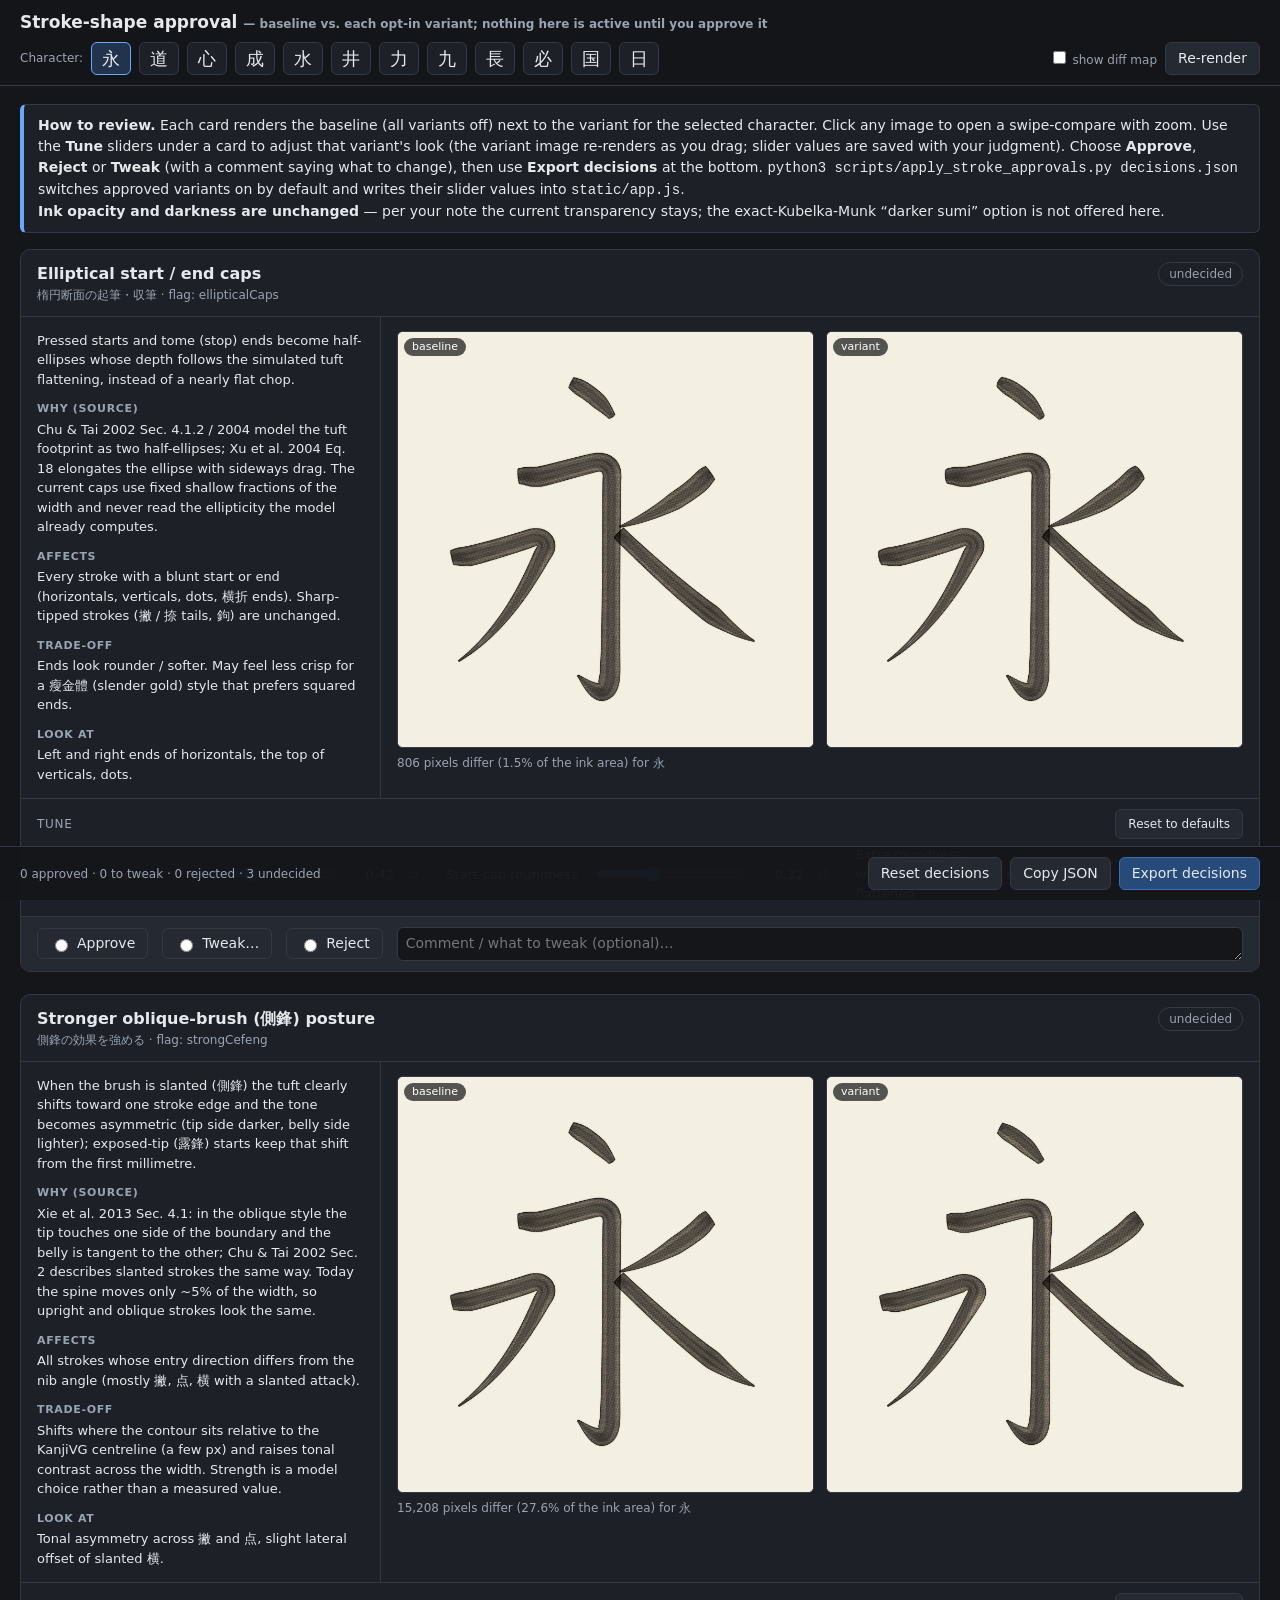
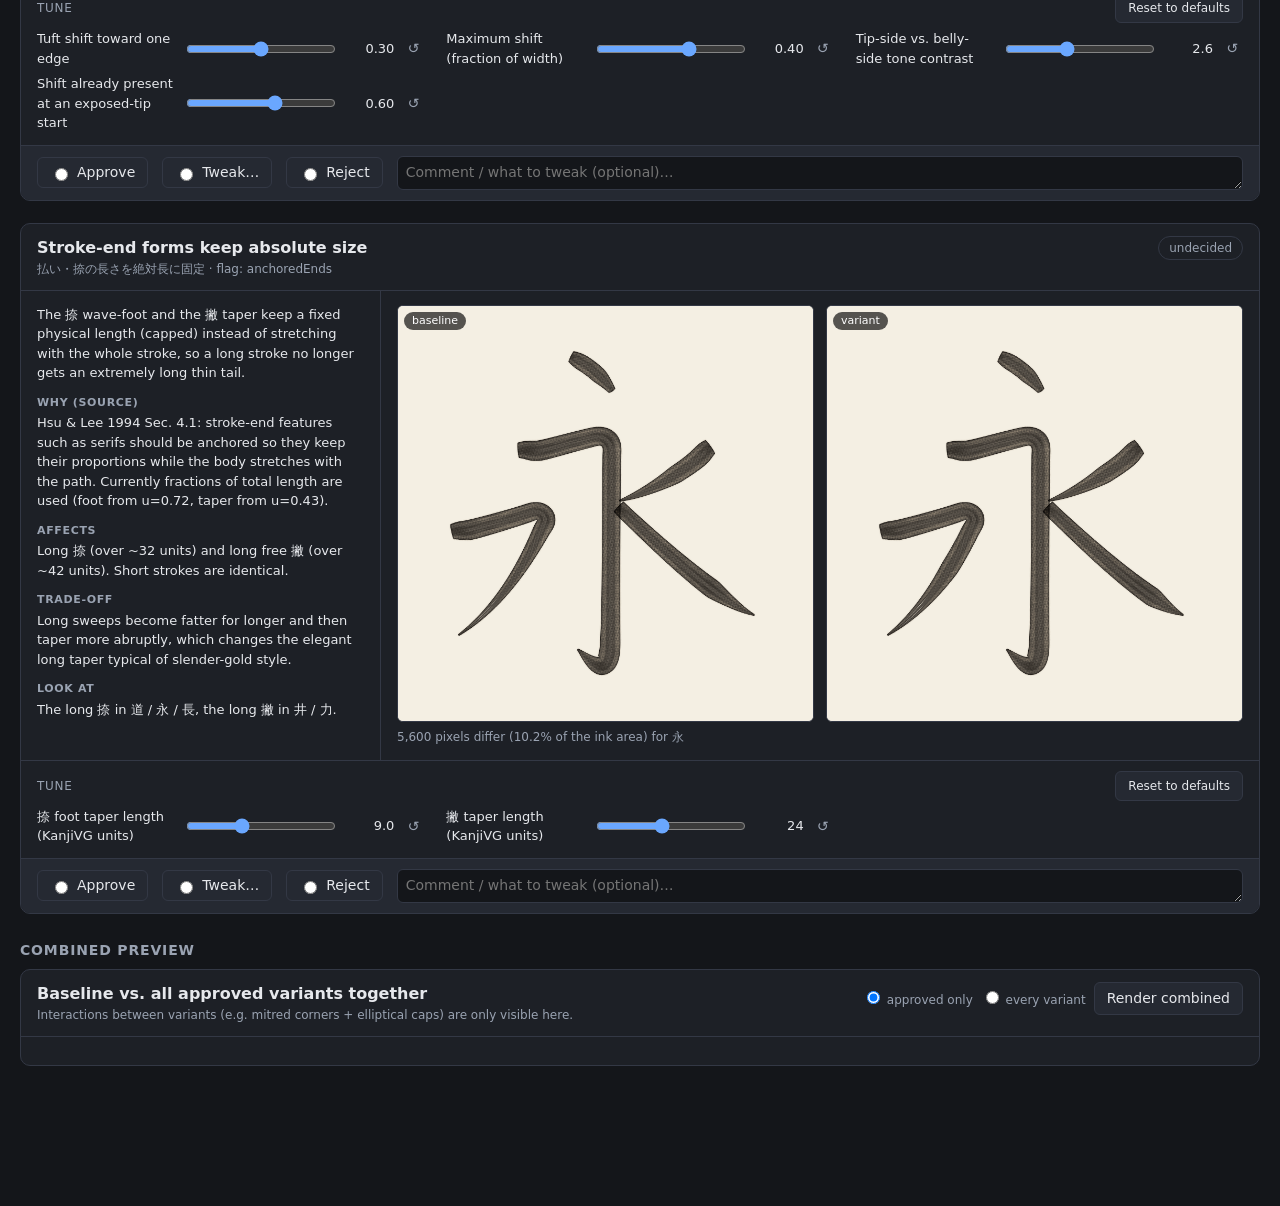
<file: stroke_approval.html>
<!DOCTYPE html>
<html lang="en">
<head>
<meta charset="utf-8">
<title>Stroke-shape approval</title>
<meta name="viewport" content="width=device-width, initial-scale=1">
<style>
  :root {
    --bg: #14161a; --panel: #1d2026; --panel2: #252932; --line: #333845; --text: #e6e8ec; --muted: #9aa3b2;
    --ok: #3fb97a; --no: #e0605e; --tweak: #e0a93f; --accent: #6aa7ff; --paper: #f4efe3;
  }
  * { box-sizing: border-box; }
  body { margin: 0; background: var(--bg); color: var(--text); font: 14px/1.5 system-ui, -apple-system, "Segoe UI", sans-serif; }
  header { position: sticky; top: 0; z-index: 20; background: rgba(20,22,26,.96); border-bottom: 1px solid var(--line); padding: 10px 20px; }
  header h1 { margin: 0 0 6px; font-size: 17px; font-weight: 600; }
  .row { display: flex; flex-wrap: wrap; gap: 8px; align-items: center; }
  .chip { border: 1px solid var(--line); background: var(--panel); color: var(--text); border-radius: 6px; padding: 3px 10px; cursor: pointer; font-size: 18px; line-height: 1.4; }
  .chip.active { border-color: var(--accent); background: #22344d; }
  .small { font-size: 12px; color: var(--muted); }
  button, select, input[type=text], textarea { font: inherit; }
  button.btn { background: var(--panel2); color: var(--text); border: 1px solid var(--line); border-radius: 6px; padding: 5px 12px; cursor: pointer; }
  button.btn:hover { border-color: var(--accent); }
  button.btn.primary { background: #264a7a; border-color: #3a6db3; }
  main { max-width: 1280px; margin: 0 auto; padding: 18px 20px 120px; }
  .note { background: var(--panel); border: 1px solid var(--line); border-left: 4px solid var(--accent); border-radius: 6px; padding: 10px 14px; margin-bottom: 16px; }
  .card { background: var(--panel); border: 1px solid var(--line); border-radius: 10px; margin-bottom: 22px; overflow: hidden; }
  .card.ok { border-color: var(--ok); } .card.no { border-color: var(--no); } .card.tweak { border-color: var(--tweak); }
  .card-head { padding: 12px 16px; border-bottom: 1px solid var(--line); display: flex; justify-content: space-between; gap: 12px; align-items: flex-start; flex-wrap: wrap; }
  .card-head h2 { margin: 0; font-size: 16px; }
  .card-head .jp { color: var(--muted); font-size: 12px; }
  .status { font-size: 12px; padding: 2px 10px; border-radius: 99px; border: 1px solid var(--line); color: var(--muted); }
  .status.ok { color: var(--ok); border-color: var(--ok); } .status.no { color: var(--no); border-color: var(--no); } .status.tweak { color: var(--tweak); border-color: var(--tweak); }
  .card-body { display: grid; grid-template-columns: 360px 1fr; gap: 0; }
  @media (max-width: 1000px) { .card-body { grid-template-columns: 1fr; } }
  .info { padding: 14px 16px; border-right: 1px solid var(--line); font-size: 13px; }
  .info h4 { margin: 12px 0 2px; font-size: 11px; text-transform: uppercase; letter-spacing: .06em; color: var(--muted); }
  .info p { margin: 0; }
  .views { padding: 14px 16px; }
  .pair { display: grid; grid-template-columns: 1fr 1fr; gap: 12px; }
  .pair.three { grid-template-columns: 1fr 1fr 1fr; }
  .view { position: relative; background: var(--paper); border-radius: 6px; overflow: hidden; border: 1px solid var(--line); cursor: zoom-in; }
  .view canvas { display: block; width: 100%; height: auto; }
  .view .tag { position: absolute; left: 6px; top: 6px; background: rgba(0,0,0,.65); color: #fff; font-size: 11px; padding: 1px 8px; border-radius: 99px; pointer-events: none; }
  .view .busy { position: absolute; inset: 0; display: flex; align-items: center; justify-content: center; background: rgba(244,239,227,.85); color: #555; font-size: 13px; }
  .controls { display: flex; flex-wrap: wrap; gap: 14px; align-items: center; padding: 10px 16px; border-top: 1px solid var(--line); background: var(--panel2); }
  .controls label.radio { display: inline-flex; align-items: center; gap: 6px; cursor: pointer; padding: 4px 12px; border: 1px solid var(--line); border-radius: 6px; }
  .controls label.radio.ok.sel { background: rgba(63,185,122,.18); border-color: var(--ok); }
  .controls label.radio.no.sel { background: rgba(224,96,94,.18); border-color: var(--no); }
  .controls label.radio.tweak.sel { background: rgba(224,169,63,.18); border-color: var(--tweak); }
  .controls input[type=radio] { accent-color: var(--accent); }
  textarea { flex: 1 1 260px; min-height: 34px; background: var(--bg); color: var(--text); border: 1px solid var(--line); border-radius: 6px; padding: 5px 8px; resize: vertical; }
  footer { position: fixed; left: 0; right: 0; bottom: 0; background: rgba(20,22,26,.97); border-top: 1px solid var(--line); padding: 10px 20px; z-index: 30; }
  #modal { position: fixed; inset: 0; background: rgba(0,0,0,.88); z-index: 100; display: none; flex-direction: column; }
  #modal.open { display: flex; }
  #modalBar { padding: 8px 16px; display: flex; gap: 10px; align-items: center; border-bottom: 1px solid var(--line); }
  #modalScroll { flex: 1; overflow: auto; padding: 16px; }
  #cmp { position: relative; display: inline-block; background: var(--paper); user-select: none; }
  #cmp canvas { display: block; }
  #cmp .top { position: absolute; left: 0; top: 0; }
  #cmpLine { position: absolute; top: 0; bottom: 0; width: 2px; background: #ff5da2; pointer-events: none; }
  h3.sec { margin: 26px 0 8px; font-size: 14px; color: var(--muted); text-transform: uppercase; letter-spacing: .06em; }
  .stat { font-size: 12px; color: var(--muted); margin-top: 6px; }
  .tune { padding: 10px 16px 12px; border-top: 1px solid var(--line); }
  .tune-head { display: flex; align-items: center; gap: 10px; margin-bottom: 6px; font-size: 12px; color: var(--muted); text-transform: uppercase; letter-spacing: .06em; }
  .tune-head .mod { color: var(--tweak); text-transform: none; letter-spacing: 0; }
  .tune-grid { display: grid; grid-template-columns: repeat(auto-fill, minmax(330px, 1fr)); gap: 6px 22px; }
  .tune-row { display: grid; grid-template-columns: 1fr 150px 52px 22px; align-items: center; gap: 8px; font-size: 13px; }
  .tune-row input[type=range] { width: 100%; accent-color: var(--accent); }
  .tune-row .val { font-variant-numeric: tabular-nums; text-align: right; }
  .tune-row .val.changed { color: var(--tweak); font-weight: 600; }
  .tune-row button { background: none; border: 0; color: var(--muted); cursor: pointer; padding: 0; font-size: 14px; }
  .tune-row button:hover { color: var(--text); }
</style>
</head>
<body>
<header>
  <h1>Stroke-shape approval <span class="small">&mdash; baseline vs. each opt-in variant; nothing here is active until you approve it</span></h1>
  <div class="row">
    <span class="small">Character:</span>
    <span id="chars" class="row"></span>
    <span style="flex:1"></span>
    <label class="small"><input type="checkbox" id="showDiff"> show diff map</label>
    <button class="btn" id="rerender">Re-render</button>
  </div>
</header>

<main>
  <div class="note">
    <b>How to review.</b> Each card renders the baseline (all variants off) next to the variant for the selected character.
    Click any image to open a swipe-compare with zoom. Use the <b>Tune</b> sliders under a card to adjust that variant's look (the variant
    image re-renders as you drag; slider values are saved with your judgment). Choose <b>Approve</b>, <b>Reject</b> or <b>Tweak</b> (with a comment saying what to change),
    then use <b>Export decisions</b> at the bottom. <code>python3 scripts/apply_stroke_approvals.py decisions.json</code> switches approved variants on by default and writes their slider values into <code>static/app.js</code>.<br>
    <b>Ink opacity and darkness are unchanged</b> &mdash; per your note the current transparency stays; the exact-Kubelka-Munk &ldquo;darker sumi&rdquo; option is not offered here.
  </div>

  <div id="cards"></div>

  <h3 class="sec">Combined preview</h3>
  <div class="card" id="combined">
    <div class="card-head">
      <div><h2>Baseline vs. all <span id="combLabel">approved</span> variants together</h2>
        <div class="small">Interactions between variants (e.g. mitred corners + elliptical caps) are only visible here.</div></div>
      <div class="row">
        <label class="small"><input type="radio" name="combMode" value="approved" checked> approved only</label>
        <label class="small"><input type="radio" name="combMode" value="all"> every variant</label>
        <button class="btn" id="renderCombined">Render combined</button>
      </div>
    </div>
    <div class="views"><div class="pair" id="combPair"></div></div>
  </div>
</main>

<footer>
  <div class="row">
    <span id="summary" class="small"></span>
    <span style="flex:1"></span>
    <button class="btn" id="resetAll">Reset decisions</button>
    <button class="btn" id="copyJson">Copy JSON</button>
    <button class="btn primary" id="downloadJson">Export decisions</button>
  </div>
</footer>

<div id="modal">
  <div id="modalBar">
    <b id="modalTitle"></b>
    <span class="small">drag the pink line or move the slider &middot; left = baseline, right = variant</span>
    <span style="flex:1"></span>
    <label class="small">zoom <select id="zoom"><option value="0.5">50%</option><option value="1" selected>100%</option><option value="2">200%</option><option value="3">300%</option></select></label>
    <label class="small">split <input type="range" id="split" min="0" max="100" value="50"></label>
    <button class="btn" id="closeModal">Close (Esc)</button>
  </div>
  <div id="modalScroll"><div id="cmp"><canvas id="cmpA"></canvas><canvas id="cmpB" class="top"></canvas><div id="cmpLine"></div></div></div>
</div>

<script>/**
 * 漢字構造・部首ドリルダウン探索器 フロントエンド制御スクリプト
 * 100% 日本語UI、CHISE IDS・KanjiVG・Unicodeブロック統合、双方向連動ホバー、
 * マウスホイール階層切替、多要素逆引き（ids-find）対応
 */

// =============================================================================
// 1. 定数
// =============================================================================

// IDC 演算子日本語メタデータ
const IDC_OPERATORS = {
  "⿰": { name: "左右構造", short: "左右", parts: ["左", "右"] },
  "⿱": { name: "上下構造", short: "上下", parts: ["上", "下"] },
  "⿲": { name: "左中右構造", short: "左中右", parts: ["左", "中", "右"] },
  "⿳": { name: "上中下構造", short: "上中下", parts: ["上", "中", "下"] },
  "⿴": { name: "全包囲構造(国構え等)", short: "全包囲", parts: ["外囲", "内側"] },
  "⿵": { name: "上三方包囲(同構え等)", short: "上包囲", parts: ["上囲", "内側"] },
  "⿶": { name: "下三方包囲(凶構え等)", short: "下包囲", parts: ["下囲", "内側"] },
  "⿷": { name: "左三方包囲(区構え等)", short: "左包囲", parts: ["左囲", "内側"] },
  "⿸": { name: "左上包囲(垂れ)", short: "左上包囲", parts: ["垂れ", "内側"] },
  "⿹": { name: "右上包囲(包み構え)", short: "右上包囲", parts: ["包み", "内側"] },
  "⿺": { name: "左下包囲(繞・にょう)", short: "左下包囲", parts: ["繞", "内側"] },
  "⿻": { name: "重ね・交差構造", short: "重ね", parts: ["要素1", "要素2"] },
  "⿼": { name: "右三方包囲", short: "右包囲", parts: ["右囲", "内側"] },
  "⿽": { name: "右下包囲", short: "右下包囲", parts: ["右下囲", "内側"] },
  "⿾": { name: "反転(鏡像)", short: "反転", parts: ["反転対象"] },
  "⿿": { name: "回転", short: "回転", parts: ["回転対象"] }
};

// =============================================================================
// 2. アプリケーション状態管理
// =============================================================================

const state = {
  currentChar: "中",
  history: ["中"],
  historyIndex: 0,
  activeDisplayMode: "kvg", // 'kvg' (KanjiVG筆画表示 - デフォルト), 'mincho' (明朝体印刷書体)
  lockedPath: null,         // 段階的ロック階層パス (例: null, "0.0", "0.0.0")
  activeStructureIndex: 0,
  charData: null,
  hoveredPath: null,
  hoveredAncestors: [],
  wheelIndex: 0,
  findChips: new Set(["中"]),
  wordsData: null,
  wordsFilter: {
    position: "all",
    tier: "all",
    keyword: "",
    scope: "all"
  },
  theme: (typeof localStorage !== "undefined" && localStorage.getItem("kanji_theme")) || "light"
};

// Each panel owns one request scope. Aborting saves work; the identity check
// also rejects stale completions when cancellation arrives too late.
function createRequestScope() {
  let current = null;
  return {
    begin() {
      if (current) current.abort();
      const controller = new AbortController();
      current = controller;
      return {
        signal: controller.signal,
        isCurrent: () => current === controller && !controller.signal.aborted
      };
    }
  };
}

const characterRequests = createRequestScope();
const findRequests = createRequestScope();
const wordsRequests = createRequestScope();

/**
 * HTML/SVG属性値のエスケープ
 */
function escapeAttr(str) {
  if (!str) return "";
  return String(str)
    .replace(/&/g, "&amp;")
    .replace(/"/g, "&quot;")
    .replace(/'/g, "&#39;")
    .replace(/</g, "&lt;")
    .replace(/>/g, "&gt;");
}

// =============================================================================
// 3. ユーティリティ関数群
// =============================================================================

/**
 * コードポイント表記（U+XXXX, uXXXX, 0xXXXX, 4〜6桁16進数）かどうかを判定
 */
function isCodepointNotation(token) {
  if (!token || typeof token !== "string") return false;
  return /^(?:[Uu][+\s]|0[xX])/.test(token)
    || /^(?:[Uu][0-9a-fA-F]{1,6}|[0-9a-fA-F]{4,6})$/.test(token);
}

/**
 * CHISE外字実体参照表記（&...; または CDP-XXXX 等の裸表記）かどうかを判定
 */
function isEntityNotation(token) {
  if (!token || typeof token !== "string") return false;
  return /^&[0-9A-Za-z_+.'-]+;?$/.test(token)
    || /^(?:CDP|GT|MJ|M|C[1-7]|J90|CB|HZK|SW-JIGUGE)-[0-9A-Za-z_+.'-]+$/i.test(token);
}

/**
 * CHISE外字実体参照やUnicode文字を適切なHTML要素として描画
 */
function renderGlyphHTML(token, cssClass = "") {
  if (!token) return "";
  const isEntity = isEntityNotation(token);
  const entityToken = isEntity ? `&${token.replace(/^&|;$/g, "")};` : token;
  const safeCls = escapeAttr(cssClass);
  const safeTok = escapeAttr(entityToken);
  if (isEntity) {
    const safeSrc = `/api/glyph?c=${encodeURIComponent(entityToken)}`;
    return `<img src="${safeSrc}" class="entity-glyph-img ${safeCls}" alt="${safeTok}" onerror="this.outerHTML='<span class=\\'kanji-text\\'>${safeTok}</span>'">`;
  }
  return `<span class="kanji-text ${safeCls}">${safeTok}</span>`;
}

/**
 * コードポイントを16進表記文字列または実体識別子に変換
 */
function getCodepointHex(char) {
  if (!char) return "";
  if (isEntityNotation(char)) {
    const body = char.replace(/^&|;$/g, "");
    const match = body.match(/^(CDP|GT|MJ|M|C[1-7]|J90|CB|HZK|SW-JIGUGE)-(.+)$/i);
    if (match) {
      const parts = match[2].split("-").map(p => /^[0-9a-fA-F]{4,6}$/.test(p) ? p.toUpperCase() : p);
      return `${match[1].toUpperCase()}-${parts.join("-")}`;
    }
    return body;
  }
  if (isCodepointNotation(char)) {
    const m = char.match(/^(?:[Uu](?:\+|\s+)?|0[xX])([0-9a-fA-F]+)$/) || char.match(/^([0-9a-fA-F]{4,6})$/);
    if (m) {
      const cp = parseInt(m[1], 16);
      if (cp <= 0x10FFFF && (cp < 0xD800 || cp > 0xDFFF)) {
        return `U+${cp.toString(16).toUpperCase()}`;
      }
    }
    return char.toUpperCase();
  }
  if (Array.from(char).length === 1) {
    try {
      const cp = char.codePointAt(0);
      return `U+${cp.toString(16).toUpperCase()}`;
    } catch (e) {
      return char;
    }
  }
  return "未詳";
}

function tokenizeIds(idsStr) {
  return idsStr ? (idsStr.match(/&[^;\s]+;|[\s\S]/gu) || []) : [];
}

function renderIdsHTML(idsStr, highlightKeywords = []) {
  if (!idsStr) return "";
  const hlSet = new Set((highlightKeywords || []).map(k => k.trim()));
  return tokenizeIds(idsStr).map(tok => {
    const isHl = hlSet.has(tok) || (tok.startsWith("&") && hlSet.has(tok.slice(1, -1)));
    const html = tok in IDC_OPERATORS
      ? `<span class="ids-operator" title="${IDC_OPERATORS[tok].name}">${escapeAttr(tok)}</span>`
      : renderGlyphHTML(tok);
    return isHl ? `<span class="result-ids-highlight">${html}</span>` : html;
  }).join("");
}

// =============================================================================
// 4. データ取得 & 検査ロジック
// =============================================================================

/**
 * 指定文字の構文解析およびメタデータをロード
 * @param {string} charOrToken - 調査対象の漢字または文字トークン
 * @param {boolean} recordHistory - 探索履歴に記録するかどうか
 * @param {string} altIds - 構造切替時のカスタムIDS指定（省略時は標準構造）
 */
async function inspectCharacter(charOrToken, recordHistory = true, altIds = "") {
  if (!charOrToken) return;
  const token = charOrToken.trim();
  if (!token) return;

  const request = characterRequests.begin();

  const idcRegex = /^[⿰⿱⿲⿳⿴⿵⿶⿷⿸⿹⿺⿻⿼⿽⿾⿿]/;
  const isCodepoint = isCodepointNotation(token);
  const isEntity = isEntityNotation(token);
  const isIdc = idcRegex.test(token);

  let effectiveToken = token;
  if (!isCodepoint && !isEntity && !isIdc) {
    const chars = Array.from(token.replace(/\s+/g, ""));
    if (chars.length > 1) {
      if (recordHistory && !altIds) {
        if (state.historyIndex < state.history.length - 1) {
          state.history = state.history.slice(0, state.historyIndex + 1);
        }
        const sequenceStart = state.history.length - (state.history.at(-1) === chars[0] ? 1 : 0);
        chars.forEach(ch => {
          if (state.history[state.history.length - 1] !== ch) {
            state.history.push(ch);
          }
        });
        state.historyIndex = sequenceStart;
      }
      effectiveToken = chars[0];
    }
  }

  // 履歴更新（構造切替時は新規文字扱いとしない）
  if (recordHistory && !altIds && effectiveToken === token) {
    if (state.historyIndex < state.history.length - 1) {
      state.history = state.history.slice(0, state.historyIndex + 1);
    }
    if (state.history[state.history.length - 1] !== effectiveToken) {
      state.history.push(effectiveToken);
      state.historyIndex = state.history.length - 1;
    }
  }

  updateBreadcrumbsUI();

  // APIリクエスト（/api/char?q=...&alt_ids=...）
  let data = null;
  try {
    const queryUrl = `/api/char?q=${encodeURIComponent(effectiveToken)}${altIds ? '&alt_ids=' + encodeURIComponent(altIds) : ''}`;
    const response = await fetch(queryUrl, { signal: request.signal });
    if (response.ok) {
      data = await response.json();
    }
  } catch (err) {
    if (!request.isCurrent()) return;
    console.warn("文字情報を取得できませんでした:", err);
  }

  // JSON解析中に開始された新しい調査も優先する。
  if (!request.isCurrent()) return;
  if (!data) {
    data = {
      unavailable: true,
      meta: {
        char: effectiveToken, literal: effectiveToken,
        codepoint: (!isCodepoint && !isEntity && !isIdc && Array.from(effectiveToken).length === 1) ? getCodepointHex(effectiveToken) : "未詳",
        tier: "情報取得不可", stroke_count: null, radical: "部首未詳",
        badges: ["文字情報を取得できませんでした。再度調査してください。"]
      },
      alternatives: [], tree: null, visual: { has_kanjivg: false }
    };
  }

  state.charData = data;
  state.lockedPath = null;

  if (!altIds) {
    state.currentChar = data.meta?.char || data.meta?.literal || effectiveToken;
    if (!data.unavailable && recordHistory && effectiveToken === token && state.historyIndex >= 0 && state.historyIndex < state.history.length) {
      state.history[state.historyIndex] = state.currentChar;
      if (state.historyIndex > 0 && state.history[state.historyIndex - 1] === state.currentChar) {
        state.history.splice(state.historyIndex, 1);
        state.historyIndex--;
      }
      updateBreadcrumbsUI();
    }
    if (!data.unavailable) {
      state.findChips = new Set([state.currentChar]);
      renderFindChips();
    }
    state.activeStructureIndex = 0;
  } else {
    state.currentChar = data.meta?.char || data.meta?.literal || state.currentChar || effectiveToken;
    const alts = data.alternatives || [];
    const matchIdx = alts.findIndex(a => a.ids === altIds);
    if (matchIdx >= 0) {
      state.activeStructureIndex = matchIdx;
    }
  }

  updateLockControllerUI();
  resetHud();

  // 表示モード制御: KanjiVG筆画データの有無に応じてトグルボタンの状態を同期
  const hasKvg = !!(data.visual && data.visual.has_kanjivg);
  const btnKvg = document.getElementById("btnModeKvg");
  const btnMincho = document.getElementById("btnModeMincho");

  if (!hasKvg) {
    state.activeDisplayMode = "mincho";
    if (btnKvg) {
      btnKvg.disabled = true;
      btnKvg.classList.remove("active");
      btnKvg.title = "この文字のKanjiVG筆画データは未収録です(明朝体印刷書体で表示)";
    }
    if (btnMincho) {
      btnMincho.classList.add("active");
      btnMincho.title = "印刷書体表示(明朝体)";
    }
  } else {
    if (btnKvg) {
      btnKvg.disabled = false;
      btnKvg.title = "筆画表示(KanjiVGベクター・筆画単位ハイライト - デフォルト)";
      if (state.activeDisplayMode === "kvg") {
        btnKvg.classList.add("active");
        if (btnMincho) btnMincho.classList.remove("active");
      }
    }
    if (btnMincho && state.activeDisplayMode === "mincho") {
      btnMincho.classList.add("active");
      if (btnKvg) btnKvg.classList.remove("active");
    }
  }

  // 画面レンダリング更新
  renderCanvas();
  renderAttributeCard();
  renderStructureSelector();
  renderIdsTokens();
  renderRecursiveTree();

  if (!data.unavailable) {
    // 逆引き検索を連動更新
    executeFindSearch();

    // 収録熟語・語彙検索を連動更新
    loadWordsForCurrentKanji();
  }
}

/**
 * 構文解析木から特定パスのノードを検索
 */
function findNodeByPath(node, targetPath) {
  if (!node || !targetPath) return null;
  if (node.path === targetPath) return node;
  if (node.children && node.children.length > 0) {
    for (const child of node.children) {
      const found = findNodeByPath(child, targetPath);
      if (found) return found;
    }
  }
  return null;
}

/**
 * KanjiVG グループ要素（漢字・部首）に対応する構文木パスをスマート探索
 */
function findTreePathForElement(treeNode, elementChar, searchPathPrefix = "") {
  if (!treeNode || !elementChar) return null;

  // 1. 接頭辞スコープ内の優先探索
  if (searchPathPrefix && searchPathPrefix !== "0") {
    const subRoot = findNodeByPath(treeNode, searchPathPrefix);
    if (subRoot) {
      const found = searchSubtree(subRoot);
      if (found) return found;
    }
    // 接頭辞スコープが指定されている場合、他コンポーネントの同名要素への誤マッチ（スコープ逸脱）を防ぐためnullを返す
    return null;
  }

  // 2. 木全体からの探索（スコープ未指定時のみ）
  return searchSubtree(treeNode);

  function searchSubtree(node) {
    if (!node) return null;
    if (node.char === elementChar || node.raw_char === elementChar) {
      return node.path;
    }
    if (node.children && node.children.length > 0) {
      for (const child of node.children) {
        const p = searchSubtree(child);
        if (p) return p;
      }
    }
    return null;
  }
}

// =============================================================================
// 5. 左カラム: キャンバス描画 & インタラクティブホバー
// =============================================================================

/**
 * キャンバスおよびツリー要素のロック中表示クラスを同期更新
 */
function updateCanvasLockClasses() {
  const container = document.getElementById("canvasSvgContainer");
  const lockedPath = state.lockedPath;

  if (container) {
    const roots = container.querySelectorAll(".kvg-root");
    roots.forEach(root => {
      root.classList.toggle("has-locked-scope", !!lockedPath);
    });

    container.querySelectorAll(".component-vector-layer").forEach(layer => {
      const lPath = layer.getAttribute("data-path");
      layer.classList.toggle("locked-scope", !!(lockedPath && lPath === lockedPath));
    });

    container.querySelectorAll(".kvg-group:not(.component-vector-layer)[data-path]").forEach(g => {
      const gPath = g.getAttribute("data-path") || "";
      const inScope = !!(lockedPath && (gPath === lockedPath || gPath.startsWith(lockedPath + ".")));
      g.classList.toggle("locked-scope", inScope);
      g.classList.toggle("locked-target", !!(lockedPath && gPath === lockedPath));
    });
  }

  document.querySelectorAll(".tree-node-card").forEach(card => {
    const cPath = card.getAttribute("data-path");
    card.classList.toggle("locked-node", !!(lockedPath && cPath === lockedPath));
  });

  if (typeof refreshCalligraphySumiCanvas === "function") {
    refreshCalligraphySumiCanvas();
  }
}

/**
 * 段階的ロック階層探索コントローラーUIの更新
 */
function updateLockControllerUI() {
  const badge = document.getElementById("depthStatusBadge");
  const btnStepUp = document.getElementById("btnLockStepUp");
  const btnReset = document.getElementById("btnResetLock");
  const trail = document.getElementById("depthLockTrail");

  if (!badge || !trail) return;

  if (!state.lockedPath) {
    badge.textContent = "第1階層(直接構成)";
    badge.className = "depth-status-badge level-1";
    if (btnStepUp) btnStepUp.disabled = true;
    if (btnReset) btnReset.disabled = true;
    trail.innerHTML = '<span class="depth-lock-hint">※ 第1階層の構成部品をクリックで固定・逆引き検索、「選択解除」で解除</span>';
    return;
  }

  const lockedNode = findNodeByPath(state.charData?.tree, state.lockedPath);
  const lockedDepth = state.lockedPath.split(".").length - 1;
  const hasChildren = lockedNode && Array.isArray(lockedNode.children) && lockedNode.children.length > 0;

  if (btnStepUp) btnStepUp.disabled = false;
  if (btnReset) btnReset.disabled = false;

  badge.className = "depth-status-badge is-locked";
  const charName = lockedNode?.char || lockedNode?.raw_char || "部品";
  badge.innerHTML = hasChildren
    ? `第${lockedDepth + 1}階層(${renderGlyphHTML(charName)}の内部)`
    : `第${lockedDepth}階層(末端部品: ${renderGlyphHTML(charName)})`;

  // 祖先パンくずリスト描画
  trail.innerHTML = "";
  const parts = state.lockedPath.split(".");
  const ancestorPaths = [];
  for (let i = 2; i <= parts.length; i++) {
    ancestorPaths.push(parts.slice(0, i).join("."));
  }

  ancestorPaths.forEach((p, idx) => {
    if (idx > 0) {
      const sep = document.createElement("span");
      sep.className = "depth-trail-sep";
      sep.textContent = "→";
      trail.appendChild(sep);
    }

    const n = findNodeByPath(state.charData?.tree, p);
    const d = p.split(".").length - 1;
    const chip = document.createElement("button");
    chip.type = "button";
    chip.className = "depth-trail-chip" + (p === state.lockedPath ? " active" : "");
    const chipChar = n?.char || n?.raw_char || n?.role_label || "部品";
    chip.innerHTML = `第${d}階層: ${renderGlyphHTML(chipChar)}`;
    chip.title = `第${d}階層「${chipChar}」にスコープを切り替えます`;
    chip.addEventListener("click", () => {
      lockComponentScope(p);
    });
    trail.appendChild(chip);
  });

  // 単体調査ボタン
  if (lockedNode && lockedNode.char && lockedNode.char !== state.currentChar) {
    const btnOpenMain = document.createElement("button");
    btnOpenMain.type = "button";
    btnOpenMain.className = "btn-open-locked-main";
    btnOpenMain.id = "btnOpenLockedMain";
    btnOpenMain.innerHTML = `「${renderGlyphHTML(lockedNode.char)}」を単体調査 →`;
    btnOpenMain.title = `「${lockedNode.char}」を主文字として詳細分解します`;
    btnOpenMain.addEventListener("click", () => {
      inspectCharacter(lockedNode.char);
    });
    trail.appendChild(btnOpenMain);
  }
}

/**
 * 指定パスの部品を探索スコープとして固定（ロック）
 */
function lockComponentScope(path) {
  if (!path || path === "0") {
    resetLockedScope();
    return;
  }

  state.lockedPath = path;
  const node = findNodeByPath(state.charData?.tree, path);

  // 右カラム逆引き検索をロック部品に連動
  const targetChar = node ? (node.char || node.raw_char) : null;
  if (targetChar) {
    state.findChips = new Set([targetChar]);
    renderFindChips();
    executeFindSearch();
  }

  applyHitTestDepth();
  updateLockControllerUI();
  clearComponentHover();
}

/**
 * 選択固定を解除して第1階層探索へリセット
 */
function resetLockedScope() {
  state.lockedPath = null;
  state.findChips = new Set([state.currentChar]);
  renderFindChips();
  executeFindSearch();
  applyHitTestDepth();
  updateLockControllerUI();
  clearComponentHover();
}

/**
 * 1つ上の祖先階層へ戻る
 */
function stepLockScopeUp() {
  if (!state.lockedPath) return;
  const parts = state.lockedPath.split(".");
  if (parts.length > 2) {
    parts.pop();
    const parentPath = parts.join(".");
    lockComponentScope(parentPath);
  } else {
    resetLockedScope();
  }
}

/**
 * 段階的ロック階層に基づくヒットテスト適用
 */
function applyHitTestDepth() {
  const container = document.getElementById("canvasSvgContainer");
  if (!container) return;

  const lockedPath = state.lockedPath;
  const lockedNode = lockedPath ? findNodeByPath(state.charData?.tree, lockedPath) : null;
  const hasChildren = lockedNode && Array.isArray(lockedNode.children) && lockedNode.children.length > 0;

  // 1. 明朝体ベクターレイヤー (.component-vector-layer)
  const layers = container.querySelectorAll(".component-vector-layer");
  layers.forEach(layer => {
    const layerPath = layer.getAttribute("data-path") || "";
    const hitboxes = layer.querySelectorAll(".component-layer-hitbox");
    if (hitboxes.length === 0) return;

    let targetPointerEvents = "none";
    if (!lockedPath) {
      // 第1階層部品のみ (root "0" の直接の子: "0.0", "0.1" -> split(".").length === 2)
      const isLevel1 = (layerPath.split(".").length === 2);
      targetPointerEvents = isLevel1 ? "all" : "none";
    } else {
      if (hasChildren) {
        // lockedPath の直接の子要素のみ有効化
        const isDirectChild = layerPath.startsWith(lockedPath + ".") &&
          layerPath.split(".").length === lockedPath.split(".").length + 1;
        targetPointerEvents = isDirectChild ? "all" : "none";
      } else {
        // 末端部品自身のみ有効化（再クリックで単体調査への遷移を可能にする）
        targetPointerEvents = (layerPath === lockedPath) ? "all" : "none";
      }
    }

    hitboxes.forEach(hb => {
      hb.style.pointerEvents = targetPointerEvents;
    });
  });

  // 2. フォールバック用 KanjiVG グループ (.kvg-group[data-path])
  if (layers.length === 0) {
    const kvgGroups = container.querySelectorAll(".kvg-group[data-path]");
    kvgGroups.forEach(g => {
      const gPath = g.getAttribute("data-path") || "";
      if (!lockedPath) {
        let isLevel1 = (gPath.split(".").length === 2);
        if (!isLevel1 && gPath.split(".").length > 2) {
          const l1Path = gPath.split(".").slice(0, 2).join(".");
          const hasL1Ancestor = !!container.querySelector(`.kvg-group[data-path="${l1Path}"]`);
          if (!hasL1Ancestor) {
            isLevel1 = true;
          }
        }
        g.style.pointerEvents = isLevel1 ? "all" : "none";
      } else {
        if (hasChildren) {
          const isDirectChild = gPath.startsWith(lockedPath + ".") &&
            gPath.split(".").length === lockedPath.split(".").length + 1;
          g.style.pointerEvents = isDirectChild ? "all" : "none";
        } else {
          g.style.pointerEvents = (gPath === lockedPath) ? "all" : "none";
        }
      }
    });
  }

  updateCanvasLockClasses();
}

/**
 * キャンバス描画（常に明朝体ベクターSVGをフルサイズ描画）
 */
function renderCanvas() {
  const container = document.getElementById("canvasSvgContainer");
  if (!container || !state.charData) return;
  container.innerHTML = "";

  const visual = state.charData.visual || {};
  const tree = state.charData.tree || {};

  if (state.charData.unavailable) {
    container.textContent = "文字情報を取得できませんでした。再度調査してください。";
    return;
  }
  renderSvgInto(container, visual, tree);
  applyHitTestDepth();
}

/* =============================================================================
   瘦金體（Slender Gold Calligraphy）数理運筆エンジン (Jiucheng / Slender Physics)
   ============================================================================= */

const DEFAULT_SLENDER_PHYSICS = {
  thickness: 0.86,
  tonStrength: 1.08,
  waistRatio: 0.80,
  nibAngleDeg: -40,
  kasureAmount: 0.30,
  minTaperRatio: 0.10,
  // Physically-based Xuan paper, D2Q9 LBM ink dispersion, bristle & Kubelka-Munk optical parameters
  paperGrainIntensity: 1.35,
  coffeeRingIntensity: 1.45,
  nijimiIntensity: 1.40,
  bristleStriationIntensity: 1.35,
  dwellPoolingIntensity: 1.40,
  kmTransmittanceContrast: 1.35,
  glueChromaticWarmth: 1.25,
  // Physically-based traditional Chinese brush (Jianhao tuft, Cefeng posture, Elastica plasticity, WetBrush reservoir)
  coreMantleContrast: 1.35,
  cefengObliqueIntensity: 1.30,
  tuftPlasticityElasticity: 1.25,
  reservoirCompressionSqueeze: 1.35
};

const SLENDER_PHYSICS = { ...DEFAULT_SLENDER_PHYSICS };

/**
 * Stroke-shape variants reviewed in stroke_approval.html (decisions recorded in approvals/). Approved variants default
 * to true; each flag can still be toggled independently at runtime to compare against the previous look.
 *  - anchoredEnds:   stroke-end forms keep absolute lengths instead of stretching with stroke length (Hsu & Lee 1994 Sec. 4.1)
 *  - ellipticalCaps: start/end caps follow the tuft cross-section ellipticity (Chu & Tai 2002 Sec. 4.1.2; Xu et al. 2004 Eq. 18)
 *  - strongCefeng:   oblique (Cefeng) posture visibly shifts the tuft toward one stroke edge (Xie et al. 2013 Sec. 4.1)
 */
const STROKE_VARIANTS = {
  anchoredEnds: true,
  ellipticalCaps: true,
  strongCefeng: true
};

/*
 * Per-variant look parameters. Each block is a flat `key: number` list so stroke_approval.html can expose it as
 * sliders and scripts/apply_stroke_approvals.py can write reviewed values back. STROKE_VARIANT_TUNING maps variant
 * id -> block. Values are read at render time, so changing a block and re-rendering is enough.
 */
const ANCHORED_ENDS_TUNING = {
  naFootLen: 9.0,       // KanjiVG units (box = 109): length of the na (捺) foot taper
  sweepLen: 24.0        // KanjiVG units: length of the harai (撇) taper
};

const ELLIPTICAL_CAPS_TUNING = {
  exitDepth: 0.42,      // exit-cap depth as a fraction of the half width (round tuft)
  entryDepth: 0.32,     // entry-cap depth as a fraction of the half width
  ellipticityGain: 0.32 // extra depth per unit of tuft flattening (ellipticity - 1)
};

const STRONG_CEFENG_TUNING = {
  shiftGain: 0.30,      // lateral tuft shift per unit of obliqueness
  shiftCap: 0.40,       // maximum shift as a fraction of the stroke width
  toneGain: 2.6,        // tip-edge vs. belly-edge tone asymmetry multiplier
  entryFloor: 0.6       // share of the shift kept at an exposed-tip (lufeng) entry
};

const STROKE_VARIANT_TUNING = {
  anchoredEnds: ANCHORED_ENDS_TUNING,
  ellipticalCaps: ELLIPTICAL_CAPS_TUNING,
  strongCefeng: STRONG_CEFENG_TUNING
};

function getStrokeVariantKey() {
  return Object.keys(STROKE_VARIANTS).map(k => (STROKE_VARIANTS[k] ? "1" : "0")).join("");
}

const INK_PHYSICS_PRESETS = {
  standard: {
    label: "標準（生宣・兼毫中鋒）",
    values: { ...DEFAULT_SLENDER_PHYSICS }
  },
  raw_xuan: {
    label: "生宣・濃墨滲み（強め）",
    values: {
      ...DEFAULT_SLENDER_PHYSICS,
      paperGrainIntensity: 1.65,
      coffeeRingIntensity: 1.85,
      nijimiIntensity: 1.90,
      bristleStriationIntensity: 1.40,
      dwellPoolingIntensity: 1.75,
      kmTransmittanceContrast: 1.55,
      glueChromaticWarmth: 1.45,
      coreMantleContrast: 1.45,
      cefengObliqueIntensity: 1.35,
      tuftPlasticityElasticity: 1.30,
      reservoirCompressionSqueeze: 1.65,
      kasureAmount: 0.26
    }
  },
  sized_feibai: {
    label: "熟宣・渇筆飛白（掠れ強調）",
    values: {
      ...DEFAULT_SLENDER_PHYSICS,
      paperGrainIntensity: 1.70,
      coffeeRingIntensity: 1.20,
      nijimiIntensity: 0.75,
      bristleStriationIntensity: 1.95,
      dwellPoolingIntensity: 1.25,
      kmTransmittanceContrast: 1.50,
      glueChromaticWarmth: 1.15,
      coreMantleContrast: 1.75,
      cefengObliqueIntensity: 1.60,
      tuftPlasticityElasticity: 1.55,
      reservoirCompressionSqueeze: 1.20,
      kasureAmount: 0.45
    }
  },
  light_wash: {
    label: "淡墨・水墨階調（高透過）",
    values: {
      ...DEFAULT_SLENDER_PHYSICS,
      paperGrainIntensity: 1.60,
      coffeeRingIntensity: 1.70,
      nijimiIntensity: 1.65,
      bristleStriationIntensity: 1.50,
      dwellPoolingIntensity: 1.65,
      kmTransmittanceContrast: 1.85,
      glueChromaticWarmth: 1.65,
      coreMantleContrast: 1.60,
      cefengObliqueIntensity: 1.40,
      tuftPlasticityElasticity: 1.35,
      reservoirCompressionSqueeze: 1.50,
      kasureAmount: 0.34
    }
  },
  jianhao_cefeng: {
    label: "兼毫・側鋒抑揚（筆勢強調）",
    values: {
      ...DEFAULT_SLENDER_PHYSICS,
      paperGrainIntensity: 1.45,
      coffeeRingIntensity: 1.55,
      nijimiIntensity: 1.45,
      bristleStriationIntensity: 1.65,
      dwellPoolingIntensity: 1.60,
      kmTransmittanceContrast: 1.45,
      glueChromaticWarmth: 1.35,
      coreMantleContrast: 1.85,
      cefengObliqueIntensity: 1.85,
      tuftPlasticityElasticity: 1.75,
      reservoirCompressionSqueeze: 1.75,
      kasureAmount: 0.35
    }
  }
};

/**
 * 永字八法・筆画種別分類
 */
function classifyStrokeBehavior(stroke, origLen = 25) {
  const rawT = stroke.type || '';
  const primary = rawT.split('/')[0].trim();
  const t = primary;
  const name = (stroke.stroke_name || '').toLowerCase();
  const comp = (stroke.component || '').trim();

  const isLongComposite = origLen >= 18;
  const hasNaTail = isLongComposite && (rawT.includes('/㇏') || rawT.includes('/㇀'));
  const hasSweepTail = isLongComposite && (rawT.includes('/㇒') || rawT.includes('/㇓'));
  const isShortNaDot = t.includes('㇏') && origLen < 15;

  // In 子, 了, 孑, the top stroke is 横撇 (héng piě), even if tagged as ㇖ in KanjiVG
  const isZiHengPie = (comp === '子' || comp === '了' || comp === '孑') && (t.includes('㇖') || t.includes('㇇') || name.includes('横撇') || name.includes('piě'));
  const isCurvedBowHook = t.includes('㇁') || name.includes('wān gōu') || name.includes('彎鉤');
  const isRoofHook = (t.includes('㇖') || name.includes('横鉤') || name.includes('héng gōu')) && !isZiHengPie;

  // Authentic hooks: terminal flick strokes. Roof hook ㇖ is excluded because it renders as a continuous fold-and-taper stroke!
  const isHook = !isZiHengPie && !isRoofHook && (
    t.includes('㇚') || t.includes('㇈') || t.includes('㇂') || t.includes('㇆') ||
    t.includes('㇃') || t.includes('㇉') || t.includes('㇌') || t.includes('㇟') ||
    t.includes('㇠') || t.includes('㇡') || t.includes('㇢') ||
    isCurvedBowHook || name.includes('gōu') || name.includes('鉤')
  );

  const isRisingTi = t.includes('㇀') || name.includes('tí') || name.includes('提');
  const isVerticalTi = t.includes('㇙') || t.includes('㇊');
  const isVerticalSweep = t.includes('㇓');
  const isRightNa = (((t.includes('㇏') || name.includes('nà') || name.includes('捺')) && !t.includes('㇔') && !isShortNaDot) || (t.includes('㇔') && hasNaTail));
  const isCrownDot = (t === '㇑a' && (comp === '宀' || comp === '亠' || comp === '广' || comp === '疒' || comp === '穴' || comp === '立' || comp === '文' || comp === '言' || comp === '衣' || comp === '方' || comp === '主' || comp === '市' || comp === '亡' || comp === '高' || comp === '京' || comp === '玄' || comp === '率'));
  const isDot = (t.includes('㇔') || isShortNaDot || name.includes('diǎn') || name.includes('点')) && !isCrownDot && !isRightNa && !isRisingTi && !hasNaTail && !hasSweepTail;

  // isSweepEnd covers free-air left sweeps and folds that sweep
  const isSweepEnd = !isHook && !isDot && !isRightNa && !isRisingTi && !isVerticalTi && (
    t.includes('㇒') || t.includes('㇇') || t.includes('㇋') || isVerticalSweep || isZiHengPie || isRoofHook ||
    (t.includes('㇔') && hasSweepTail) ||
    name.includes('piě') || name.includes('撇')
  );

  const isFold = t.includes('㇕') || t.includes('㇄') || t.includes('㇅') || t.includes('㇆') ||
    t.includes('㇈') || t.includes('㇉') || t.includes('㇊') || t.includes('㇋') ||
    t.includes('㇌') || t.includes('㇍') || t.includes('㇎') || t.includes('㇇') ||
    t.includes('㇖') || t.includes('㇗') || t.includes('㇘') || t.includes('㇙') ||
    t.includes('㇛') || t.includes('㇜') || t.includes('㇞') || t.includes('㇟') ||
    t.includes('㇠') || t.includes('㇡') || isZiHengPie || isRoofHook ||
    name.includes('zhé') || name.includes('折');

  const isPieZhe = t.includes('㇜') || t.includes('㇛');

  const isHorizontal = t.includes('㇐') || name.includes('héng') || name.includes('横');
  const isVertical = t.includes('㇑') || name.includes('shù') || name.includes('竪');
  const isConnectingVertical = t.includes('㇑a');

  return {
    isZiHengPie,
    isCurvedBowHook,
    isRoofHook,
    isSweepEnd,
    isRisingTi,
    isVerticalTi,
    isVerticalSweep,
    isRightNa,
    isCrownDot,
    isDot,
    isHook,
    isFold,
    isPieZhe,
    isHorizontal,
    isVertical,
    isConnectingVertical
  };
}

/**
 * Chaikinのアルゴリズムによる開曲線スムージング
 */
function chaikinSmoothOpenChain(pts, iterations = 2) {
  if (!pts || pts.length < 3) return pts || [];
  let curr = pts;
  for (let it = 0; it < iterations; it++) {
    if (curr.length < 3) break;
    const next = [curr[0]];
    for (let i = 0; i < curr.length - 1; i++) {
      const p0 = curr[i];
      const p1 = curr[i + 1];
      next.push({
        x: 0.75 * p0.x + 0.25 * p1.x,
        y: 0.75 * p0.y + 0.25 * p1.y
      });
      next.push({
        x: 0.25 * p0.x + 0.75 * p1.x,
        y: 0.25 * p0.y + 0.75 * p1.y
      });
    }
    next.push(curr[curr.length - 1]);
    curr = next;
  }
  return curr;
}

let offscreenSvg = null;
let offscreenSamplerPath = null;

function getOffscreenSamplerPath() {
  if (typeof document === "undefined") return null;
  if (!offscreenSamplerPath) {
    try {
      offscreenSvg = document.createElementNS("http://www.w3.org/2000/svg", "svg");
      offscreenSvg.setAttribute("viewBox", "0 0 109 109");
      offscreenSvg.setAttribute("width", "0");
      offscreenSvg.setAttribute("height", "0");
      offscreenSvg.style.position = "absolute";
      offscreenSvg.style.top = "-9999px";
      offscreenSvg.style.left = "-9999px";
      offscreenSvg.style.visibility = "hidden";
      offscreenSamplerPath = document.createElementNS("http://www.w3.org/2000/svg", "path");
      offscreenSvg.appendChild(offscreenSamplerPath);
      const root = document.body || document.documentElement;
      if (root) {
        root.appendChild(offscreenSvg);
      }
    } catch (e) {
      return null;
    }
  } else if (offscreenSvg && !offscreenSvg.parentNode) {
    const root = document.body || document.documentElement;
    if (root) {
      root.appendChild(offscreenSvg);
    }
  }
  return offscreenSamplerPath;
}

/**
 * 階層木構造からKanjiVG筆画総数を計算
 */
function countKvgStrokes(group) {
  if (!group) return 0;
  let count = (group.strokes || []).length;
  if (group.children) {
    for (const child of group.children) {
      count += countKvgStrokes(child);
    }
  }
  return count;
}

const numFmt = n => (Number.isFinite(n) ? Number(n.toFixed(2)) : 0);

// Key of every slider/parameter that is baked into compileStrokePhysics() output; a mismatch forces a recompile.
function getBrushCompileKey(phys) {
  const p = phys || DEFAULT_SLENDER_PHYSICS;
  return [
    p.coreMantleContrast ?? 1.35,
    p.cefengObliqueIntensity ?? 1.30,
    p.tuftPlasticityElasticity ?? 1.25,
    p.reservoirCompressionSqueeze ?? 1.35,
    p.kasureAmount ?? 0.30,
    p.nibAngleDeg ?? -40,
    getStrokeVariantKey()
  ].join("_");
}

/**
 * 瘦金體（Slender Gold）運筆物理モデル・中心線サンプリング＆肉付けコンパイラ
 */
function compileStrokePhysics(stroke, boxX, boxY, boxSize, totalCharStrokes = 10) {
  const samplerPath = getOffscreenSamplerPath();
  if (!samplerPath || typeof samplerPath.getTotalLength !== "function") {
    return null;
  }
  samplerPath.setAttribute("d", stroke.d);
  const origLen = Math.max(0.1, samplerPath.getTotalLength());

  const step = 0.28;
  const numSamples = Math.max(50, Math.ceil(origLen / step));
  const rawPts = [];

  const scale = boxSize / 109;
  for (let i = 0; i <= numSamples; i++) {
    const s = (i / numSamples) * origLen;
    const pt = samplerPath.getPointAtLength(s);
    rawPts.push({
      s,
      u: i / numSamples,
      svgX: pt.x,
      svgY: pt.y
    });
  }

  const behavior = classifyStrokeBehavior(stroke, origLen);

  // Extension for 子 top connecting stroke to solidly overlap into stroke 7 entry head
  if (behavior.isZiHengPie && rawPts.length > 8) {
    const lastPt = rawPts[numSamples];
    const prevPt = rawPts[Math.max(0, numSamples - 3)];
    const edx = lastPt.svgX - prevPt.svgX;
    const edy = lastPt.svgY - prevPt.svgY;
    const emag = Math.hypot(edx, edy) || 1;
    const etx = edx / emag;
    const ety = edy / emag;
    const extDist = 2.2;
    const blendStart = Math.floor(numSamples * 0.85);
    for (let i = blendStart; i <= numSamples; i++) {
      const t = (i - blendStart) / (numSamples - blendStart);
      rawPts[i].svgX += etx * extDist * t;
      rawPts[i].svgY += ety * extDist * t;
    }
  }

  // Initial entry-tangent alignment for all non-dot strokes (eliminates initial vector spurs)
  if (!behavior.isDot && !behavior.isCrownDot && rawPts.length > 8 && origLen > 8) {
    const anchorS = Math.min(origLen * 0.20, 2.8);
    const lookS = Math.min(origLen * 0.42, 5.5);
    const anchorIdx = Math.min(numSamples - 2, Math.max(2, Math.round((anchorS / origLen) * numSamples)));
    const lookIdx = Math.min(numSamples, Math.max(anchorIdx + 2, Math.round((lookS / origLen) * numSamples)));

    const shaftDx = rawPts[lookIdx].svgX - rawPts[anchorIdx].svgX;
    const shaftDy = rawPts[lookIdx].svgY - rawPts[anchorIdx].svgY;
    const shaftMag = Math.hypot(shaftDx, shaftDy) || 1;
    const stx = shaftDx / shaftMag;
    const sty = shaftDy / shaftMag;

    for (let i = 0; i < anchorIdx; i++) {
      const blend = Math.pow(1.0 - (i / anchorIdx), 0.85);
      const distBack = (rawPts[anchorIdx].s - rawPts[i].s);
      const projX = rawPts[anchorIdx].svgX - stx * distBack;
      const projY = rawPts[anchorIdx].svgY - sty * distBack;
      rawPts[i].svgX = rawPts[i].svgX * (1.0 - 0.95 * blend) + projX * (0.95 * blend);
      rawPts[i].svgY = rawPts[i].svgY * (1.0 - 0.95 * blend) + projY * (0.95 * blend);
    }
  }

  // Turning angle analysis across a sliding window
  let hookFeature = null;
  const win = Math.max(2, Math.round(2.0 / step));

  for (let i = 0; i <= numSamples; i++) {
    if (i >= win && i <= numSamples - win) {
      const vx1 = rawPts[i].svgX - rawPts[i - win].svgX;
      const vy1 = rawPts[i].svgY - rawPts[i - win].svgY;
      const vx2 = rawPts[i + win].svgX - rawPts[i].svgX;
      const vy2 = rawPts[i + win].svgY - rawPts[i].svgY;
      const m1 = Math.hypot(vx1, vy1) || 1;
      const m2 = Math.hypot(vx2, vy2) || 1;
      const dot = Math.max(-1, Math.min(1, (vx1 * vx2 + vy1 * vy2) / (m1 * m2)));
      rawPts[i].turnAngle = Math.acos(dot);
      rawPts[i].turnSign = (vx1 * vy2 - vy1 * vx2) >= 0 ? 1 : -1;
    } else {
      rawPts[i].turnAngle = 0;
      rawPts[i].turnSign = 1;
    }
  }

  // Hook Apex Detection & Flick Guide
  if (behavior.isHook && origLen > 13) {
    const searchStart = Math.max(Math.floor(numSamples * 0.70), numSamples - Math.ceil(15.0 / step));
    let bestIdx = -1;
    let maxTurn = 0.28;
    for (let i = searchStart; i <= numSamples - 2; i++) {
      if (rawPts[i].turnAngle > maxTurn) {
        maxTurn = rawPts[i].turnAngle;
        bestIdx = i;
      }
    }
    let maxY = -Infinity;
    let maxYIdx = -1;
    for (let i = searchStart; i <= numSamples - 1; i++) {
      if (rawPts[i].svgY > maxY) {
        maxY = rawPts[i].svgY;
        maxYIdx = i;
      }
    }
    if (maxYIdx > searchStart && maxY - rawPts[numSamples].svgY > 0.8) {
      bestIdx = maxYIdx;
    }

    // Verify that the detected apex is a genuine terminal flick:
    // Remaining distance after turn must be <= 12 SVG units and <= 25% of stroke length
    if (bestIdx !== -1) {
      const remLen = origLen - rawPts[bestIdx].s;
      const remRatio = remLen / origLen;
      if (remLen > 12.0 || remRatio > 0.25 || rawPts[bestIdx].u < 0.72) {
        // Not a terminal hook flick — this is a compound corner fold (e.g. 横撇 or 横折)
        bestIdx = -1;
      }
    }

    if (bestIdx !== -1) {
      if (behavior.isCurvedBowHook && maxYIdx > searchStart) {
        bestIdx = maxYIdx;
      }
      const apexPt = rawPts[bestIdx];
      const endPt = rawPts[numSamples];
      let fdx = endPt.svgX - apexPt.svgX;
      let fdy = endPt.svgY - apexPt.svgY;

      // Hook Classification: Leftward vs Upward vs DownLeft
      const isDownLeftHook = false; // Roof hooks are now continuous isRoofHook strokes!
      const isVerticalLeftHook = fdx < -0.2; // 永 s2, 成 s3, 泉 s6, 学 s7
      const isUpwardHook = !isVerticalLeftHook; // 嵐 s5, 九 s2, 成 s4

      let hookUx = -0.92;
      let hookUy = -0.39;

      if (isVerticalLeftHook) {
        // Push left and slightly upward (~23° above horizontal: 永字八法・趯)
        hookUx = -0.92;
        hookUy = -0.39;
      } else {
        // Push steep upward for right-side hooks (嵐 s5, 九 s2, 成 s4)
        hookUy = -0.988;
        hookUx = 0.15;
      }

      const heelIdx = behavior.isCurvedBowHook ? Math.max(4, bestIdx - 2) : Math.max(4, bestIdx - 4);
      hookFeature = {
        index: bestIdx,
        heelIdx: heelIdx,
        u: rawPts[bestIdx].u,
        s: rawPts[bestIdx].s,
        angle: Math.max(1.3, rawPts[bestIdx].turnAngle),
        isUpwardHook,
        isVerticalLeftHook,
        isDownLeftHook: false,
        isCurvedBowHook: behavior.isCurvedBowHook,
        flickUx: hookUx,
        flickUy: hookUy,
        kind: "hook"
      };
    }
  }

  // Corner features detection (excluding hook region)
  const cornerFeatures = [];
  const minCornerS = Math.min(5.0, origLen * 0.22);
  const maxCornerS = hookFeature ? hookFeature.s - 6.5 : origLen - Math.min(4.5, origLen * 0.22);
  const minSep = Math.max(4, Math.round(3.2 / step));

  for (let i = win + 2; i < numSamples - win - 2; i++) {
    const s = rawPts[i].s;
    if (s < minCornerS || s > maxCornerS) continue;
    const a = rawPts[i].turnAngle;
    if (a > 0.55) {
      let isPeak = true;
      for (let k = -minSep; k <= minSep; k++) {
        if (k !== 0 && i + k >= 0 && i + k <= numSamples && rawPts[i + k].turnAngle > a) {
          isPeak = false;
          break;
        }
      }
      if (isPeak) {
        cornerFeatures.push({
          index: i,
          u: rawPts[i].u,
          s: rawPts[i].s,
          angle: a,
          turnSign: rawPts[i].turnSign,
          kind: "corner"
        });
      }
    }
  }

  // Cumulative arc-lengths & scaled canvas coordinates
  let cumS = 0;
  for (let i = 0; i <= numSamples; i++) {
    if (i > 0) {
      cumS += Math.hypot(rawPts[i].svgX - rawPts[i - 1].svgX, rawPts[i].svgY - rawPts[i - 1].svgY);
    }
    rawPts[i].s = cumS;
    rawPts[i].x = boxX + rawPts[i].svgX * scale;
    rawPts[i].y = boxY + rawPts[i].svgY * scale;
  }
  const totalLen = Math.max(0.1, cumS);
  for (let i = 0; i <= numSamples; i++) {
    rawPts[i].u = rawPts[i].s / totalLen;
  }
  if (hookFeature) {
    hookFeature.s = rawPts[hookFeature.index].s;
    hookFeature.u = rawPts[hookFeature.index].u;
  }
  for (const cf of cornerFeatures) {
    cf.s = rawPts[cf.index].s;
    cf.u = rawPts[cf.index].u;
  }

  // Compute Tangents & Normals
  for (let i = 0; i <= numSamples; i++) {
    let iPrev = Math.max(0, i - 4);
    let iNext = Math.min(numSamples, i + 4);
    if (iPrev === iNext) {
      iPrev = Math.max(0, i - 1);
      iNext = Math.min(numSamples, i + 1);
    }
    let dx = rawPts[iNext].x - rawPts[iPrev].x;
    let dy = rawPts[iNext].y - rawPts[iPrev].y;

    const mag = Math.hypot(dx, dy) || 1;
    rawPts[i].tx = dx / mag;
    rawPts[i].ty = dy / mag;
  }

  // Smooth (tx, ty) with 2 passes of [0.25, 0.5, 0.25] filtering
  for (let pass = 0; pass < 2; pass++) {
    const nextTx = rawPts.map(p => p.tx);
    const nextTy = rawPts.map(p => p.ty);
    for (let i = 1; i < numSamples; i++) {
      nextTx[i] = 0.25 * rawPts[i - 1].tx + 0.50 * rawPts[i].tx + 0.25 * rawPts[i + 1].tx;
      nextTy[i] = 0.25 * rawPts[i - 1].ty + 0.50 * rawPts[i].ty + 0.25 * rawPts[i + 1].ty;
    }
    for (let i = 0; i <= numSamples; i++) {
      const mag = Math.hypot(nextTx[i], nextTy[i]) || 1;
      rawPts[i].tx = nextTx[i] / mag;
      rawPts[i].ty = nextTy[i] / mag;
      rawPts[i].nx = -rawPts[i].ty;
      rawPts[i].ny = rawPts[i].tx;
      rawPts[i].angle = Math.atan2(rawPts[i].ty, rawPts[i].tx);
    }
  }

  const features = [...cornerFeatures];
  if (hookFeature) features.push(hookFeature);

  const initTx = rawPts[0].tx;
  const initTy = rawPts[0].ty;
  const isDownEntry = initTy > 0.48 && Math.abs(initTx) < 0.85;
  const isRightToLeftSweep = initTx < -0.42;

  // Full muscular stroke weight
  const densityScale = totalCharStrokes >= 13 ? 0.95 : (totalCharStrokes >= 9 ? 1.04 : 1.14);
  const curveWeightBoost = 1.08;
  const baseShaftRadius = (boxSize * 0.024) * SLENDER_PHYSICS.thickness * densityScale * curveWeightBoost;
  // Scale down radius on short strokes (totalLen < 18 SVG units) so length-to-width ratio is always >= 2.65
  const maxShortRadius = Math.max(2.0, (totalLen * scale) / 5.8);
  const shaftRadius = Math.min(baseShaftRadius, maxShortRadius);
  const tonMult = SLENDER_PHYSICS.tonStrength;
  const waistMult = SLENDER_PHYSICS.waistRatio;

  // Calculate width envelopes wL & wR
  const rawWL = new Float32Array(numSamples + 1);
  const rawWR = new Float32Array(numSamples + 1);
  const rawPoolWeight = new Float32Array(numSamples + 1);

  for (let i = 0; i <= numSamples; i++) {
    const p = rawPts[i];
    const u = p.u;
    const s = p.s;

    let wL = 1.0;
    let wR = 1.0;
    let poolWeight = 0.25;

    if (behavior.isCrownDot) {
      const entryRise = Math.min(1.0, u / 0.18);
      const entryFactor = 0.72 + 0.28 * Math.sin(entryRise * Math.PI * 0.5);
      const taper = 1.0 - 0.42 * Math.pow(u, 1.05);
      wL = 0.90 * entryFactor * taper;
      wR = 0.86 * entryFactor * taper;
      poolWeight = 0.75 * (1.0 - 0.6 * u);
    } else if (behavior.isDot) {
      if (u <= 0.22) {
        const t = u / 0.22;
        const sCurve = Math.sin(t * Math.PI * 0.5);
        wL = 0.66 + 0.24 * sCurve;
        wR = 0.64 + 0.24 * sCurve;
        poolWeight = 0.35 + 0.45 * sCurve;
      } else if (u <= 0.64) {
        const t = (u - 0.22) / 0.42;
        wL = 0.90 - 0.02 * t;
        wR = 0.88 - 0.02 * t;
        poolWeight = 0.80 - 0.10 * t;
      } else {
        const t = (u - 0.64) / 0.36;
        const decay = 1.0 - 0.52 * Math.pow(t, 1.05);
        wL = 0.88 * decay;
        wR = 0.86 * decay;
        poolWeight = 0.70 * decay;
      }
    } else if (behavior.isRisingTi) {
      // 提 (tí) - rising stroke with steady calligraphic slope attack to sharp point
      const headZone = Math.min(totalLen * 0.28, 4.8);
      if (s < headZone) {
        const t = s / headZone;
        const blend = 0.5 * (1 + Math.cos(t * Math.PI));
        wL = 0.84 + (0.14 * tonMult) * blend;
        wR = 0.88 + (0.18 * tonMult) * blend;
        poolWeight = 0.85;
      } else {
        const t = (s - headZone) / Math.max(0.1, totalLen - headZone);
        const taper = 1.0 - 0.88 * Math.pow(t, 0.92);
        wL = 0.92 * taper;
        wR = 0.94 * taper;
        poolWeight = 0.35 * (1 - t);
      }
    } else if (behavior.isRightNa) {
      // 捺 (nà / 磔) - clean gradual press to wave foot at u=0.72 without mid-stroke bulge, then crisp taper to point
      const footU = STROKE_VARIANTS.anchoredEnds ? 1.0 - Math.min(0.28 * totalLen, ANCHORED_ENDS_TUNING.naFootLen) / Math.max(0.1, totalLen) : 0.72;
      if (u <= footU) {
        const t = u / footU;
        const swell = Math.pow(t, 1.15);
        wL = 0.68 + (0.88 - 0.68) * swell;
        wR = 0.68 + (0.98 - 0.68) * swell;
        poolWeight = 0.30 + 0.65 * swell;
      } else {
        const tFoot = (u - footU) / (1.0 - footU);
        const decay = 1.0 - 0.90 * Math.pow(tFoot, 1.05);
        wL = 0.88 * decay;
        wR = 0.98 * decay;
        poolWeight = 0.95 * decay;
      }
    } else {
      // General strokes
      const waistArch = Math.sin(u * Math.PI);
      const shaftTension = 1.0 - (1.0 - waistMult) * 0.65 * waistArch;
      wL = shaftTension;
      wR = shaftTension;

      // C1 Smooth Entry Press: entry width starts smoothly without initial spur
      const headLen = Math.min(totalLen * 0.22, 6.0);
      if (s < headLen) {
        const uEntry = s / headLen;
        const entrySwell = Math.sin(uEntry * Math.PI * 0.5);
        const entryWidthFactor = 0.68 + (1.0 - 0.68) * entrySwell;
        const blend = 0.5 * (1 + Math.cos(uEntry * Math.PI));
        poolWeight = 0.85 * blend + 0.25;

        if (isDownEntry) {
          wL += (0.22 * tonMult) * blend;
          wR += (0.10 * tonMult) * blend;
        } else if (isRightToLeftSweep) {
          wR += (0.22 * tonMult) * blend;
          wL += (0.12 * tonMult) * blend;
        } else {
          wL = shaftTension * (1.0 + 0.06 * blend);
          wR = shaftTension * (1.0 + 0.10 * blend);
        }
        wL *= entryWidthFactor;
        wR *= entryWidthFactor;
      }

      // Smooth outer corner shoulders
      for (const cf of cornerFeatures) {
        const d = s - cf.s;
        if (d >= -4.5 && d <= 4.5) {
          const t = d / 4.5;
          const bell = 0.5 * (1 + Math.cos(t * Math.PI));
          poolWeight = Math.max(poolWeight, 0.95 * bell);
          const isAcute = behavior.isPieZhe && cf.angle > 1.0;
          const outerBoost = (isAcute ? 0.0 : 0.16) * tonMult;
          const innerPinch = isAcute ? 0.52 : 0.14;
          const innerFloor = isAcute ? 0.20 : 0.68;

          if (cf.turnSign >= 0) {
            wR += outerBoost * bell;
            wL = Math.max(innerFloor, wL - innerPinch * bell);
          } else {
            wL += outerBoost * bell;
            wR = Math.max(innerFloor, wR - innerPinch * bell);
          }
        }
      }

      // Hook Resting Heel & Flick
      if (hookFeature) {
        const hs = hookFeature.s;
        const isSharpHook = hookFeature.angle >= 1.85;
        const outerIsL = (hookFeature.flickUx < 0 && p.tx < 0.3) || (hookFeature.flickUy < -0.5 && p.turnSign < 0);
        if (s < hs) {
          const dHeel = hs - s;
          const heelRange = (behavior.isCurvedBowHook || (stroke.type || "").includes("㇈") || (stroke.type || "").includes("㇃") || (stroke.type || "").includes("㇆") || (stroke.type || "").includes("㇟")) ? 16.0 : 7.0;
          if (dHeel < heelRange) {
            const tHeel = dHeel / heelRange;
            const heelBell = 0.5 * (1 + Math.cos(tHeel * Math.PI));
            const heelAmp = (isSharpHook ? 0.18 : 0.11) * tonMult;
            if (outerIsL) {
              wL += heelAmp * heelBell;
            } else {
              wR += heelAmp * heelBell;
            }
            poolWeight = Math.max(poolWeight, 0.95 * heelBell);
          }
        } else {
          const tFlick = (s - hs) / Math.max(0.1, totalLen - hs);
          const flickExp = isSharpHook ? 0.85 : 0.94;
          const flickTaper = 1.0 - 0.90 * Math.pow(tFlick, flickExp);
          wL *= flickTaper;
          wR *= flickTaper;
          poolWeight = Math.max(0.1, 0.8 * (1.0 - tFlick));
        }
      } else if (behavior.isRoofHook) {
        const cornerU = cornerFeatures[0] ? cornerFeatures[0].u : 0.78;
        if (u > cornerU) {
          const tHook = (u - cornerU) / (1 - cornerU);
          const taper = 1.0 - 0.90 * Math.pow(tHook, 0.78);
          wL *= taper;
          wR *= taper;
        }
      } else if (behavior.isVerticalTi) {
        const lastCf = cornerFeatures[cornerFeatures.length - 1];
        const cornerU = lastCf ? lastCf.u : 0.75;
        if (u > cornerU) {
          const tTi = (u - cornerU) / (1 - cornerU);
          const taper = 1.0 - 0.90 * Math.pow(tTi, 0.78);
          wL *= taper;
          wR *= taper;
        }
      } else if (behavior.isSweepEnd) {
        if (behavior.isZiHengPie) {
          const cornerU = cornerFeatures[0] ? cornerFeatures[0].u : 0.60;
          if (u > cornerU) {
            const tSweep = (u - cornerU) / (1 - cornerU);
            const taper = 1.0 - 0.60 * tSweep;
            wL *= taper;
            wR *= taper;
          }
        } else {
          const lastCf = cornerFeatures.length > 0 ? cornerFeatures[cornerFeatures.length - 1] : null;
          const isPostCornerSweep = !!(lastCf && lastCf.u > 0.44);
          const sweepStart = isPostCornerSweep
            ? lastCf.u
            : (STROKE_VARIANTS.anchoredEnds ? Math.max(0.43, 1.0 - Math.min(0.57 * totalLen, ANCHORED_ENDS_TUNING.sweepLen) / Math.max(0.1, totalLen)) : 0.43);
          if (u > sweepStart) {
            const tSweep = (u - sweepStart) / (1 - sweepStart);
            const exp = isPostCornerSweep ? 0.82 : 0.98;
            const taper = 1.0 - 0.90 * Math.pow(tSweep, exp);
            wL *= taper;
            wR *= taper;
          }
        }
      } else if (behavior.isPieZhe) {
        const cornerU = cornerFeatures[0] ? cornerFeatures[0].u : 0.45;
        if (u > cornerU) {
          const tLeg = (u - cornerU) / Math.max(0.1, 1.0 - cornerU);
          const taper = 1.0 - 0.36 * Math.pow(tLeg, 0.95);
          wL *= taper;
          wR *= taper;
        }
      } else if (behavior.isVertical && !behavior.isFold) {
        const endDist = totalLen - s;
        const tomeZone = Math.min(5.5, totalLen * 0.28);
        if (endDist < tomeZone) {
          const t = 1 - (endDist / tomeZone);
          const smoothT = 0.5 * (1 - Math.cos(t * Math.PI));
          if (behavior.isConnectingVertical) {
            wL += (0.03 * tonMult) * smoothT;
            wR += (0.03 * tonMult) * smoothT;
          } else {
            wL += (0.06 * tonMult) * smoothT;
            wR += (0.06 * tonMult) * smoothT;
            poolWeight = Math.max(poolWeight, 0.85 * smoothT);
          }
        }
      } else {
        const endDist = totalLen - s;
        const tomeZone = Math.min(5.5, totalLen * 0.28);
        if (endDist < tomeZone) {
          const t = 1 - (endDist / tomeZone);
          const smoothT = 0.5 * (1 - Math.cos(t * Math.PI));
          wL += (0.05 * tonMult) * smoothT;
          wR += (0.07 * tonMult) * smoothT;
          poolWeight = Math.max(poolWeight, 0.88 * smoothT);
        }
      }
    }

    rawWL[i] = wL;
    rawWR[i] = wR;
    rawPoolWeight[i] = poolWeight;
  }

  // ===========================================================================
  // Virtual Chinese Brush Mechanics Pass (Chu & Tai 2002/2004;
  // Xie et al. 2013; Xu et al. 2003/2004; Chen et al. 2015 WetBrush; Strassmann 1986)
  // ===========================================================================
  const coreMantleParam = SLENDER_PHYSICS.coreMantleContrast ?? 1.35;
  const cefengParam = SLENDER_PHYSICS.cefengObliqueIntensity ?? 1.30;
  const plasticityParam = SLENDER_PHYSICS.tuftPlasticityElasticity ?? 1.25;
  const squeezeParam = SLENDER_PHYSICS.reservoirCompressionSqueeze ?? 1.35;
  const nibRad = ((SLENDER_PHYSICS.nibAngleDeg ?? -40) * Math.PI) / 180.0;

  function wrapAnglePi(ang) {
    let a = ang;
    while (a > Math.PI) a -= 2.0 * Math.PI;
    while (a < -Math.PI) a += 2.0 * Math.PI;
    return a;
  }

  // Heavier tuft load => slower, more deliberate travel (shared by the running and per-sample estimates)
  function tuftSpeedEst(pLoad) {
    return Math.max(0.32, 1.30 - 0.45 * Math.min(1.5, pLoad));
  }

  // WetBrush inter-hair packing density psi from load, dwell pooling and tuft obliqueness (Chen et al. 2015 Sec. 5.1)
  function bristlePacking(pLoad, poolWeight, sinPsi) {
    return Math.max(0.10, Math.min(0.92, 0.36 * pLoad + 0.24 * poolWeight + 0.16 * Math.abs(sinPsi)));
  }

  // Initial entry attack posture (Lufeng 露鋒 oblique tip attack vs. Cangfeng 藏鋒 pore-pinned entry)
  const thetaMotion0 = Math.atan2(rawPts[0].ty, rawPts[0].tx);
  const entryAttackDelta = wrapAnglePi(nibRad - thetaMotion0);
  const isConcealedEntry = !!(behavior.isHorizontal || behavior.isVertical) && !behavior.isDot && !behavior.isCrownDot;
  let psiOblique = Math.max(
    -0.58,
    Math.min(0.58, (isConcealedEntry ? 0.34 : 0.46) * Math.sin(entryAttackDelta) * (0.55 + 0.45 * Math.min(1.8, cefengParam)))
  );
  let plasticRho = 0.45 * psiOblique;
  let wBelly = 0.96;
  let wTip = 0.94;
  let tuftEllipticity = 1.0 + 0.32 * Math.abs(Math.sin(psiOblique));
  const charTuftLen = Math.max(2.2, 3.8 * (shaftRadius / Math.max(0.5, scale)));

  for (let i = 0; i <= numSamples; i++) {
    const p = rawPts[i];
    const u = p.u;
    const s = p.s;
    const pLoad = 0.5 * (rawWL[i] + rawWR[i]);

    if (i > 0) {
      const pPrev = rawPts[i - 1];
      const dsStep = Math.max(0.05, s - pPrev.s);
      const thetaPrev = Math.atan2(pPrev.ty, pPrev.tx);
      const thetaCur = Math.atan2(p.ty, p.tx);
      const dTheta = wrapAnglePi(thetaCur - thetaPrev);

      // Paper pore blocking lead distance L = a*t + b*u + c, t = max(|beta| - gamma, 0) (Chu & Tai 2004 p. 80, Fig. 5):
      // tilt beyond the critical angle gamma lengthens the blocking lead, so the pores straighten the tip faster
      const tiltExcess = Math.max(0.0, Math.abs(psiOblique) - 0.10);
      const poreLead = Math.max(0.20, Math.min(0.86, 0.26 + 0.50 * (1.0 - Math.min(1.0, pLoad)) + 0.55 * tiltExcess));

      // Xu et al. (2004) Eq. 18: Differential tuft rotation (Zhuan 轉) vs. sharp corner folding (Zhe 折)
      let cornerKick = 0.0;
      for (let c = 0; c < cornerFeatures.length; c++) {
        const cf = cornerFeatures[c];
        const distC = s - cf.s;
        if (distC >= -1.2 && distC <= 6.5) {
          const decayC = Math.exp(-Math.max(0.0, distC) / 3.8);
          cornerKick += 0.24 * cf.turnSign * Math.min(1.2, cf.angle) * decayC * (0.55 + 0.45 * plasticityParam);
        }
      }

      // Wet tuft capillary plasticity zero-shifting rho = clamp(theta', -alpha(w), alpha(w)) (Chu & Tai 2002 Sec. 4.2.3; Chu & Tai 2004 p. 79)
      // Zero-shifted rest angle rho = clamp(theta', -alpha, alpha) from the previous frame's bend theta' (= psiOblique here)
      const alphaWet = 0.30 * wTip * Math.min(1.75, 0.45 + 0.55 * plasticityParam);
      plasticRho = Math.max(-alphaWet, Math.min(alphaWet, psiOblique));

      // Quasi-static elastica restoring relaxation toward zero-shifted plastic rest angle
      const relaxRate = Math.max(0.04, Math.min(0.46, (dsStep * poreLead / (charTuftLen * 0.16)) * (0.68 + 0.32 * plasticityParam)));
      const zhuanCoupling = 0.35 + 0.10 * Math.min(1.8, cefengParam); // Smooth curve rotation absorbs into tuft roll (Zhuan) vs. obliqueness (Cefeng)
      psiOblique = (1.0 - relaxRate) * (psiOblique - zhuanCoupling * dTheta + cornerKick) + relaxRate * plasticRho;
      psiOblique = Math.max(-0.82, Math.min(0.82, psiOblique));

      // Cross-sectional double-half-ellipse flattening a_i / b_i (Xu et al. 2004 Eqs. 12, 18; Chu & Tai 2002 Sec. 4.1.2)
      const targetEllip = 1.0 + 0.44 * Math.abs(Math.sin(psiOblique)) + 0.28 * Math.max(0.0, pLoad - 0.72) + 0.22 * rawPoolWeight[i];
      tuftEllipticity = 0.72 * tuftEllipticity + 0.28 * targetEllip;

      // WetBrush inter-hair packing density & spherical-cap compression release (Chen et al. 2015 Sec. 5.1, Eqs. 12-13)
      const packPsi = bristlePacking(pLoad, rawPoolWeight[i], Math.sin(psiOblique));
      const potCapMPrime = Math.max(0.22, 1.0 - 0.50 * packPsi);
      const pClamp = Math.min(1.2, pLoad);
      const contactCapM = potCapMPrime - 0.24 * pClamp * pClamp * (1.0 - 0.25 * pClamp);
      // Xu et al. 2004 Eqs. 14/17: ink loss grows with distance travelled, so blend an absolute 60-unit reference with the
      // per-stroke normalisation (Strassmann 1986 Sec. 4.1 sets the dip per stroke length) instead of fully normalising
      const stepFrac = dsStep / Math.max(24.0, 0.5 * (origLen + 60.0));
      const speedEst = tuftSpeedEst(pLoad);
      const innerStress = (pLoad * tuftEllipticity * speedEst) / Math.max(0.22, wTip);
      const chiInteract = speedEst * innerStress * stepFrac;
      const compSqueeze = Math.max(0.0, wBelly - contactCapM) * (0.60 + 0.40 * squeezeParam) + 0.28 * rawPoolWeight[i] * squeezeParam;

      // Two-compartment axial wetness depletion (Xu et al. 2004 Eq. 17); the belly-to-tip capillary recharge term is a heuristic of this model, not taken from a paper
      wTip = Math.max(
        0.20,
        Math.min(1.0, wTip - 0.30 * chiInteract + 0.24 * (wBelly - wTip) + 0.10 * compSqueeze * stepFrac)
      );
      wBelly = Math.max(
        0.28,
        Math.min(1.0, wBelly - 0.14 * chiInteract - 0.07 * compSqueeze * stepFrac)
      );
    }

    const sinPsi = Math.sin(psiOblique);
    // WetBrush instantaneous compression squeeze-out & inner stress (Chen et al. 2015 Eqs. 12-13; Xu et al. 2004 Eqs. 12, 14; Xu et al. 2003 Sec. 3.1)
    const packHere = bristlePacking(pLoad, rawPoolWeight[i], sinPsi);
    const capHere = Math.max(0.22, 1.0 - 0.50 * packHere) - 0.20 * Math.min(1.2, pLoad) * Math.min(1.2, pLoad);
    const squeezeHere = (Math.max(0.0, wBelly - capHere) * 0.65 + 0.32 * rawPoolWeight[i]) * (0.55 + 0.45 * squeezeParam);
    const speedHere = tuftSpeedEst(pLoad);
    const stressHere = (pLoad * tuftEllipticity * speedHere) / Math.max(0.22, wTip);

    // Jianhao (兼毫) stiff rabbit/weasel inner core vs. compliant goat-hair outer mantle contact fraction (Chu & Tai 2002 Sec. 3)
    const coreFracHere = Math.max(
      0.34,
      Math.min(0.58, 0.46 - 0.08 * (pLoad - 0.80) + 0.05 * (1.0 - wTip) + 0.03 * (coreMantleParam - 1.35))
    );

    // Area/width-conserving Zhongfeng (中鋒) vs. Cefeng (側鋒) double-half-ellipse lateral shift
    // Preserves rawWL[i] + rawWR[i] exactly while shifting the stiff tip toward one boundary and the soft belly toward the other
    // strongCefeng: a lufeng (exposed-tip) entry keeps a floor of the shift instead of starting centred
    const uStartFloor = (STROKE_VARIANTS.strongCefeng && !isConcealedEntry) ? STRONG_CEFENG_TUNING.entryFloor : 0.0;
    const uStartRaw = u < 0.06 ? (u / 0.06) * (u / 0.06) * (3.0 - 2.0 * (u / 0.06)) : 1.0;
    const uStartFade = uStartFloor + (1.0 - uStartFloor) * uStartRaw;
    const uEndFade = u > 0.90 ? ((1.0 - u) / 0.10) * ((1.0 - u) / 0.10) * (3.0 - 2.0 * ((1.0 - u) / 0.10)) : 1.0;
    const wTot = rawWL[i] + rawWR[i];
    const cefengGain = STROKE_VARIANTS.strongCefeng ? STRONG_CEFENG_TUNING.shiftGain : 0.075;
    const cefengCap = STROKE_VARIANTS.strongCefeng ? STRONG_CEFENG_TUNING.shiftCap : 0.095;
    const cefengShift = Math.max(-cefengCap, Math.min(cefengCap, cefengGain * cefengParam * sinPsi * uStartFade * uEndFade));
    const shiftedL = rawWL[i] - 0.5 * wTot * cefengShift;
    rawWL[i] = wTot > 0.16 ? Math.max(0.08, Math.min(wTot - 0.08, shiftedL)) : rawWL[i];
    rawWR[i] = wTot - rawWL[i];

    p.tuftObliqueness = psiOblique;
    p.cefengBias = sinPsi * (0.35 + 0.50 * Math.min(1.8, cefengParam));
    p.plasticLag = plasticRho;
    p.tuftEllipticity = tuftEllipticity;
    p.tuftWetness = wTip;
    p.bellyReservoir = wBelly;
    p.compressionSqueeze = squeezeHere;
    p.tuftStress = stressHere;
    p.coreMantleRadiusFrac = coreFracHere;
  }

  // Curvature-clamped inner offset
  const clampedRL = new Float32Array(numSamples + 1);
  const clampedRR = new Float32Array(numSamples + 1);
  for (let i = 0; i <= numSamples; i++) {
    let rL = shaftRadius * rawWL[i];
    let rR = shaftRadius * rawWR[i];
    const iPrev = Math.max(0, i - 1);
    const iNext = Math.min(numSamples, i + 1);
    const dTheta = Math.hypot(rawPts[iNext].tx - rawPts[iPrev].tx, rawPts[iNext].ty - rawPts[iPrev].ty);
    const ds = Math.max(0.1, (rawPts[iNext].s - rawPts[iPrev].s) * scale);
    const kappa = dTheta / ds;
    if (kappa > 1e-4) {
      const nearAcuteCf = behavior.isPieZhe && cornerFeatures.some(cf => cf.angle > 1.0 && Math.abs(rawPts[i].s - cf.s) <= 4.5);
      const floorMult = nearAcuteCf ? 0.22 : 0.78;
      const maxR = Math.max(shaftRadius * floorMult, 0.90 / kappa);
      const cross = rawPts[iPrev].tx * rawPts[iNext].ty - rawPts[iPrev].ty * rawPts[iNext].tx;
      if (cross > 0) {
        rL = Math.min(rL, maxR);
      } else if (cross < 0) {
        rR = Math.min(rR, maxR);
      }
    }
    clampedRL[i] = rL;
    clampedRR[i] = rR;
  }

  // Smooth clamped radii across neighbors
  for (let pass = 0; pass < 2; pass++) {
    const sRL = new Float32Array(clampedRL);
    const sRR = new Float32Array(clampedRR);
    for (let i = 1; i < numSamples; i++) {
      clampedRL[i] = 0.25 * sRL[i - 1] + 0.50 * sRL[i] + 0.25 * sRL[i + 1];
      clampedRR[i] = 0.25 * sRR[i - 1] + 0.50 * sRR[i] + 0.25 * sRR[i + 1];
    }
  }

  for (let i = 0; i <= numSamples; i++) {
    const p = rawPts[i];
    const rL = clampedRL[i];
    const rR = clampedRR[i];
    p.lx = p.x + p.nx * rL;
    p.ly = p.y + p.ny * rL;
    p.rx = p.x - p.nx * rR;
    p.ry = p.y - p.ny * rR;

    p.pressure = Math.max(0.08, (rL + rR) / (2 * shaftRadius));
    p.radius = Math.max(0.4, (rL + rR) * 0.5);
    p.poolWeight = rawPoolWeight[i];
    p.speedFactor = Math.max(0.32, 1.30 - 0.45 * Math.min(1.5, p.pressure));
  }

  // 4 passes of Laplacian smoothing all the way to numSamples - 1
  const smoothLimit = numSamples - 1;
  for (let pass = 0; pass < 4; pass++) {
    const nextLx = rawPts.map(p => p.lx);
    const nextLy = rawPts.map(p => p.ly);
    const nextRx = rawPts.map(p => p.rx);
    const nextRy = rawPts.map(p => p.ry);

    for (let i = 1; i < smoothLimit; i++) {
      nextLx[i] = 0.25 * rawPts[i - 1].lx + 0.50 * rawPts[i].lx + 0.25 * rawPts[i + 1].lx;
      nextLy[i] = 0.25 * rawPts[i - 1].ly + 0.50 * rawPts[i].ly + 0.25 * rawPts[i + 1].ly;
      nextRx[i] = 0.25 * rawPts[i - 1].rx + 0.50 * rawPts[i].rx + 0.25 * rawPts[i + 1].rx;
      nextRy[i] = 0.25 * rawPts[i - 1].ry + 0.50 * rawPts[i].ry + 0.25 * rawPts[i + 1].ry;
    }
    for (let i = 1; i < smoothLimit; i++) {
      rawPts[i].lx = nextLx[i];
      rawPts[i].ly = nextLy[i];
      rawPts[i].rx = nextRx[i];
      rawPts[i].ry = nextRy[i];
    }
  }

  // Self-intersection loop collapsing
  function collapsePolylineLoops(pts, isLeft) {
    const getP = (idx) => isLeft ? { x: pts[idx].lx, y: pts[idx].ly } : { x: pts[idx].rx, y: pts[idx].ry };
    const setP = (idx, x, y) => {
      if (isLeft) {
        pts[idx].lx = x;
        pts[idx].ly = y;
      } else {
        pts[idx].rx = x;
        pts[idx].ry = y;
      }
    };
    function ccw(p1, p2, p3) {
      return (p3.y - p1.y) * (p2.x - p1.x) - (p2.y - p1.y) * (p3.x - p1.x);
    }
    function checkIntersect(p1, p2, p3, p4) {
      const min1x = Math.min(p1.x, p2.x), max1x = Math.max(p1.x, p2.x);
      const min1y = Math.min(p1.y, p2.y), max1y = Math.max(p1.y, p2.y);
      const min2x = Math.min(p3.x, p4.x), max2x = Math.max(p3.x, p4.x);
      const min2y = Math.min(p3.y, p4.y), max2y = Math.max(p3.y, p4.y);
      if (max1x < min2x || max2x < min1x || max1y < min2y || max2y < min1y) return false;
      const c1 = ccw(p1, p2, p3);
      const c2 = ccw(p1, p2, p4);
      const c3 = ccw(p3, p4, p1);
      const c4 = ccw(p3, p4, p2);
      return ((c1 > 0 && c2 < 0) || (c1 < 0 && c2 > 0)) && ((c3 > 0 && c4 < 0) || (c3 < 0 && c4 > 0));
    }

    let iterations = 0;
    while (iterations < 12) {
      let found = false;
      const n = pts.length;
      for (let i = 0; i < n - 1; i++) {
        const p1 = getP(i);
        const p2 = getP(i + 1);
        for (let j = i + 2; j < n - 1; j++) {
          const p3 = getP(j);
          const p4 = getP(j + 1);
          if (checkIntersect(p1, p2, p3, p4)) {
            const a = i;
            const b = j + 1;
            const pa = getP(a);
            const pb = getP(b);
            const isHookLoop = !!(hookFeature && b >= hookFeature.index - 2);
            if (isHookLoop) {
              for (let k = a + 1; k < b; k++) {
                const t = (k - a) / Math.max(1, b - a);
                setP(k, pa.x + t * (pb.x - pa.x), pa.y + t * (pb.y - pa.y));
              }
            } else {
              const midK = Math.floor((a + b) * 0.5);
              const pullW = behavior.isPieZhe ? 0.65 : 0.45;
              const targetX = pts[midK].x + (isLeft ? 1 : -1) * pts[midK].nx * (shaftRadius * 0.25);
              const targetY = pts[midK].y + (isLeft ? 1 : -1) * pts[midK].ny * (shaftRadius * 0.25);
              const vx = (1.0 - pullW) * (0.5 * (pa.x + pb.x)) + pullW * targetX;
              const vy = (1.0 - pullW) * (0.5 * (pa.y + pb.y)) + pullW * targetY;
              for (let k = a + 1; k < b; k++) {
                if (k <= midK) {
                  const t = (k - a) / Math.max(1, midK - a);
                  setP(k, pa.x + t * (vx - pa.x), pa.y + t * (vy - pa.y));
                } else {
                  const t = (k - midK) / Math.max(1, b - midK);
                  setP(k, vx + t * (pb.x - vx), vy + t * (pb.y - vy));
                }
              }
            }
            found = true;
            break;
          }
        }
        if (found) break;
      }
      if (!found) break;
      iterations++;
    }
  }

  // Pre-progression loop collapse
  collapsePolylineLoops(rawPts, true);
  collapsePolylineLoops(rawPts, false);

  // Forward-progression enforcement pass on (lx, ly) and (rx, ry)
  for (let iter = 0; iter < 6; iter++) {
    for (let i = 0; i < numSamples; i++) {
      const nearAcuteCorner = cornerFeatures.some(cf => cf.angle > 1.1 && (Math.abs(rawPts[i].s - cf.s) <= 2.2 || (i + 1 <= numSamples && Math.abs(rawPts[i + 1].s - cf.s) <= 2.2)));
      if (nearAcuteCorner) continue;

      const dLx = rawPts[i + 1].lx - rawPts[i].lx;
      const dLy = rawPts[i + 1].ly - rawPts[i].ly;
      const dotL = dLx * rawPts[i].tx + dLy * rawPts[i].ty;
      if (dotL < 0.05) {
        const neededL = 0.08 - dotL;
        if (i > 0) {
          rawPts[i].lx -= rawPts[i].tx * (neededL * 0.5);
          rawPts[i].ly -= rawPts[i].ty * (neededL * 0.5);
          rawPts[i + 1].lx += rawPts[i].tx * (neededL * 0.5);
          rawPts[i + 1].ly += rawPts[i].ty * (neededL * 0.5);
        } else {
          rawPts[i + 1].lx += rawPts[i].tx * neededL;
          rawPts[i + 1].ly += rawPts[i].ty * neededL;
        }
      }

      const dRx = rawPts[i + 1].rx - rawPts[i].rx;
      const dRy = rawPts[i + 1].ry - rawPts[i].ry;
      const dotR = dRx * rawPts[i].tx + dRy * rawPts[i].ty;
      if (dotR < 0.05) {
        const neededR = 0.08 - dotR;
        if (i > 0) {
          rawPts[i].rx -= rawPts[i].tx * (neededR * 0.5);
          rawPts[i].ry -= rawPts[i].ty * (neededR * 0.5);
          rawPts[i + 1].rx += rawPts[i].tx * (neededR * 0.5);
          rawPts[i + 1].ry += rawPts[i].ty * (neededR * 0.5);
        } else {
          rawPts[i + 1].rx += rawPts[i].tx * neededR;
          rawPts[i + 1].ry += rawPts[i].ty * neededR;
        }
      }
    }

    for (let i = 1; i < numSamples; i++) {
      const nearAcuteCorner = cornerFeatures.some(cf => cf.angle > 1.1 && (Math.abs(rawPts[i].s - cf.s) <= 2.2 || (i + 1 <= numSamples && Math.abs(rawPts[i + 1].s - cf.s) <= 2.2)));
      if (nearAcuteCorner) continue;

      const sLx = 0.2 * rawPts[i - 1].lx + 0.6 * rawPts[i].lx + 0.2 * rawPts[i + 1].lx;
      const sLy = 0.2 * rawPts[i - 1].ly + 0.6 * rawPts[i].ly + 0.2 * rawPts[i + 1].ly;
      const pDotL = (sLx - rawPts[i - 1].lx) * rawPts[i - 1].tx + (sLy - rawPts[i - 1].ly) * rawPts[i - 1].ty;
      const nDotL = (rawPts[i + 1].lx - sLx) * rawPts[i].tx + (rawPts[i + 1].ly - sLy) * rawPts[i].ty;
      if (pDotL >= 0.05 && nDotL >= 0.05) {
        rawPts[i].lx = sLx;
        rawPts[i].ly = sLy;
      }

      const sRx = 0.2 * rawPts[i - 1].rx + 0.6 * rawPts[i].rx + 0.2 * rawPts[i + 1].rx;
      const sRy = 0.2 * rawPts[i - 1].ry + 0.6 * rawPts[i].ry + 0.2 * rawPts[i + 1].ry;
      const pDotR = (sRx - rawPts[i - 1].rx) * rawPts[i - 1].tx + (sRy - rawPts[i - 1].ry) * rawPts[i - 1].ty;
      const nDotR = (rawPts[i + 1].rx - sRx) * rawPts[i].tx + (rawPts[i + 1].ry - sRy) * rawPts[i].ty;
      if (pDotR >= 0.05 && nDotR >= 0.05) {
        rawPts[i].rx = sRx;
        rawPts[i].ry = sRy;
      }
    }
  }

  // Post-progression loop collapse
  collapsePolylineLoops(rawPts, true);
  collapsePolylineLoops(rawPts, false);

  if (hookFeature) {
    const hStart = hookFeature.index;
    const hEnd = numSamples;
    if (hEnd - hStart >= 4) {
      const startW = Math.hypot(rawPts[hStart].rx - rawPts[hStart].lx, rawPts[hStart].ry - rawPts[hStart].ly);
      const endW = Math.hypot(rawPts[hEnd].rx - rawPts[hEnd].lx, rawPts[hEnd].ry - rawPts[hEnd].ly);
      for (let i = hStart + 1; i < hEnd; i++) {
        const t = (i - hStart) / (hEnd - hStart);
        const linearW = startW * (1.0 - t) + endW * t;
        const curW = Math.hypot(rawPts[i].rx - rawPts[i].lx, rawPts[i].ry - rawPts[i].ly);
        if (curW > linearW * 1.02 && curW > 1e-4) {
          const targetW = 0.25 * curW + 0.75 * linearW;
          const scaleW = targetW / curW;
          const mx = 0.5 * (rawPts[i].lx + rawPts[i].rx);
          const my = 0.5 * (rawPts[i].ly + rawPts[i].ry);
          rawPts[i].lx = mx + (rawPts[i].lx - mx) * scaleW;
          rawPts[i].ly = my + (rawPts[i].ly - my) * scaleW;
          rawPts[i].rx = mx + (rawPts[i].rx - mx) * scaleW;
          rawPts[i].ry = my + (rawPts[i].ry - my) * scaleW;
        }
      }
    }
  }
  collapsePolylineLoops(rawPts, true);
  collapsePolylineLoops(rawPts, false);

  const cleanLimit = hookFeature ? Math.max(4, hookFeature.index - 3) : numSamples;
  for (let pass = 0; pass < 2; pass++) {
    for (let i = 0; i < cleanLimit; i++) {
      const nearSharp = cornerFeatures.some(cf => cf.angle > 0.45 && (Math.abs(rawPts[i].s - cf.s) <= 4.5 || (i + 1 <= numSamples && Math.abs(rawPts[i + 1].s - cf.s) <= 4.5)));
      if (nearSharp) continue;

      const dLx = rawPts[i + 1].lx - rawPts[i].lx;
      const dLy = rawPts[i + 1].ly - rawPts[i].ly;
      const dotL = dLx * rawPts[i].tx + dLy * rawPts[i].ty;
      if (dotL < -0.08) {
        rawPts[i + 1].lx += rawPts[i].tx * (-0.05 - dotL);
        rawPts[i + 1].ly += rawPts[i].ty * (-0.05 - dotL);
      }
      const dRx = rawPts[i + 1].rx - rawPts[i].rx;
      const dRy = rawPts[i + 1].ry - rawPts[i].ry;
      const dotR = dRx * rawPts[i].tx + dRy * rawPts[i].ty;
      if (dotR < -0.08) {
        rawPts[i + 1].rx += rawPts[i].tx * (-0.05 - dotR);
        rawPts[i + 1].ry += rawPts[i].ty * (-0.05 - dotR);
      }
    }
  }

  // Expanded corner features for geometry and evaluation
  const evalCornerFeatures = [...cornerFeatures];
  // Also detect short-stroke flick corner like 心 s3 (origLen < 25)
  if (cornerFeatures.length === 0 && !hookFeature && !behavior.isCrownDot) {
    let bestA = 0;
    let bestI = -1;
    for (let i = 2; i < numSamples - 2; i++) {
      if (rawPts[i].turnAngle > bestA && rawPts[i].turnAngle > 0.36) {
        bestA = rawPts[i].turnAngle;
        bestI = i;
      }
    }
    if (bestI !== -1) {
      evalCornerFeatures.push({
        index: bestI,
        u: rawPts[bestI].u,
        s: rawPts[bestI].s,
        angle: bestA,
        turnSign: rawPts[bestI].turnSign,
        kind: "corner"
      });
    }
  }


  return {
    stroke,
    behavior,
    origLen,
    totalLen,
    shaftRadius,
    samples: rawPts,
    features,
    hookFeature,
    cornerFeatures: evalCornerFeatures,
    boxSize,
    sweepStartU: (function() {
      const lastCf = evalCornerFeatures.length > 0 ? evalCornerFeatures[evalCornerFeatures.length - 1] : null;
      const isPost = !!(lastCf && lastCf.u > 0.44);
      return isPost ? lastCf.u : (STROKE_VARIANTS.anchoredEnds ? Math.max(0.43, 1.0 - Math.min(0.57 * origLen, ANCHORED_ENDS_TUNING.sweepLen) / Math.max(0.1, origLen)) : 0.43);
    })(),
    naFootU: STROKE_VARIANTS.anchoredEnds ? 1.0 - Math.min(0.28 * origLen, ANCHORED_ENDS_TUNING.naFootLen) / Math.max(0.1, origLen) : 0.72,
    _brushCompileKey: getBrushCompileKey(SLENDER_PHYSICS)
  };
}

/**
 * Stroke end-cap control points shared by the SVG path and canvas contour tracers.
 * Default: shallow quadratic exit cap / cubic entry cap (fractions of the local width).
 * ellipticalCaps: half-elliptical caps whose depth follows the tuft cross-section ellipticity at that end.
 */
function strokeExitCapControls(compiled, lastL, lastR, endPt) {
  const endMidX = (lastL.x + lastR.x) * 0.5;
  const endMidY = (lastL.y + lastR.y) * 0.5;
  const width = Math.hypot(lastL.x - lastR.x, lastL.y - lastR.y);
  const isDot = compiled.behavior.isDot || compiled.behavior.isCrownDot;
  if (STROKE_VARIANTS.ellipticalCaps) {
    const E = Math.max(1.0, Math.min(1.8, endPt.tuftEllipticity ?? 1.0));
    const T = ELLIPTICAL_CAPS_TUNING;
    const d0 = T.exitDepth + (isDot ? 0.08 : 0.0);
    const depth = 0.5 * width * Math.max(d0, Math.min(T.exitDepth + 0.28, d0 + T.ellipticityGain * (E - 1.0)));
    const cd = depth * (4.0 / 3.0);
    return {
      kind: "C",
      c1x: lastL.x + endPt.tx * cd, c1y: lastL.y + endPt.ty * cd,
      c2x: lastR.x + endPt.tx * cd, c2y: lastR.y + endPt.ty * cd
    };
  }
  const capMult = compiled.behavior.isCrownDot ? 0.16 : (compiled.behavior.isDot ? 0.20 : 0.24);
  const capSpan = width * capMult;
  return { kind: "Q", qx: endMidX + endPt.tx * capSpan, qy: endMidY + endPt.ty * capSpan };
}

function strokeEntryCapControls(compiled, firstL, firstR, p0) {
  const width = Math.hypot(firstL.x - firstR.x, firstL.y - firstR.y);
  const isDot = compiled.behavior.isDot || compiled.behavior.isCrownDot;
  let back;
  if (STROKE_VARIANTS.ellipticalCaps) {
    const E = Math.max(1.0, Math.min(1.8, p0.tuftEllipticity ?? 1.0));
    const T = ELLIPTICAL_CAPS_TUNING;
    const d0 = T.entryDepth + (isDot ? 0.08 : 0.0);
    const depth = 0.5 * width * Math.max(d0, Math.min(T.entryDepth + 0.28, d0 + T.ellipticityGain * (0.30 / 0.32) * (E - 1.0)));
    back = depth * (4.0 / 3.0);
  } else {
    back = width * (isDot ? 0.18 : 0.20) * 0.4;
  }
  return {
    c1x: firstR.x - p0.tx * back, c1y: firstR.y - p0.ty * back,
    c2x: firstL.x - p0.tx * back, c2y: firstL.y - p0.ty * back
  };
}

/**
 * 筆画輪郭境界線のSVGパス文字列（外周）生成
 */
function traceSmoothStrokeContourPath(compiled, limitIdx, isHookTruncated = false) {
  const pts = compiled.samples;
  if (!pts || limitIdx < 1) return "";

  const isSharpTip = (compiled.behavior.isSweepEnd && !compiled.behavior.isZiHengPie) || compiled.behavior.isRoofHook || compiled.behavior.isRisingTi || compiled.behavior.isVerticalTi || compiled.behavior.isRightNa || !!compiled.hookFeature;
  const leftChain = [];
  const rightChain = [];
  const hf = compiled.hookFeature;
  const isUpHook = hf && hf.isUpwardHook;
  const leftLimit = (isHookTruncated && !isUpHook) ? Math.max(2, limitIdx - 5) : limitIdx;
  const rightLimit = (isHookTruncated && isUpHook) ? Math.max(2, limitIdx - 5) : limitIdx;
  for (let i = 0; i <= leftLimit; i++) {
    leftChain.push({ x: pts[i].lx, y: pts[i].ly });
  }
  for (let i = 0; i <= rightLimit; i++) {
    rightChain.push({ x: pts[i].rx, y: pts[i].ry });
  }
  const smoothL = chaikinSmoothOpenChain(leftChain, 2);
  const smoothR = chaikinSmoothOpenChain(rightChain, 2);

  if (smoothL.length === 0 || smoothR.length === 0) return "";

  let d = "M " + numFmt(smoothL[0].x) + " " + numFmt(smoothL[0].y);
  for (let i = 1; i < smoothL.length; i++) {
    d += " L " + numFmt(smoothL[i].x) + " " + numFmt(smoothL[i].y);
  }

  const lastL = smoothL[smoothL.length - 1];
  const lastR = smoothR[smoothR.length - 1];
  const endPt = pts[limitIdx];
  const tipExt = (compiled.hookFeature ? 1.2 : 1.8) * ((compiled.boxSize || 109) / 792);

  if (isHookTruncated) {
    d += " L " + numFmt(lastR.x) + " " + numFmt(lastR.y);
  } else if (isSharpTip && limitIdx >= pts.length - 2) {
    const tipX = (lastL.x + lastR.x) * 0.5 + endPt.tx * tipExt;
    const tipY = (lastL.y + lastR.y) * 0.5 + endPt.ty * tipExt;
    d += " L " + numFmt(tipX) + " " + numFmt(tipY) + " L " + numFmt(lastR.x) + " " + numFmt(lastR.y);
  } else {
    const cap = strokeExitCapControls(compiled, lastL, lastR, endPt);
    if (cap.kind === "C") {
      d += " C " + numFmt(cap.c1x) + " " + numFmt(cap.c1y) + " " + numFmt(cap.c2x) + " " + numFmt(cap.c2y) + " " + numFmt(lastR.x) + " " + numFmt(lastR.y);
    } else {
      d += " Q " + numFmt(cap.qx) + " " + numFmt(cap.qy) + " " + numFmt(lastR.x) + " " + numFmt(lastR.y);
    }
  }

  for (let i = smoothR.length - 2; i >= 0; i--) {
    d += " L " + numFmt(smoothR[i].x) + " " + numFmt(smoothR[i].y);
  }

  const firstL = smoothL[0];
  const firstR = smoothR[0];
  const p0 = pts[0];
  const entryCap = strokeEntryCapControls(compiled, firstL, firstR, p0);
  d += " C " + numFmt(entryCap.c1x) + " " + numFmt(entryCap.c1y) + " " + numFmt(entryCap.c2x) + " " + numFmt(entryCap.c2y) + " " + numFmt(firstL.x) + " " + numFmt(firstL.y) + " Z";

  return d;
}

/**
 * 鉤部（趯・戈鉤・横鉤）の三次元的三角形ウェッジパス生成
 */
function drawFleshyHookWedgePath(compiled, limitIdx, heelIdx) {
  const hf = compiled.hookFeature;
  if (!hf) return "";
  const pts = compiled.samples;
  const H = pts[heelIdx];
  if (!H) return "";
  const tonStrength = SLENDER_PHYSICS.tonStrength || 1.08;
  const r = compiled.shaftRadius * (1.08 * tonStrength);

  const stx = H.tx;
  const sty = H.ty;
  let d = "";

  if (hf.isDownLeftHook) {
    const joinLIdx = Math.max(4, heelIdx - 8);
    const joinRIdx = Math.max(4, heelIdx - 7);
    const outerJoin = pts[joinLIdx];
    const innerJoin = pts[joinRIdx];
    if (!outerJoin || !innerJoin) return "";

    const endPt = pts[pts.length - 1];
    const tipX = endPt.x - r * 0.35;
    const tipY = endPt.y + r * 0.25;

    d += "M " + numFmt(outerJoin.lx) + " " + numFmt(outerJoin.ly);
    for (let k = joinLIdx + 1; k <= Math.min(pts.length - 1, heelIdx - 2); k++) {
      d += " L " + numFmt(pts[k].lx) + " " + numFmt(pts[k].ly);
    }
    d += " Q " + numFmt(H.x + r * 0.95) + " " + numFmt(H.y - r * 0.95) + " " + numFmt(H.x + r * 1.25) + " " + numFmt(H.y + r * 0.15);
    d += " Q " + numFmt(H.x + r * 0.65) + " " + numFmt(H.y + r * 1.35) + " " + numFmt(tipX) + " " + numFmt(tipY);
    d += " Q " + numFmt(H.x - r * 0.45) + " " + numFmt(H.y + r * 0.95) + " " + numFmt(innerJoin.rx) + " " + numFmt(innerJoin.ry);
    for (let k = joinRIdx - 1; k >= joinLIdx; k--) {
      d += " L " + numFmt(pts[k].rx) + " " + numFmt(pts[k].ry);
    }
    d += " Z";
  } else if (hf.isUpwardHook) {
    const outerIdx = Math.max(2, heelIdx - 6);
    const innerIdx = Math.max(2, heelIdx - 6);
    if (!pts[outerIdx] || !pts[innerIdx]) return "";

    const tipX = H.x + r * 0.35;
    const tipY = H.y - r * 3.0;
    const heelBottomX = H.x + r * 1.15;
    const heelBottomY = H.y + r * 0.95;

    d += "M " + numFmt(pts[outerIdx].lx) + " " + numFmt(pts[outerIdx].ly);
    for (let k = outerIdx + 1; k <= heelIdx; k++) {
      d += " L " + numFmt(pts[k].lx) + " " + numFmt(pts[k].ly);
    }
    d += " Q " + numFmt(pts[heelIdx].lx + r * 0.45) + " " + numFmt(H.y + r * 1.05) + " " + numFmt(heelBottomX) + " " + numFmt(heelBottomY);
    d += " Q " + numFmt(H.x + r * 1.35) + " " + numFmt(H.y - r * 0.45) + " " + numFmt(tipX) + " " + numFmt(tipY);
    d += " Q " + numFmt(pts[heelIdx].rx + r * 0.05) + " " + numFmt(H.y - r * 0.55) + " " + numFmt(pts[innerIdx].rx) + " " + numFmt(pts[innerIdx].ry) + " Z";
  } else {
    let ux = -0.93;
    let uy = -0.36;
    let hookLen = r * 3.15;

    const flickProgress = (limitIdx - heelIdx) / Math.max(1, pts.length - 1 - heelIdx);
    const curLen = Math.max(r * 1.6, hookLen * Math.min(1.0, flickProgress * 1.15));

    let tipX = H.x + ux * curLen;
    let tipY = H.y + uy * curLen;
    let heelBottomX = H.x + stx * r * 1.15;
    let heelBottomY = H.y + sty * r * 1.15;

    if (hf.isCurvedBowHook) {
      heelBottomX = H.x + stx * r * 0.85;
      heelBottomY = H.y + r * 0.90;
      tipX = H.x - r * 2.8;
      tipY = H.y - r * 0.70;
    }

    const outerIdx = Math.max(2, heelIdx - (hf.isCurvedBowHook ? 4 : 6));
    const innerIdx = Math.max(2, heelIdx - (hf.isCurvedBowHook ? 4 : 5));
    if (!pts[outerIdx] || !pts[innerIdx]) return "";

    d += "M " + numFmt(pts[outerIdx].rx) + " " + numFmt(pts[outerIdx].ry);
    for (let k = outerIdx + 1; k <= heelIdx; k++) {
      d += " L " + numFmt(pts[k].rx) + " " + numFmt(pts[k].ry);
    }
    d += " Q " + numFmt(pts[heelIdx].rx + stx * r * 0.8) + " " + numFmt(pts[heelIdx].ry + sty * r * 0.8) + " " + numFmt(heelBottomX) + " " + numFmt(heelBottomY);
    d += " Q " + numFmt((heelBottomX + tipX) * 0.5 + stx * r * 0.25) + " " + numFmt((heelBottomY + tipY) * 0.5 + sty * r * 0.25) + " " + numFmt(tipX) + " " + numFmt(tipY);
    d += " Q " + numFmt(pts[innerIdx].lx - (hf.isCurvedBowHook ? r * 0.20 : r * 0.45)) + " " + numFmt((tipY + pts[innerIdx].ly) * 0.5 + (hf.isCurvedBowHook ? 0 : r * 0.20)) + " " + numFmt(pts[innerIdx].lx) + " " + numFmt(pts[innerIdx].ly) + " Z";
  }

  return d;
}

/**
 * Dry-brush (kasure / feibai) slit channels for a compiled stroke.
 * Two fixed channels on long free sweeps (撇 / 掃筆) only.
 */
function getKasureChannels(compiled) {
  const kScale = (SLENDER_PHYSICS.kasureAmount ?? 0.30) / 0.30;
  if (kScale <= 0) return [];
  const b = compiled.behavior;
  const origLen = compiled.origLen || 0;
  const cornersCount = compiled.cornerFeatures ? compiled.cornerFeatures.length : 0;
  if (!b.isSweepEnd || b.isZiHengPie || b.isRoofHook || b.isRisingTi || b.isVerticalTi || origLen <= 45 || b.isRightNa || compiled.hookFeature || cornersCount > 1) {
    return [];
  }
  return [
    { lat: 0.38, startU: 0.76, endU: 0.94, widthFrac: 0.055 * kScale },
    { lat: 0.66, startU: 0.80, endU: 0.95, widthFrac: 0.055 * kScale }
  ];
}

/** Slit half-extent source: line width (px) and carve alpha at parameter t along a kasure channel. */
function kasureSlitMetrics(compiled, ch, i, t, localWidth) {
  const env = Math.sin(Math.min(1.0, t / 0.35) * (Math.PI * 0.5)) * (1.0 - 0.25 * Math.pow(t, 2));
  return {
    width: localWidth * ch.widthFrac * env,
    alpha: 0.55 * Math.pow(Math.sin(Math.min(1.0, t / 0.30) * (Math.PI * 0.5)), 1.8)
  };
}

/**
 * 長撇・掃筆の渇筆（かすれ）スリットパス生成（反時計回り閉曲線によりnonzeroで中抜き）
 */
function generateKasureSlitsPath(compiled, limitIdx) {
  const pts = compiled.samples;
  const kasureChannels = getKasureChannels(compiled);
  if (kasureChannels.length === 0) return "";

  let slitPathD = "";

  for (const ch of kasureChannels) {
    const startIdx = Math.floor(pts.length * ch.startU);
    const endIdx = Math.min(limitIdx, pts.length - 1, Math.floor(pts.length * ch.endU));
    if (limitIdx <= startIdx || endIdx - startIdx < 2) continue;

    const rPts = [];
    const lPts = [];

    for (let i = startIdx; i <= endIdx; i++) {
      const p1 = pts[i];
      const uMid = p1.u;
      const t = Math.max(0, Math.min(1.0, (uMid - ch.startU) / (ch.endU - ch.startU)));
      const localWidth = Math.hypot(p1.rx - p1.lx, p1.ry - p1.ly);
      const halfW = Math.max(0.12, kasureSlitMetrics(compiled, ch, i, t, localWidth).width * 0.5);

      const bx = p1.lx + (p1.rx - p1.lx) * Math.max(0.28, Math.min(0.74, ch.lat - 0.04 * (p1.cefengBias || 0.0)));
      const by = p1.ly + (p1.ry - p1.ly) * Math.max(0.28, Math.min(0.74, ch.lat - 0.04 * (p1.cefengBias || 0.0)));

      rPts.push({ x: bx - p1.nx * halfW, y: by - p1.ny * halfW });
      lPts.push({ x: bx + p1.nx * halfW, y: by + p1.ny * halfW });
    }

    if (rPts.length < 2) continue;

    let chD = "M " + numFmt(rPts[0].x) + " " + numFmt(rPts[0].y);
    for (let i = 1; i < rPts.length; i++) {
      chD += " L " + numFmt(rPts[i].x) + " " + numFmt(rPts[i].y);
    }
    for (let i = lPts.length - 1; i >= 0; i--) {
      chD += " L " + numFmt(lPts[i].x) + " " + numFmt(lPts[i].y);
    }
    chD += " Z";

    slitPathD += (slitPathD ? " " : "") + chD;
  }

  return slitPathD;
}

/**
 * 瘦金體（Slender Gold）筆画コンパイラ
 * KanjiVG 中心線パス d (0..109 viewBox) を流麗な骨格・頓挫・渇筆を持つ輪郭パスへ変換
 */
function compileSlenderStrokePathD(d, type = "", index = 0, totalStrokes = 10, component = "") {
  if (typeof d === "object" && d !== null) {
    if (d.calligraphy_d) return d.calligraphy_d;
    type = type || d.type || "";
    index = index !== undefined ? index : (d.index || 0);
    component = component || d.component || "";
    d = d.d || "";
  }
  if (!d || typeof d !== "string") return "";

  try {
    const stroke = {
      d,
      type: type || "",
      index: index + 1,
      component: component || ""
    };
    const compiled = compileStrokePhysics(stroke, 0, 0, 109, totalStrokes);
    if (!compiled || !compiled.samples || compiled.samples.length < 2) {
      return d;
    }

    const rawPts = compiled.samples;
    const limit = rawPts.length - 1;
    const hf = compiled.hookFeature;
    const heelIdx = hf ? (hf.heelIdx || Math.max(4, hf.index - 4)) : -1;

    let pathD = traceSmoothStrokeContourPath(compiled, limit, false);

    // 長撇スリット渇筆（Kasure）
    const kasureD = generateKasureSlitsPath(compiled, limit);
    if (kasureD) {
      pathD += " " + kasureD;
    }

    return pathD;
  } catch (err) {
    console.warn("Slender compilation error:", err);
    return d;
  }
}

/***************************************************************************
 * 2D CANVAS SUMI-INK CALLIGRAPHY ENGINE
 ***************************************************************************/
let strokeBufferCanvas = null;
let strokeBufferCtx = null;

function getStrokeBufferCanvas(w, h) {
  if (typeof document === "undefined") return { bufferCanvas: null, bufferCtx: null };
  if (!strokeBufferCanvas || strokeBufferCanvas.width !== w || strokeBufferCanvas.height !== h) {
    strokeBufferCanvas = document.createElement("canvas");
    strokeBufferCanvas.width = w;
    strokeBufferCanvas.height = h;
    strokeBufferCtx = strokeBufferCanvas.getContext("2d");
  }
  return { bufferCanvas: strokeBufferCanvas, bufferCtx: strokeBufferCtx };
}

let xuanPaperSubstrateCache = null;
let lbmWorkspaceCache = null;
let kmOpticalLutCache = null;

/**
 * Physically-Based Multi-Layer Xuan Paper Substrate Generator
 * Grounded in:
 * - Chu & Tai (2005), "MoXi: Real-Time Ink Dispersion in Absorbent Paper", ACM TOG (SIGGRAPH 2005), Sec. 5.1, 5.3.1, 5.3.3, Eq. 6 & Eq. 9.
 * - Curtis, Anderson, Seims, Fleischer, Salesin (1997), "Computer-Generated Watercolor", SIGGRAPH '97, Sec. 4.1.
 *
 * Precomputes:
 * - zeroB5Grain: Anisotropic cellulose fiber network whose 5x5 integer box sums are identically zero
 *   (preventing step-quantization ripple along 5x5 spine sampling windows while giving crisp per-pixel fiber grain).
 * - macroFiber: Long-range laid bamboo screen lines (lianwen) & pulp flocculation clouds.
 * - height: Normalized paper surface topography h(x,y) in [0.05, 0.95].
 * - capacity: Local fluid-holding capacity c(x,y) = h(x,y)*(cMax - cMin) + cMin.
 * - blocking: Porous link blocking factor kappa_0(x,y) (Eq. 6: fiber density + alum sizing).
 * - pinning: Wet-dry contact-line disorder pinning threshold sigma_0(x,y) (Eq. 9).
 */
function getXuanPaperSubstrate(w, h) {
  if (xuanPaperSubstrateCache && xuanPaperSubstrateCache.w === w && xuanPaperSubstrateCache.h === h) {
    return xuanPaperSubstrateCache;
  }

  const n = w * h;
  const zeroB5Grain = new Float32Array(n);
  const filamentMap = new Float32Array(n);
  const macroFiber = new Float32Array(n);
  const height = new Float32Array(n);
  const capacity = new Float32Array(n);
  const blocking = new Float32Array(n);
  const pinning = new Float32Array(n);

  // 1. Synthesize tangled wingceltis (qingtan) & mulberry bark fiber filaments (paper-fibre texture after Chu & Tai 2005 Sec. 6.2, which uses scanned paper hair textures)
  let seed = 314159265;
  function rand01() {
    seed = (seed * 1664525 + 1013904223) >>> 0;
    return seed / 4294967296.0;
  }

  const numFilaments = 950;
  for (let f = 0; f < numFilaments; f++) {
    let fx = rand01() * w;
    let fy = rand01() * h;
    let ang = rand01() * Math.PI * 2.0;
    const curv = (rand01() - 0.5) * 0.032;
    const len = 18 + Math.floor(rand01() * 44);
    const strength = 0.24 + 0.28 * rand01();
    const isRidge = rand01() > 0.36 ? 1.0 : -0.85;

    for (let s = 0; s < len; s++) {
      const t = s / len;
      const env = Math.sin(Math.PI * t);
      const val = isRidge * strength * env;
      const ix = ((Math.round(fx) % w) + w) % w;
      const iy = ((Math.round(fy) % h) + h) % h;
      const idx = iy * w + ix;
      filamentMap[idx] += val;
      // 1-px lateral soft shoulder
      const ixL = (ix + w - 1) % w;
      const ixR = (ix + 1) % w;
      const iyU = (iy + h - 1) % h;
      const iyD = (iy + 1) % h;
      filamentMap[iy * w + ixL] += val * 0.45;
      filamentMap[iy * w + ixR] += val * 0.45;
      filamentMap[iyU * w + ix] += val * 0.45;
      filamentMap[iyD * w + ix] += val * 0.45;

      ang += curv;
      fx += Math.cos(ang);
      fy += Math.sin(ang);
    }
  }

  for (let i = 0; i < n; i++) {
    filamentMap[i] = Math.max(-1.0, Math.min(1.0, filamentMap[i] * 0.72));
  }

  const TWO_PI_5 = (2.0 * Math.PI) / 5.0;

  // 2. 1D row and column organic phase/envelope tables for curved cellulose fiber bundles (exact zero 5x5 box sum)
  const rowAmp1 = new Float32Array(h);
  const rowAmp2 = new Float32Array(h);
  const rowPhi1 = new Float32Array(h);
  const rowPhi2 = new Float32Array(h);
  const rowPhi3 = new Float32Array(h);
  const rowPhi4 = new Float32Array(h);

  for (let y = 0; y < h; y++) {
    rowAmp1[y] = 0.36 + 0.11 * Math.sin(y * 0.043 + 0.7) + 0.08 * Math.cos(y * 0.113 - 1.2);
    rowAmp2[y] = 0.24 + 0.09 * Math.cos(y * 0.061 + 2.1) + 0.06 * Math.sin(y * 0.157 + 0.4);
    rowPhi1[y] = 0.38 * y + 1.15 * Math.sin(y * 0.037 + 0.5) + 0.55 * Math.cos(y * 0.089 - 0.8);
    rowPhi2[y] = -0.52 * y + 1.30 * Math.cos(y * 0.041 + 1.9) + 0.60 * Math.sin(y * 0.097 + 1.1);
    rowPhi3[y] = 0.74 * y + 0.90 * Math.sin(y * 0.053 - 0.4);
    rowPhi4[y] = -0.31 * y + 1.05 * Math.cos(y * 0.067 + 2.6);
  }

  const colAmp1 = new Float32Array(w);
  const colAmp2 = new Float32Array(w);
  const colPsi1 = new Float32Array(w);
  const colPsi2 = new Float32Array(w);
  const colPsi3 = new Float32Array(w);
  const colPsi4 = new Float32Array(w);

  for (let x = 0; x < w; x++) {
    colAmp1[x] = 0.38 + 0.11 * Math.cos(x * 0.039 - 0.6) + 0.08 * Math.sin(x * 0.107 + 1.5);
    colAmp2[x] = 0.26 + 0.09 * Math.sin(x * 0.057 + 0.9) + 0.06 * Math.cos(x * 0.149 - 1.8);
    colPsi1[x] = 0.33 * x + 1.20 * Math.cos(x * 0.033 + 1.2) + 0.50 * Math.sin(x * 0.083 - 0.5);
    colPsi2[x] = -0.47 * x + 1.10 * Math.sin(x * 0.047 - 1.4) + 0.65 * Math.cos(x * 0.103 + 0.7);
    colPsi3[x] = 0.68 * x + 0.85 * Math.cos(x * 0.059 + 2.0);
    colPsi4[x] = -0.29 * x + 0.95 * Math.sin(x * 0.071 - 0.9);
  }

  // Exact 5-pixel harmonic cosine tables along x and y
  const cosX1 = new Float32Array(w);
  const sinX1 = new Float32Array(w);
  const cosX2 = new Float32Array(w);
  const sinX2 = new Float32Array(w);
  for (let x = 0; x < w; x++) {
    const a1 = TWO_PI_5 * x;
    const a2 = TWO_PI_5 * 2.0 * x;
    cosX1[x] = Math.cos(a1);
    sinX1[x] = Math.sin(a1);
    cosX2[x] = Math.cos(a2);
    sinX2[x] = Math.sin(a2);
  }

  const cosY1 = new Float32Array(h);
  const sinY1 = new Float32Array(h);
  const cosY2 = new Float32Array(h);
  const sinY2 = new Float32Array(h);
  for (let y = 0; y < h; y++) {
    const b1 = TWO_PI_5 * y;
    const b2 = TWO_PI_5 * 2.0 * y;
    cosY1[y] = Math.cos(b1);
    sinY1[y] = Math.sin(b1);
    cosY2[y] = Math.cos(b2);
    sinY2[y] = Math.sin(b2);
  }

  const cMin = 0.30;
  const cMax = 0.90;

  for (let y = 0; y < h; y++) {
    const rA1 = rowAmp1[y];
    const rA2 = rowAmp2[y];
    const cP1 = Math.cos(rowPhi1[y]), sP1 = Math.sin(rowPhi1[y]);
    const cP2 = Math.cos(rowPhi2[y]), sP2 = Math.sin(rowPhi2[y]);
    const cP3 = Math.cos(rowPhi3[y]), sP3 = Math.sin(rowPhi3[y]);
    const cP4 = Math.cos(rowPhi4[y]), sP4 = Math.sin(rowPhi4[y]);
    const cy1 = cosY1[y], sy1 = sinY1[y];
    const cy2 = cosY2[y], sy2 = sinY2[y];

    // Laid bamboo screen lines (lianwen: horizontal bamboo splints every ~11px)
    const screenRib = 0.34 * Math.sin(y * 0.56 + 0.25 * Math.sin(y * 0.08));
    const rowOff = y * w;

    for (let x = 0; x < w; x++) {
      const idx = rowOff + x;
      const cx1 = cosX1[x], sx1 = sinX1[x];
      const cx2 = cosX2[x], sx2 = sinX2[x];

      // Row-zero-sum fiber waves: cos(2*pi*m*x/5 + phi(y))
      const wRow =
        rA1 * ((cx1 * cP1 - sx1 * sP1) + 0.72 * (cx1 * cP2 - sx1 * sP2)) +
        rA2 * ((cx2 * cP3 - sx2 * sP3) + 0.65 * (cx2 * cP4 - sx2 * sP4));

      // Col-zero-sum fiber waves: cos(2*pi*n*y/5 + psi(x))
      const cQ1 = Math.cos(colPsi1[x]), sQ1 = Math.sin(colPsi1[x]);
      const cQ2 = Math.cos(colPsi2[x]), sQ2 = Math.sin(colPsi2[x]);
      const cQ3 = Math.cos(colPsi3[x]), sQ3 = Math.sin(colPsi3[x]);
      const cQ4 = Math.cos(colPsi4[x]), sQ4 = Math.sin(colPsi4[x]);
      const wCol =
        colAmp1[x] * ((cy1 * cQ1 - sy1 * sQ1) + 0.74 * (cy1 * cQ2 - sy1 * sQ2)) +
        colAmp2[x] * ((cy2 * cQ3 - sy2 * sQ3) + 0.62 * (cy2 * cQ4 - sy2 * sQ4));

      // 2D separable pore-lattice cross-harmonics (both row and col 5-px sums are identically 0)
      const wCross =
        0.28 * (cx1 * 0.82 - sx1 * 0.57) * (cy1 * 0.64 + sy1 * 0.77) +
        0.20 * (cx2 * 0.54 + sx2 * 0.84) * (cy1 * 0.91 - sy1 * 0.41) +
        0.16 * (cx1 * 0.36 + sx1 * 0.93) * (cy2 * 0.73 + sy2 * 0.68);

      const gZero = Math.max(-1.0, Math.min(1.0, 0.62 * (wRow + wCol + wCross)));
      zeroB5Grain[idx] = gZero;

      // Combine tangled bark filaments, laid bamboo screen lines, and pulp flocculation clouds
      const fil = filamentMap[idx];
      const f1 = Math.sin((x * 0.17 + y * 0.09) + 0.8 * Math.sin(x * 0.031 - y * 0.043));
      const f2 = Math.cos((x * 0.08 - y * 0.19) + 0.9 * Math.cos(x * 0.049 + y * 0.027));
      const floc = 0.5 * Math.sin(x * 0.053 + y * 0.061) * Math.cos(x * 0.079 - y * 0.047);
      const chainLine = 0.14 * Math.cos(x * 0.088);
      const mFib = Math.max(-1.0, Math.min(1.0, 0.46 * fil + 0.26 * f1 + 0.22 * f2 + 0.24 * floc + screenRib + chainLine));
      macroFiber[idx] = mFib;

      // Normalized paper height h(x,y) in [0.04, 0.96]
      const hVal = Math.max(0.04, Math.min(0.96, 0.50 + 0.28 * gZero + 0.20 * mFib));
      height[idx] = hVal;

      // Fluid capacity c = h * (c_max - c_min) + c_min (Curtis et al. 1997 Sec. 4.1): raised fibre ridges hold more capillary fluid
      capacity[idx] = hVal * (cMax - cMin) + cMin;

      // Alum sizing A(x,y) & porous blocking factor kappa_0(x,y) (Chu & Tai 2005 Eq. 6)
      const alum = 0.5 + 0.5 * Math.sin(x * 0.13 + y * 0.11 + 1.5 * gZero + 0.8 * fil);
      blocking[idx] = 0.14 + 0.28 * hVal + 0.14 * alum;

      // Pinning disorder texture P(x,y) & threshold sigma_0(x,y) (Chu & Tai 2005 Eq. 9)
      const disorder = 0.5 + 0.28 * gZero + 0.24 * mFib;
      pinning[idx] = 0.055 + 0.125 * Math.max(0.0, Math.min(1.0, disorder));
    }
  }

  xuanPaperSubstrateCache = { w, h, zeroB5Grain, filamentMap, macroFiber, height, capacity, blocking, pinning };
  return xuanPaperSubstrateCache;
}

// Tunable LBM constants (mutable so tests can isolate individual mechanisms)
const LBM_TUNING = {
  // Boundary evaporation eps_s per relaxation step at coffeeRingIntensity = 1 (paper: <= 0.005 over hundreds of steps)
  boundaryEvaporation: 0.006
};

/**
 * Reusable typed-array workspace for local bounding-box D2Q9 LBM percolation & pigment transport.
 */
function getLbmWorkspace(maxCells) {
  if (!lbmWorkspaceCache || lbmWorkspaceCache.maxCells < maxCells) {
    lbmWorkspaceCache = {
      maxCells,
      m0: new Float32Array(maxCells),
      mBlur: new Float32Array(maxCells),
      mTemp: new Float32Array(maxCells),
      dSpineSq: new Float32Array(maxCells),
      uField: new Float32Array(maxCells),
      vField: new Float32Array(maxCells),
      qField: new Float32Array(maxCells),
      surfInk: new Float32Array(maxCells),
      rho: new Float32Array(maxCells),
      pf: new Float32Array(maxCells),
      px: new Float32Array(maxCells),
      pfNext: new Float32Array(maxCells),
      rhoStart: new Float32Array(maxCells),
      uxField: new Float32Array(maxCells),
      uyField: new Float32Array(maxCells),
      f0: new Float32Array(maxCells),
      f1: new Float32Array(maxCells),
      f2: new Float32Array(maxCells),
      f3: new Float32Array(maxCells),
      f4: new Float32Array(maxCells),
      f5: new Float32Array(maxCells),
      f6: new Float32Array(maxCells),
      f7: new Float32Array(maxCells),
      f8: new Float32Array(maxCells),
      fn1: new Float32Array(maxCells),
      fn2: new Float32Array(maxCells),
      fn3: new Float32Array(maxCells),
      fn4: new Float32Array(maxCells),
      fn5: new Float32Array(maxCells),
      fn6: new Float32Array(maxCells),
      fn7: new Float32Array(maxCells),
      fn8: new Float32Array(maxCells)
    };
  }
  return lbmWorkspaceCache;
}

/**
 * Precomputed Exact Two-Flux Kubelka-Munk Hyperbolic Reflectance (R1) & Transmittance (T1) Lookup Tables
 * Grounded in Curtis et al. (1997), "Computer-Generated Watercolor", SIGGRAPH '97, Sec. 5.2 (unnumbered Kubelka-Munk equations):
 *   a = 1 + K / S,  b = sqrt(a^2 - 1)
 *   R1(x) = sinh(b*S*x) / (a*sinh(b*S*x) + b*cosh(b*S*x))
 *   T1(x) = b / (a*sinh(b*S*x) + b*cosh(b*S*x))
 */
function getKubelkaMunkOpticalLut() {
  if (kmOpticalLutCache) return kmOpticalLutCache;

  const N = 2048;
  const maxX = 2.0;
  const palettes = {
    // Pine-soot carbon sumi ink (songyan mo): warm brown-black carbon absorption + animal-glue scattering
    "sumi": {
      K: [2.04, 2.20, 2.38],
      S: [0.35, 0.30, 0.26],
      R2: [0.953, 0.929, 0.886]
    },
    // Cinnabar seal ink (zhusha, HgS): strong red scattering, strong green/blue absorption
    "vermilion": {
      K: [0.32, 2.85, 3.10],
      S: [1.48, 0.22, 0.19],
      R2: [0.953, 0.929, 0.886]
    },
    // Luminous mineral shell-white / silver sumi suspension for dark slate theme
    "dark-sumi": {
      K: [0.16, 0.14, 0.11],
      S: [1.85, 1.94, 2.06],
      R2: [0.071, 0.086, 0.122]
    }
  };

  kmOpticalLutCache = {};
  for (const [mode, pal] of Object.entries(palettes)) {
    const R1R = new Float32Array(N);
    const R1G = new Float32Array(N);
    const R1B = new Float32Array(N);
    const T1R = new Float32Array(N);
    const T1G = new Float32Array(N);
    const T1B = new Float32Array(N);

    const a = [0, 0, 0];
    const b = [0, 0, 0];
    for (let c = 0; c < 3; c++) {
      a[c] = 1.0 + pal.K[c] / pal.S[c];
      b[c] = Math.sqrt(Math.max(1e-8, a[c] * a[c] - 1.0));
    }

    for (let i = 0; i < N; i++) {
      const x = (i / (N - 1)) * maxX;
      for (let c = 0; c < 3; c++) {
        const arg = b[c] * pal.S[c] * x;
        const sh = Math.sinh(arg);
        const ch = Math.cosh(arg);
        const denom = a[c] * sh + b[c] * ch;
        const r1 = denom > 1e-9 ? sh / denom : 0.0;
        const t1 = denom > 1e-9 ? b[c] / denom : 1.0;
        if (c === 0) { R1R[i] = r1; T1R[i] = t1; }
        else if (c === 1) { R1G[i] = r1; T1G[i] = t1; }
        else { R1B[i] = r1; T1B[i] = t1; }
      }
    }

    kmOpticalLutCache[mode] = { N, maxX, R1R, R1G, R1B, T1R, T1G, T1B, R2: pal.R2 };
  }
  return kmOpticalLutCache;
}

function traceSmoothStrokeContour(ctx, compiled, limitIdx, isHookTruncated = false) {
  const pts = compiled.samples;
  if (!pts || limitIdx < 1) return;

  const isSharpTip = (compiled.behavior.isSweepEnd && !compiled.behavior.isZiHengPie) || compiled.behavior.isRoofHook || compiled.behavior.isRisingTi || compiled.behavior.isVerticalTi || compiled.behavior.isRightNa || !!compiled.hookFeature;

  // Standard smooth boundary chains up to limitIdx
  const leftChain = [];
  const rightChain = [];
  const hf = compiled.hookFeature;
  const isUpHook = hf && hf.isUpwardHook;
  const leftLimit = (isHookTruncated && !isUpHook) ? Math.max(2, limitIdx - 5) : limitIdx;
  const rightLimit = (isHookTruncated && isUpHook) ? Math.max(2, limitIdx - 5) : limitIdx;
  for (let i = 0; i <= leftLimit; i++) {
    leftChain.push({ x: pts[i].lx, y: pts[i].ly });
  }
  for (let i = 0; i <= rightLimit; i++) {
    rightChain.push({ x: pts[i].rx, y: pts[i].ry });
  }
  const smoothL = chaikinSmoothOpenChain(leftChain, 2);
  const smoothR = chaikinSmoothOpenChain(rightChain, 2);

  ctx.beginPath();
  ctx.moveTo(smoothL[0].x, smoothL[0].y);
  for (let i = 1; i < smoothL.length; i++) {
    ctx.lineTo(smoothL[i].x, smoothL[i].y);
  }

  const lastL = smoothL[smoothL.length - 1];
  const lastR = smoothR[smoothR.length - 1];
  const endPt = pts[limitIdx];
  const tipExt = (compiled.hookFeature ? 1.2 : 1.8) * ((compiled.boxSize || 792) / 792);

  if (isHookTruncated) {
    ctx.lineTo(lastR.x, lastR.y);
  } else if (isSharpTip && limitIdx >= pts.length - 2) {
    const tipX = (lastL.x + lastR.x) * 0.5 + endPt.tx * tipExt;
    const tipY = (lastL.y + lastR.y) * 0.5 + endPt.ty * tipExt;
    ctx.lineTo(tipX, tipY);
    ctx.lineTo(lastR.x, lastR.y);
  } else {
    const cap = strokeExitCapControls(compiled, lastL, lastR, endPt);
    if (cap.kind === "C") {
      ctx.bezierCurveTo(cap.c1x, cap.c1y, cap.c2x, cap.c2y, lastR.x, lastR.y);
    } else {
      ctx.quadraticCurveTo(cap.qx, cap.qy, lastR.x, lastR.y);
    }
  }

  for (let i = smoothR.length - 2; i >= 0; i--) {
    ctx.lineTo(smoothR[i].x, smoothR[i].y);
  }

  const firstL = smoothL[0];
  const firstR = smoothR[0];
  const p0 = pts[0];
  const entryCap = strokeEntryCapControls(compiled, firstL, firstR, p0);
  ctx.bezierCurveTo(entryCap.c1x, entryCap.c1y, entryCap.c2x, entryCap.c2y, firstL.x, firstL.y);
  ctx.closePath();
}

function drawFleshyHookWedge(ctx, compiled, limitIdx, heelIdx) {
  const hf = compiled.hookFeature;
  if (!hf) return;
  const pts = compiled.samples;
  const H = pts[heelIdx];
  if (!H) return;
  const tonStrength = SLENDER_PHYSICS.tonStrength || 1.08;
  const r = compiled.shaftRadius * (1.08 * tonStrength);

  const stx = H.tx;
  const sty = H.ty;

  ctx.save();
  ctx.fillStyle = "#000000";

  if (hf.isDownLeftHook) {
    const joinLIdx = Math.max(4, heelIdx - 8);
    const joinRIdx = Math.max(4, heelIdx - 7);
    const outerJoin = pts[joinLIdx];
    const innerJoin = pts[joinRIdx];
    if (!outerJoin || !innerJoin) {
      ctx.restore();
      return;
    }

    const endPt = pts[pts.length - 1];
    const tipX = endPt.x - r * 0.35;
    const tipY = endPt.y + r * 0.25;

    ctx.beginPath();
    ctx.moveTo(outerJoin.lx, outerJoin.ly);
    for (let k = joinLIdx + 1; k <= Math.min(pts.length - 1, heelIdx - 2); k++) {
      ctx.lineTo(pts[k].lx, pts[k].ly);
    }
    ctx.quadraticCurveTo(
      H.x + r * 0.95,
      H.y - r * 0.95,
      H.x + r * 1.25,
      H.y + r * 0.15
    );
    ctx.quadraticCurveTo(
      H.x + r * 0.65,
      H.y + r * 1.35,
      tipX,
      tipY
    );
    ctx.quadraticCurveTo(
      H.x - r * 0.45,
      H.y + r * 0.95,
      innerJoin.rx,
      innerJoin.ry
    );
    for (let k = joinRIdx - 1; k >= joinLIdx; k--) {
      ctx.lineTo(pts[k].rx, pts[k].ry);
    }
    ctx.lineTo(outerJoin.lx, outerJoin.ly);
    ctx.closePath();
    ctx.fill();
  } else if (hf.isUpwardHook) {
    const outerIdx = Math.max(2, heelIdx - 6);
    const innerIdx = Math.max(2, heelIdx - 6);
    if (!pts[outerIdx] || !pts[innerIdx]) {
      ctx.restore();
      return;
    }

    const tipX = H.x + r * 0.35;
    const tipY = H.y - r * 3.0;

    const heelBottomX = H.x + r * 1.15;
    const heelBottomY = H.y + r * 0.95;

    ctx.beginPath();
    ctx.moveTo(pts[outerIdx].lx, pts[outerIdx].ly);
    for (let k = outerIdx + 1; k <= heelIdx; k++) {
      ctx.lineTo(pts[k].lx, pts[k].ly);
    }
    ctx.quadraticCurveTo(
      pts[heelIdx].lx + r * 0.45,
      H.y + r * 1.05,
      heelBottomX,
      heelBottomY
    );
    ctx.quadraticCurveTo(
      H.x + r * 1.35,
      H.y - r * 0.45,
      tipX,
      tipY
    );
    ctx.quadraticCurveTo(
      pts[heelIdx].rx + r * 0.05,
      H.y - r * 0.55,
      pts[innerIdx].rx,
      pts[innerIdx].ry
    );
    ctx.closePath();
    ctx.fill();
  } else {
    let ux = -0.93;
    let uy = -0.36;
    let hookLen = r * 3.15;

    const flickProgress = (limitIdx - heelIdx) / Math.max(1, pts.length - 1 - heelIdx);
    const curLen = Math.max(r * 1.6, hookLen * Math.min(1.0, flickProgress * 1.15));

    let tipX = H.x + ux * curLen;
    let tipY = H.y + uy * curLen;
    let heelBottomX = H.x + stx * r * 1.15;
    let heelBottomY = H.y + sty * r * 1.15;

    if (hf.isCurvedBowHook) {
      heelBottomX = H.x + stx * r * 0.85;
      heelBottomY = H.y + r * 0.90;
      tipX = H.x - r * 2.8;
      tipY = H.y - r * 0.70;
    }

    const outerIdx = Math.max(2, heelIdx - (hf.isCurvedBowHook ? 4 : 6));
    const innerIdx = Math.max(2, heelIdx - (hf.isCurvedBowHook ? 4 : 5));
    if (!pts[outerIdx] || !pts[innerIdx]) {
      ctx.restore();
      return;
    }

    ctx.beginPath();
    ctx.moveTo(pts[outerIdx].rx, pts[outerIdx].ry);
    for (let k = outerIdx + 1; k <= heelIdx; k++) {
      ctx.lineTo(pts[k].rx, pts[k].ry);
    }
    ctx.quadraticCurveTo(
      pts[heelIdx].rx + stx * r * 0.8,
      pts[heelIdx].ry + sty * r * 0.8,
      heelBottomX,
      heelBottomY
    );
    ctx.quadraticCurveTo(
      (heelBottomX + tipX) * 0.5 + stx * r * 0.25,
      (heelBottomY + tipY) * 0.5 + sty * r * 0.25,
      tipX,
      tipY
    );
    ctx.quadraticCurveTo(
      pts[innerIdx].lx - (hf.isCurvedBowHook ? r * 0.20 : r * 0.45),
      (tipY + pts[innerIdx].ly) * 0.5 + (hf.isCurvedBowHook ? 0 : r * 0.20),
      pts[innerIdx].lx,
      pts[innerIdx].ly
    );
    ctx.closePath();
    ctx.fill();
  }

  ctx.restore();
}

function renderKasureAndFrayedBristles(ctx, compiled, limitIdx) {
  const pts = compiled.samples;
  const kasureChannels = getKasureChannels(compiled);
  if (kasureChannels.length === 0) return;

  ctx.save();
  ctx.globalCompositeOperation = "destination-out";
  ctx.lineCap = "round";
  ctx.lineJoin = "round";

  for (const ch of kasureChannels) {
    const startIdx = Math.floor(pts.length * ch.startU);
    const endIdx = Math.min(limitIdx, pts.length - 1, Math.floor(pts.length * ch.endU));
    if (limitIdx <= startIdx) continue;

    for (let i = startIdx; i < endIdx; i++) {
      const p1 = pts[i];
      const p2 = pts[i + 1];
      const uMid = (p1.u + p2.u) * 0.5;
      const t = Math.max(0, Math.min(1.0, (uMid - ch.startU) / (ch.endU - ch.startU)));

      const localWidth = Math.hypot(p1.rx - p1.lx, p1.ry - p1.ly);
      const slit = kasureSlitMetrics(compiled, ch, i, t, localWidth);
      ctx.lineWidth = Math.max(0.25, slit.width);

      const alpha = slit.alpha;
      ctx.strokeStyle = "rgba(0, 0, 0, " + alpha.toFixed(3) + ")";

      const lat1 = Math.max(0.28, Math.min(0.74, ch.lat - 0.04 * (p1.cefengBias || 0.0)));
      const lat2 = Math.max(0.28, Math.min(0.74, ch.lat - 0.04 * (p2.cefengBias || 0.0)));
      const b1x = p1.lx + (p1.rx - p1.lx) * lat1;
      const b1y = p1.ly + (p1.ry - p1.ly) * lat1;
      const b2x = p2.lx + (p2.rx - p2.lx) * lat2;
      const b2y = p2.ly + (p2.ry - p2.ly) * lat2;

      ctx.beginPath();
      ctx.moveTo(b1x, b1y);
      ctx.lineTo(b2x, b2y);
      ctx.stroke();
    }
  }

  ctx.restore();
}

/**
 * Physically-Based Ink Dispersion (D2Q9 Lattice Boltzmann Method), Pigment Advection/Granulation,
 * Contact-Line Coffee-Ring Darkening, and Two-Flux Kubelka-Munk Optical Rendering.
 *
 * References:
 * 1. Chu & Tai (2005), "MoXi: Real-Time Ink Dispersion in Absorbent Paper", ACM TOG 24(3), 504-511.
 *    - Surface-to-flow seepage phi = clamp(s, 0, c - rho) (Sec. 5.2)
 *    - D2Q9 He-Luo incompressible LBM equilibrium with low-saturation advection modulation psi(rho) (Eqs. 7-8)
 *    - Anisotropic fiber-blocked streaming kappa_i & disorder pinning threshold sigma (Eqs. 4, 5, 6, 9)
 *    - Suspended (pf) to fixed (px) pigment advection & fixture (Sec. 5.4, Eq. 10)
 * 2. Curtis et al. (1997), "Computer-Generated Watercolor", SIGGRAPH '97, 421-430.
 *    - Outward capillary replenishment & contact-line edge darkening (Sec. 4.3.3, Eq. 3)
 *    - Paper valley granulation vs. ridge thinning (Sec. 4.5)
 *    - Exact two-flux Kubelka-Munk hyperbolic reflectance R1(x) & transmittance T1(x) (Sec. 5.2, unnumbered equations)
 * 3. Chu & Tai (2004), "Real-Time Painting with an Expressive Virtual Chinese Brush", IEEE CG&A 24(5), 76-85.
 *    - Dry-brush (feibai/kasure) peak catching on raised paper fibers (p. 81)
 */
function renderPhysicallyBasedInkDispersionAndOptics(ctx, compiled, limitIdx, toneMode = "sumi") {
  const pts = compiled.samples;
  if (!pts || limitIdx < 1) return;

  const W = ctx.canvas.width;
  const H = ctx.canvas.height;
  const paper = getXuanPaperSubstrate(W, H);
  const kmAll = getKubelkaMunkOpticalLut();
  const km = kmAll[toneMode] || kmAll["sumi"];

  // 1. Compute tight padded bounding box of the stroke up to limitIdx
  const baseR = compiled.shaftRadius || 8.0;
  const pad = Math.ceil(baseR * 1.65 + 10);
  let minX = W, minY = H, maxX = 0, maxY = 0;
  for (let i = 0; i <= limitIdx; i++) {
    const p = pts[i];
    if (p.lx < minX) minX = p.lx;
    if (p.rx < minX) minX = p.rx;
    if (p.x < minX) minX = p.x;
    if (p.lx > maxX) maxX = p.lx;
    if (p.rx > maxX) maxX = p.rx;
    if (p.x > maxX) maxX = p.x;

    if (p.ly < minY) minY = p.ly;
    if (p.ry < minY) minY = p.ry;
    if (p.y < minY) minY = p.y;
    if (p.ly > maxY) maxY = p.ly;
    if (p.ry > maxY) maxY = p.ry;
    if (p.y > maxY) maxY = p.y;
  }
  if (compiled.hookFeature) {
    const hPad = Math.ceil(baseR * 3.6);
    minX -= hPad;
    minY -= hPad;
    maxX += hPad;
    maxY += hPad;
  }
  const x0 = Math.max(0, Math.floor(minX - pad));
  const y0 = Math.max(0, Math.floor(minY - pad));
  const x1 = Math.min(W - 1, Math.ceil(maxX + pad));
  const y1 = Math.min(H - 1, Math.ceil(maxY + pad));
  const bw = x1 - x0 + 1;
  const bh = y1 - y0 + 1;
  if (bw <= 2 || bh <= 2) return;

  const nCells = bw * bh;
  const ws = getLbmWorkspace(nCells);
  const {
    m0, mBlur, mTemp, dSpineSq, uField, vField, qField, surfInk, rho, pf, px,
    pfNext, rhoStart, uxField, uyField,
    f0, f1, f2, f3, f4, f5, f6, f7, f8,
    fn1, fn2, fn3, fn4, fn5, fn6, fn7, fn8
  } = ws;

  // Read live physical rendering parameters from SLENDER_PHYSICS
  const phys = SLENDER_PHYSICS || DEFAULT_SLENDER_PHYSICS;
  const grainInt = phys.paperGrainIntensity ?? 1.35;
  const ringInt = phys.coffeeRingIntensity ?? 1.45;
  const nijimiInt = phys.nijimiIntensity ?? 1.40;
  const bristleInt = phys.bristleStriationIntensity ?? 1.35;
  const dwellInt = phys.dwellPoolingIntensity ?? 1.40;
  const kmContrast = phys.kmTransmittanceContrast ?? 1.35;
  const glueWarmth = phys.glueChromaticWarmth ?? 1.25;
  const coreMantleInt = phys.coreMantleContrast ?? 1.35;
  const cefengInt = phys.cefengObliqueIntensity ?? 1.30;
  const plasticityInt = phys.tuftPlasticityElasticity ?? 1.25;
  const squeezeInt = phys.reservoirCompressionSqueeze ?? 1.35;

  // Pre-step 48x48 Virtual Chinese Brush Bristle Array & Capillary Meniscus Split Map
  // (Strassmann 1986 Sec. 4.1-4.4; Chu & Tai 2004 Split/Dry Map; Chen et al. 2015 WetBrush Eqs. 12-13; Xu et al. 2004 Eqs. 5, 17)
  const N_BRUSH = 48;
  const uCefengLut = new Float32Array(N_BRUSH);
  const uWetnessLut = new Float32Array(N_BRUSH);
  const uSqueezeLut = new Float32Array(N_BRUSH);
  const uStressLut = new Float32Array(N_BRUSH);
  const uCoreFracLut = new Float32Array(N_BRUSH);
  const uPlasticLut = new Float32Array(N_BRUSH);
  const bristleLut = new Float32Array(N_BRUSH * N_BRUSH);

  // LUT rows are indexed by the stroke's *global* u in [0, 1] (the same coordinate the per-pixel pass samples),
  // so partial (animated) renders at limitIdx < pts.length - 1 match the final full render for u <= u(limitIdx).
  const fullPtIdx = Math.max(1, pts.length - 1);
  const maxPtIdx = Math.max(1, Math.min(limitIdx, fullPtIdx));
  for (let k = 0; k < N_BRUSH; k++) {
    const fPt = Math.min(maxPtIdx, (k / (N_BRUSH - 1)) * fullPtIdx);
    const idxA = Math.min(maxPtIdx, Math.floor(fPt));
    const idxB = Math.min(maxPtIdx, idxA + 1);
    const fr = fPt - idxA;
    const ptA = pts[idxA];
    const ptB = pts[idxB];
    uCefengLut[k] = (ptA.cefengBias ?? 0.0) + fr * ((ptB.cefengBias ?? 0.0) - (ptA.cefengBias ?? 0.0));
    uWetnessLut[k] = (ptA.tuftWetness ?? 0.88) + fr * ((ptB.tuftWetness ?? 0.88) - (ptA.tuftWetness ?? 0.88));
    uSqueezeLut[k] = (ptA.compressionSqueeze ?? 0.32) + fr * ((ptB.compressionSqueeze ?? 0.32) - (ptA.compressionSqueeze ?? 0.32));
    uStressLut[k] = (ptA.tuftStress ?? 0.65) + fr * ((ptB.tuftStress ?? 0.65) - (ptA.tuftStress ?? 0.65));
    uCoreFracLut[k] = (ptA.coreMantleRadiusFrac ?? 0.45) + fr * ((ptB.coreMantleRadiusFrac ?? 0.45) - (ptA.coreMantleRadiusFrac ?? 0.45));
    uPlasticLut[k] = Math.abs(ptA.plasticLag ?? 0.0) + fr * (Math.abs(ptB.plasticLag ?? 0.0) - Math.abs(ptA.plasticLag ?? 0.0));
  }

  // Evolve 1D cellular bristle reservoirs across u in [0, 1] with arcsin(|v|) contact thresholds & meniscus diffusion
  const bState = new Float32Array(N_BRUSH);
  const bNext = new Float32Array(N_BRUSH);
  const strokeSeed = Math.abs(Math.sin(pts[0].x * 12.9898 + pts[0].y * 78.233 + pts[fullPtIdx].x * 37.719) * 43758.5453);
  for (let m = 0; m < N_BRUSH; m++) {
    const vNorm = -1.0 + (2.0 * m) / (N_BRUSH - 1);
    const absV = Math.abs(vNorm);
    const clusterWave = 0.55 * Math.sin(6.5 * Math.PI * vNorm + (strokeSeed % 6.28)) + 0.45 * Math.cos(11.0 * Math.PI * vNorm - (strokeSeed % 3.14));
    const inCore = absV <= uCoreFracLut[0];
    // Initial per-bristle ink reservoirs (Strassmann 1986 Sec. 4.1: each bristle holds a finite quantity): core bristles start fuller than the outer goat-hair mantle (model choice)
    bState[m] = inCore ? (0.90 + 0.08 * clusterWave) : (0.74 + 0.18 * clusterWave);
  }

  for (let k = 0; k < N_BRUSH; k++) {
    const wCur = uWetnessLut[k];
    const biasCur = uCefengLut[k];
    const sqCur = uSqueezeLut[k];
    const strCur = uStressLut[k];
    const coreR = uCoreFracLut[k];
    // Capillary meniscus bridge diffusivity D_cap increases when brush is soaked (dilating tracks) and weakens as tuft dries
    const dCap = Math.min(0.32, 0.22 * wCur * wCur);
    let meanRow = 0.0;
    for (let m = 0; m < N_BRUSH; m++) {
      const vNorm = -1.0 + (2.0 * m) / (N_BRUSH - 1);
      const absV = Math.abs(vNorm);
      // Strassmann (1986) Sec. 4.4 round-tuft contact threshold: P_thresh(v) = (2/pi)*arcsin(|v|)
      const pThresh = (2.0 / Math.PI) * Math.asin(Math.min(1.0, absV));
      const leftQ = bState[Math.max(0, m - 1)];
      const rightQ = bState[Math.min(N_BRUSH - 1, m + 1)];
      let qVal = (1.0 - dCap) * bState[m] + 0.5 * dCap * (leftQ + rightQ);
      // Strassmann Sec. 4.3 "ink stealing" from wet adjacent bristle clusters
      if (qVal < 0.45 && (leftQ > 0.68 || rightQ > 0.68)) {
        qVal += 0.06 * (Math.max(leftQ, rightQ) - qVal);
      }
      // Depletion higher on outer mantle and on dragged Cefeng belly side (vNorm * biasCur < 0)
      const depRate = 0.012 * strCur * (0.85 + 0.45 * pThresh - 0.25 * biasCur * vNorm);
      const sqRecharge = 0.010 * sqCur * (absV <= coreR ? 1.15 : 0.70);
      bNext[m] = Math.max(0.20, Math.min(1.10, qVal - depRate + sqRecharge));
      meanRow += bNext[m];
    }
    meanRow /= N_BRUSH;
    const rowOff = k * N_BRUSH;
    for (let m = 0; m < N_BRUSH; m++) {
      bState[m] = bNext[m];
      bristleLut[rowOff + m] = bNext[m] - meanRow;
    }
  }

  const imgData = ctx.getImageData(x0, y0, bw, bh);
  const data = imgData.data;

  // 2. Initialize footprint mask M0(x) and clear local fields (including boundary LBM streaming buffers)
  const INF_DIST = 1e9;
  for (let i = 0; i < nCells; i++) {
    const a = data[i * 4 + 3] / 255.0;
    m0[i] = a;
    mBlur[i] = a;
    mTemp[i] = a;
    dSpineSq[i] = INF_DIST;
    rhoStart[i] = 0.0;
    uField[i] = 0.5;
    vField[i] = 0.0;
    qField[i] = 0.0;
    fn1[i] = 0.0; fn2[i] = 0.0; fn3[i] = 0.0; fn4[i] = 0.0;
    fn5[i] = 0.0; fn6[i] = 0.0; fn7[i] = 0.0; fn8[i] = 0.0;
  }

  // 3. Splat exact Euclidean distance to stroke spine segments [p_i, p_{i+1}], skeletal lateral coordinate v,
  //    and calligraphic tuft load (Hsu & Lee 1994 Skeletal Strokes; Strassmann 1986 Hairy Brushes)
  const corners = compiled.cornerFeatures || [];
  const hf = compiled.hookFeature;
  const isRightNa = !!(compiled.behavior && compiled.behavior.isRightNa);
  const isSweepTail = !!(
    compiled.behavior &&
    compiled.behavior.isSweepEnd &&
    !compiled.behavior.isZiHengPie &&
    !compiled.behavior.isRoofHook &&
    !compiled.behavior.isRisingTi &&
    !compiled.behavior.isVerticalTi &&
    !isRightNa &&
    !hf
  );

  for (let i = 0; i < limitIdx; i++) {
    const pA = pts[i];
    const pB = pts[i + 1];
    const ax = pA.x - x0;
    const ay = pA.y - y0;
    const bx = pB.x - x0;
    const by = pB.y - y0;
    const dx = bx - ax;
    const dy = by - ay;
    const lenSq = dx * dx + dy * dy;
    const invLenSq = lenSq > 1e-6 ? 1.0 / lenSq : 0.0;
    const segLen = Math.sqrt(lenSq);
    const nx = segLen > 1e-4 ? -dy / segLen : (pA.nx || 0.0);
    const ny = segLen > 1e-4 ? dx / segLen : (pA.ny || 1.0);

    const wA = Math.max(1.5, 0.5 * Math.hypot(pA.rx - pA.lx, pA.ry - pA.ly));
    const wB = Math.max(1.5, 0.5 * Math.hypot(pB.rx - pB.lx, pB.ry - pB.ly));
    const reach = Math.ceil(Math.max(wA, wB, baseR) + 6.0);

    const sMinX = Math.max(0, Math.floor(Math.min(ax, bx) - reach));
    const sMaxX = Math.min(bw - 1, Math.ceil(Math.max(ax, bx) + reach));
    const sMinY = Math.max(0, Math.floor(Math.min(ay, by) - reach));
    const sMaxY = Math.min(bh - 1, Math.ceil(Math.max(ay, by) + reach));

    // Calligraphic pause moisture/pigment enrichment (entry ton press, osae corners, hook heel, na foot)
    const uMid = 0.5 * ((pA.u ?? (i / limitIdx)) + (pB.u ?? ((i + 1) / limitIdx)));
    let qSeg = 0.22 * Math.exp(-((uMid - 0.045) * (uMid - 0.045)) / 0.0055);
    for (let c = 0; c < corners.length; c++) {
      if (limitIdx >= corners[c].index) {
        const di = i - corners[c].index;
        qSeg += 0.25 * Math.exp(-(di * di) / 36.0);
      }
    }
    if (hf && limitIdx >= hf.index) {
      const di = i - hf.index;
      qSeg += 0.28 * Math.exp(-(di * di) / 42.0);
    }
    if (isRightNa) {
      const du = uMid - 0.68;
      qSeg += 0.24 * Math.exp(-(du * du) / 0.014);
    }
    // WetBrush inter-hair compression squeeze-out & Elastica fold plasticity enrichment
    // (Chen et al. 2015 Sec. 5.1, Eqs. 12-13; Chu & Tai 2004 p. 79; Xu et al. 2004 Eq. 14)
    const segSqueeze = 0.5 * ((pA.compressionSqueeze ?? 0.30) + (pB.compressionSqueeze ?? 0.30));
    const segPlastic = 0.5 * (Math.abs(pA.plasticLag ?? 0.0) + Math.abs(pB.plasticLag ?? 0.0));
    qSeg += 0.09 * Math.max(0.0, segSqueeze - 0.26) * (0.55 + 0.45 * squeezeInt) + 0.07 * segPlastic * plasticityInt;

    const uA = pA.u ?? (i / Math.max(1, pts.length - 1));
    const uB = pB.u ?? ((i + 1) / Math.max(1, pts.length - 1));
    const biasSeg = 0.5 * ((pA.cefengBias ?? 0.0) + (pB.cefengBias ?? 0.0));

    for (let ly = sMinY; ly <= sMaxY; ly++) {
      const rowOff = ly * bw;
      const py = ly - ay;
      for (let lx = sMinX; lx <= sMaxX; lx++) {
        const pxRel = lx - ax;
        let t = (pxRel * dx + py * dy) * invLenSq;
        if (t < 0.0) t = 0.0;
        else if (t > 1.0) t = 1.0;
        const projX = pxRel - t * dx;
        const projY = py - t * dy;
        const d2 = projX * projX + projY * projY;
        const idx = rowOff + lx;
        if (d2 < dSpineSq[idx]) {
          dSpineSq[idx] = d2;
          uField[idx] = uA + t * (uB - uA);
          const wLoc = wA + t * (wB - wA);
          const signedLat = (projX * nx + projY * ny) / wLoc;
          // Hsu & Lee (1994) oblique tuft cross-section skew in Cefeng posture
          const skewedLat = signedLat + 0.06 * biasSeg * (1.0 - Math.min(1.0, signedLat * signedLat));
          vField[idx] = Math.max(-1.2, Math.min(1.2, skewedLat));
          qField[idx] = qSeg;
        }
      }
    }
  }

  // 4. Compute 3-pass Binomial-smoothed wet mask mBlur for multi-pixel contact-line coffee-ring rim & sub-rim depletion trough
  for (let pass = 0; pass < 3; pass++) {
    const src = (pass % 2 === 0) ? mBlur : mTemp;
    const dst = (pass % 2 === 0) ? mTemp : mBlur;
    for (let ly = 1; ly < bh - 1; ly++) {
      const rowOff = ly * bw;
      for (let lx = 1; lx < bw - 1; lx++) {
        const idx = rowOff + lx;
        dst[idx] =
          0.25 * src[idx] +
          0.125 * (src[idx - 1] + src[idx + 1] + src[idx - bw] + src[idx + bw]) +
          0.0625 * (src[idx - bw - 1] + src[idx - bw + 1] + src[idx + bw - 1] + src[idx + bw + 1]);
      }
    }
  }
  // After 3 passes (odd), result is in mTemp; copy to mBlur
  for (let i = 0; i < nCells; i++) {
    mBlur[i] = mTemp[i];
  }

  // 5. Initialize D2Q9 LBM fluid density rho, surface ink reservoir surfInk, and pigment layers pf, px
  // D2Q9 lattice weights (Chu & Tai 2005 Sec. 4): w0 = 4/9, w1..4 = 1/9 (axis), w5..8 = 1/36 (diag)
  const W0 = 4.0 / 9.0;
  const WA = 1.0 / 9.0;
  const WD = 1.0 / 36.0;
  const seepScale = Math.min(1.8, 0.35 + 0.35 * nijimiInt);

  for (let i = 0; i < nCells; i++) {
    const mask = m0[i];
    const q = qField[i] * dwellInt;
    const initRho = mask * (0.62 + 0.24 * q);
    surfInk[i] = mask * (0.24 + 0.20 * q) * Math.min(1.6, 0.5 + 0.5 * nijimiInt);
    rho[i] = initRho;
    pf[i] = mask * (0.46 + 0.22 * q);
    px[i] = mask * (0.28 + 0.14 * q);

    f0[i] = W0 * initRho;
    f1[i] = WA * initRho;
    f2[i] = WA * initRho;
    f3[i] = WA * initRho;
    f4[i] = WA * initRho;
    f5[i] = WD * initRho;
    f6[i] = WD * initRho;
    f7[i] = WD * initRho;
    f8[i] = WD * initRho;
  }

  // 6. Execute D2Q9 Lattice Boltzmann Percolation & Wet-Dry Boundary Pinning (Chu & Tai 2005 Eqs. 1-9)
  const omega = 0.54;
  const oneMinusOmega = 1.0 - omega;
  const alphaSat = 0.34;
  const SQRT2 = 1.41421356;
  const lbmSteps = nijimiInt <= 0.05 ? 1 : (nijimiInt >= 1.65 ? 5 : 4);

  for (let step = 0; step < lbmSteps; step++) {
    // 6a. Seepage from surface reservoir + BGK collision toward He-Luo low-saturation equilibrium
    for (let ly = 1; ly < bh - 1; ly++) {
      const rowOff = ly * bw;
      const gRowOff = (y0 + ly) * W + x0;
      for (let lx = 1; lx < bw - 1; lx++) {
        const idx = rowOff + lx;
        const gIdx = gRowOff + lx;

        // Surface-to-flow seepage phi = clamp(s, 0, seepScale*(c - rho))
        let r = rho[idx];
        const s = surfInk[idx];
        if (s > 1e-5) {
          const capRem = Math.max(0.0, paper.capacity[gIdx] - r);
          const phi = Math.min(s, seepScale * capRem);
          surfInk[idx] = s - phi;
          r += phi;
          rho[idx] = r;
          f0[idx] += W0 * phi;
          f1[idx] += WA * phi;
          f2[idx] += WA * phi;
          f3[idx] += WA * phi;
          f4[idx] += WA * phi;
          f5[idx] += WD * phi;
          f6[idx] += WD * phi;
          f7[idx] += WD * phi;
          f8[idx] += WD * phi;
        }

        rhoStart[idx] = r;
        if (r < 1e-4) {
          fn1[idx] = 0; fn2[idx] = 0; fn3[idx] = 0; fn4[idx] = 0;
          fn5[idx] = 0; fn6[idx] = 0; fn7[idx] = 0; fn8[idx] = 0;
          uxField[idx] = 0.0; uyField[idx] = 0.0;
          continue;
        }

        // Mean-field velocity from the density gradient (stand-in for MoXi Eq. 4, u = sum e_i f_i / rho_0) plus a small paper-slope
        // drift (cf. Curtis et al. 1997 Eqs. 1-2, where velocity responds to pressure and the height-field gradient)
        const dRhoX = rho[idx + 1] - rho[idx - 1];
        const dRhoY = rho[idx + bw] - rho[idx - bw];
        const dHX = paper.height[gIdx + 1] - paper.height[gIdx - 1];
        const dHY = paper.height[gIdx + W] - paper.height[gIdx - W];
        const ux = Math.max(-0.24, Math.min(0.24, -0.17 * dRhoX - 0.08 * dHX));
        const uy = Math.max(-0.24, Math.min(0.24, -0.17 * dRhoY - 0.08 * dHY));
        uxField[idx] = ux;
        uyField[idx] = uy;

        // Low-saturation advection weight psi(rho) = smoothstep(0, alphaSat, rho) (Chu & Tai Eq. 8)
        const tSat = Math.min(1.0, r / alphaSat);
        const psi = tSat * tSat * (3.0 - 2.0 * tSat);
        const uu = 1.5 * (ux * ux + uy * uy);

        f0[idx] = oneMinusOmega * f0[idx] + omega * W0 * (r - psi * uu);

        // Axis links: 1:(+1,0), 2:(-1,0), 3:(0,+1), 4:(0,-1)
        const eu1 = 3.0 * ux;
        fn1[idx] = oneMinusOmega * f1[idx] + omega * WA * (r + psi * (eu1 + 0.5 * eu1 * eu1 - uu));
        const eu2 = -3.0 * ux;
        fn2[idx] = oneMinusOmega * f2[idx] + omega * WA * (r + psi * (eu2 + 0.5 * eu2 * eu2 - uu));
        const eu3 = 3.0 * uy;
        fn3[idx] = oneMinusOmega * f3[idx] + omega * WA * (r + psi * (eu3 + 0.5 * eu3 * eu3 - uu));
        const eu4 = -3.0 * uy;
        fn4[idx] = oneMinusOmega * f4[idx] + omega * WA * (r + psi * (eu4 + 0.5 * eu4 * eu4 - uu));

        // Diagonal links: 5:(+1,+1), 6:(-1,+1), 7:(-1,-1), 8:(+1,-1)
        const eu5 = 3.0 * (ux + uy);
        fn5[idx] = oneMinusOmega * f5[idx] + omega * WD * (r + psi * (eu5 + 0.5 * eu5 * eu5 - uu));
        const eu6 = 3.0 * (-ux + uy);
        fn6[idx] = oneMinusOmega * f6[idx] + omega * WD * (r + psi * (eu6 + 0.5 * eu6 * eu6 - uu));
        const eu7 = 3.0 * (-ux - uy);
        fn7[idx] = oneMinusOmega * f7[idx] + omega * WD * (r + psi * (eu7 + 0.5 * eu7 * eu7 - uu));
        const eu8 = 3.0 * (ux - uy);
        fn8[idx] = oneMinusOmega * f8[idx] + omega * WD * (r + psi * (eu8 + 0.5 * eu8 * eu8 - uu));
      }
    }

    // 6b. Fiber-regulated streaming with symmetric link blocking kappa_i & disorder pinning sigma (Chu & Tai 2005 Eqs. 5, 6, 9)
    const pinScale = Math.max(0.45, 1.15 - 0.25 * nijimiInt);
    // Link tables: d = 0..7 <-> populations f1..f8, opposite link, upstream cell offsets (local grid and global paper grid)
    const FA = [f1, f2, f3, f4, f5, f6, f7, f8];
    const FN = [fn1, fn2, fn3, fn4, fn5, fn6, fn7, fn8];
    const opp = [1, 0, 3, 2, 6, 7, 4, 5];
    const srcOff = [-1, 1, -bw, bw, -bw - 1, -bw + 1, bw + 1, bw - 1];
    const gSrcOff = [-1, 1, -W, W, -W - 1, -W + 1, W + 1, W - 1];
    const kMaxLink = [0.88, 0.88, 0.88, 0.88, 0.90, 0.90, 0.90, 0.90];
    const pinThr = [WA, WA, WA, WA, SQRT2 * WD, SQRT2 * WD, SQRT2 * WD, SQRT2 * WD];
    for (let ly = 1; ly < bh - 1; ly++) {
      const rowOff = ly * bw;
      const gRowOff = (y0 + ly) * W + x0;
      for (let lx = 1; lx < bw - 1; lx++) {
        const idx = rowOff + lx;
        const gIdx = gRowOff + lx;
        const kSelf = paper.blocking[gIdx] + 0.14 * px[idx];
        const pinSelf = (paper.pinning[gIdx] + 0.08 * px[idx]) * pinScale;
        const dryHere = rhoStart[idx] < 0.015;

        for (let d = 0; d < 8; d++) {
          const s = idx + srcOff[d];
          const gs = gIdx + gSrcOff[d];
          const fnSrc = FN[d][s];
          const fnOwn = FN[opp[d]][idx];
          // Symmetric link blocking kappa_i: average of both linked sites (Eq. 5), identical from either end of the link
          let k = Math.min(kMaxLink[d], 0.5 * (kSelf + paper.blocking[gs] + 0.14 * px[s]));
          // Full bounce-back at pinned fronts (Sec. 5.3.3; diagonal thresholds scaled by sqrt(2)): a dry site stays pinned
          // while the packet aimed at it is too weak to depin it. Both ends of the link evaluate the same condition so no
          // mass is created or destroyed (the old code dropped the packet).
          if (dryHere) {
            if (fnSrc < pinThr[d] * pinSelf) k = 1.0;
          } else if (rhoStart[s] < 0.015 && fnOwn < pinThr[d] * (paper.pinning[gs] + 0.08 * px[s]) * pinScale) {
            k = 1.0;
          }
          FA[d][idx] = (1.0 - k) * fnSrc + k * fnOwn;
        }

        const newRho = f0[idx] + f1[idx] + f2[idx] + f3[idx] + f4[idx] + f5[idx] + f6[idx] + f7[idx] + f8[idx];
        const prevRho = rho[idx];
        rho[idx] = newRho;

        // Suspended pigment advection (Chu & Tai 2005 Sec. 5.4.2): flux-weighted inflow (Eq. 10) for sites that are
        // becoming wet, method-of-characteristics back-tracing for already wet sites, then paper hindrance
        pfNext[idx] = pf[idx];
        if (newRho > 1e-4) {
          let pStar = pf[idx];
          if (prevRho <= 1e-4) {
            const fSum = f1[idx] + f2[idx] + f3[idx] + f4[idx] + f5[idx] + f6[idx] + f7[idx] + f8[idx];
            if (fSum > 1e-6) {
              pStar = (
                f1[idx] * pf[idx - 1] + f2[idx] * pf[idx + 1] + f3[idx] * pf[idx - bw] + f4[idx] * pf[idx + bw] +
                f5[idx] * pf[idx - bw - 1] + f6[idx] * pf[idx - bw + 1] + f7[idx] * pf[idx + bw + 1] + f8[idx] * pf[idx + bw - 1]
              ) / fSum;
            }
          } else {
            const ux = uxField[idx];
            const uy = uyField[idx];
            const sx = ux >= 0.0 ? -1 : 1;
            const sy = uy >= 0.0 ? -1 : 1;
            const ax = Math.abs(ux);
            const ay = Math.abs(uy);
            const iX = idx + sx;
            const iY = idx + sy * bw;
            const iXY = idx + sx + sy * bw;
            // Never sample across the wet/dry boundary (any pf outside the boundary must not contribute)
            if (rho[iX] > 1e-4 && rho[iY] > 1e-4 && rho[iXY] > 1e-4) {
              pStar =
                (1.0 - ax) * (1.0 - ay) * pf[idx] + ax * (1.0 - ay) * pf[iX] +
                (1.0 - ax) * ay * pf[iY] + ax * ay * pf[iXY];
            }
          }
          // SimulateHindrance: gamma* = lerp(1, gamma, smoothstep(0, varsigma, |u|)); pf = lerp(pf*, pf, gamma*)
          const spd = Math.hypot(uxField[idx], uyField[idx]);
          const tHind = Math.min(1.0, spd / 0.12);
          const gammaStar = 1.0 + (0.35 - 1.0) * (tHind * tHind * (3.0 - 2.0 * tHind));
          pfNext[idx] = pStar + (pf[idx] - pStar) * gammaStar;
        }
      }
    }

    // 6c. Boundary evaporation of pinned wet-front sites (Chu & Tai 2005 Sec. 5.3.4; Curtis et al. 1997 edge darkening)
    // followed by MoXi pigment fixture (Sec. 5.4.3): water loss concentrates and settles pigment at the rim.
    // epsS is scaled up from the paper's 0 <= eps_s <= 0.005 because only a few relaxation steps are executed here.
    const epsS = LBM_TUNING.boundaryEvaporation * ringInt;
    const muFix = Math.max(0.0, Math.min(1.0, 0.30 + 0.10 * glueWarmth));
    // Phase A: decide every evaporation amount from the un-modified density field (raster-order independent).
    // mTemp is free here: it only served as the blur ping-pong buffer before the mask was copied into mBlur.
    const evapAmt = mTemp;
    for (let ly = 1; ly < bh - 1; ly++) {
      const rowOff = ly * bw;
      for (let lx = 1; lx < bw - 1; lx++) {
        const idx = rowOff + lx;
        const r0 = rho[idx];
        const onFront = r0 > 1e-4 && (rho[idx - 1] < 0.015 || rho[idx + 1] < 0.015 || rho[idx - bw] < 0.015 || rho[idx + bw] < 0.015);
        evapAmt[idx] = onFront ? Math.min(0.45 * r0, epsS) : 0.0;
      }
    }
    // Phase B: apply evaporation, concentrate pigment, and run the pigment fixture.
    for (let ly = 1; ly < bh - 1; ly++) {
      const rowOff = ly * bw;
      const gRowOff = (y0 + ly) * W + x0;
      for (let lx = 1; lx < bw - 1; lx++) {
        const idx = rowOff + lx;
        const r0 = rho[idx];
        let pfHere = pfNext[idx];
        if (r0 > 1e-4) {
          let rNow = r0;
          const evap = evapAmt[idx];
          if (evap > 0.0) {
            rNow = r0 - evap;
            const keep = rNow / r0;
            f0[idx] *= keep; f1[idx] *= keep; f2[idx] *= keep; f3[idx] *= keep; f4[idx] *= keep;
            f5[idx] *= keep; f6[idx] *= keep; f7[idx] *= keep; f8[idx] *= keep;
            rho[idx] = rNow;
            // Pigment mass is conserved while water leaves, so its concentration rises
            pfHere = Math.min(2.0, pfHere / keep);
          }
          const gIdx = gRowOff + lx;
          const startRho = rhoStart[idx];
          const wLoss = Math.max(startRho - rNow, 0.0);
          const lossFactor = startRho > 1e-4 ? Math.min(1.0, wLoss / startRho) : 0.0;
          const t = Math.min(1.0, rNow / Math.max(1e-4, muFix));
          const fixFactor = Math.max(lossFactor * (1.0 - t * t * (3.0 - 2.0 * t)), 0.16 * (1.24 - 0.48 * paper.height[gIdx]));
          px[idx] += fixFactor * pfHere;
          pfHere -= fixFactor * pfHere;
        }
        pf[idx] = pfHere;
      }
    }
  }

  // 7. Optical Pigment Thickness Synthesis & Two-Flux Kubelka-Munk Layer Evaluation
  // Calibrate baseline thickness into the active KM translucent glaze slope so valleys, filaments, and rims pop visually
  const rawBase = toneMode === "vermilion" ? 0.64 : (toneMode === "dark-sumi" ? 0.62 : 0.54);
  const coreSpineBoost = 0.056 * coreMantleInt;
  const baseThick = Math.max(0.32, Math.min(0.85, rawBase - 0.09 * (kmContrast - 1.0)));
  const spineRefThick = Math.min(0.88, baseThick + coreSpineBoost);
  const grainAmp = (toneMode === "dark-sumi" ? 0.085 : 0.108) * grainInt * (0.75 + 0.25 * kmContrast);
  const lutScale = (km.N - 1) / km.maxX;
  const R2BaseR = km.R2[0], R2BaseG = km.R2[1], R2BaseB = km.R2[2];

  // Exact numerical 2nd-order KM curvature compensation kappa2(spineRefThick) = -0.5 * D''(x0) / D'(x0)
  // Guarantees zero 2nd-order Jensen shift in 5x5 spine windows (M6) for any slider configuration
  function evalKmDarknessAt(xVal) {
    const fl = Math.min(km.N - 1.0001, Math.max(0.0, xVal * lutScale));
    const idx0 = fl | 0;
    const fr = fl - idx0;
    const r1g = km.R1G[idx0] + fr * (km.R1G[idx0 + 1] - km.R1G[idx0]);
    const t1g = km.T1G[idx0] + fr * (km.T1G[idx0 + 1] - km.T1G[idx0]);
    const aL = Math.max(0.14, Math.min(0.97, 1.0 - t1g / Math.max(1e-4, 1.0 - r1g * R2BaseG)));
    const rawG = toneMode === "vermilion"
      ? (r1g + (t1g * t1g * R2BaseG) / Math.max(1e-4, 1.0 - r1g * R2BaseG) - (1.0 - aL) * R2BaseG) / aL
      : Math.max(0.04, r1g / aL + 0.12 * t1g);
    return aL * (1.0 - rawG);
  }
  const hStep = 0.10;
  const d0 = evalKmDarknessAt(spineRefThick);
  const dPlus = evalKmDarknessAt(spineRefThick + hStep);
  const dMinus = evalKmDarknessAt(Math.max(0.05, spineRefThick - hStep));
  const dPrime = (dPlus - dMinus) / (2.0 * hStep);
  const dSecond = (dPlus - 2.0 * d0 + dMinus) / (hStep * hStep);
  const kappa2 = Math.abs(dPrime) > 1e-4 ? Math.max(0.0, Math.min(2.4, -0.5 * dSecond / dPrime)) : 1.15;

  for (let ly = 0; ly < bh; ly++) {
    const rowOff = ly * bw;
    const gRowOff = (y0 + ly) * W + x0;
    const isBorderY = (ly <= 1 || ly >= bh - 2);
    for (let lx = 0; lx < bw; lx++) {
      const idx = rowOff + lx;
      const mask = m0[idx];
      const isBorder = isBorderY || lx <= 1 || lx >= bw - 2;
      const lbmRho = isBorder ? 0.0 : rho[idx];
      if (mask < 1e-3 && lbmRho < 0.006) {
        data[idx * 4 + 3] = 0;
        continue;
      }

      const gIdx = gRowOff + lx;
      const gZero = paper.zeroB5Grain[gIdx];
      const fil = paper.filamentMap[gIdx];
      const mFib = paper.macroFiber[gIdx];
      const hVal = paper.height[gIdx];
      const u = uField[idx];
      const v = vField[idx];
      const dSpine = Math.sqrt(dSpineSq[idx]);

      // Core spine protector W_core(x) = smoothstep(2.85, 4.05, dSpine) (also active at entry/exit caps)
      let wCore = 0.0;
      if (dSpine > 2.85) {
        const tc = Math.min(1.0, (dSpine - 2.85) / 1.20);
        wCore = tc * tc * (3.0 - 2.0 * tc);
      }
      if (u < 0.08) {
        const te = Math.min(1.0, (0.08 - u) / 0.06);
        wCore = Math.max(wCore, te * te * (3.0 - 2.0 * te));
      } else if (u > 0.86) {
        const tx = Math.min(1.0, (u - 0.86) / 0.08);
        wCore = Math.max(wCore, tx * tx * (3.0 - 2.0 * tx));
      }

      // Dry-brush sweep tail transition: wet valley pooling (-gZero) -> dry bristle ridge catching (+gZero) (Chu & Tai 2004 p. 81)
      let valleySign = -1.0;
      let dryFactor = 0.0;
      if (isSweepTail && u > 0.68) {
        const td = Math.min(1.0, (u - 0.68) / 0.24);
        dryFactor = td * td * (3.0 - 2.0 * td);
        valleySign = -1.0 + 1.85 * dryFactor;
      }

      // Sample Virtual Chinese Brush longitudinal state at u (Chu & Tai 2002/2004; WetBrush 2015)
      const uLutF = Math.max(0.0, Math.min(N_BRUSH - 1.001, u * (N_BRUSH - 1)));
      const uIdx0 = uLutF | 0;
      const uFrac = uLutF - uIdx0;
      const cefengBiasHere = uCefengLut[uIdx0] + uFrac * (uCefengLut[uIdx0 + 1] - uCefengLut[uIdx0]);
      const coreRadiusHere = uCoreFracLut[uIdx0] + uFrac * (uCoreFracLut[uIdx0 + 1] - uCoreFracLut[uIdx0]);
      const squeezeHere = uSqueezeLut[uIdx0] + uFrac * (uSqueezeLut[uIdx0 + 1] - uSqueezeLut[uIdx0]);
      const plasticHere = uPlasticLut[uIdx0] + uFrac * (uPlasticLut[uIdx0 + 1] - uPlasticLut[uIdx0]);
      const wetnessHere = uWetnessLut[uIdx0] + uFrac * (uWetnessLut[uIdx0 + 1] - uWetnessLut[uIdx0]);

      // Sample evolved 48x48 Strassmann / Chu-Tai cellular bristle array at (u, v)
      const vClamped = Math.max(-1.0, Math.min(1.0, v));
      const vLutF = Math.max(0.0, Math.min(N_BRUSH - 1.001, (vClamped + 1.0) * 0.5 * (N_BRUSH - 1)));
      const vIdx0 = vLutF | 0;
      const vFrac = vLutF - vIdx0;
      const b00 = bristleLut[uIdx0 * N_BRUSH + vIdx0];
      const b01 = bristleLut[uIdx0 * N_BRUSH + vIdx0 + 1];
      const b10 = bristleLut[(uIdx0 + 1) * N_BRUSH + vIdx0];
      const b11 = bristleLut[(uIdx0 + 1) * N_BRUSH + vIdx0 + 1];
      const bCell = (b00 + vFrac * (b01 - b00)) + uFrac * ((b10 + vFrac * (b11 - b10)) - (b00 + vFrac * (b01 - b00)));

      // Coherent multi-scale bristle-cluster striations along skeletal (u, v) frame
      // (Strassmann 1986 Hairy Brushes; Hsu & Lee 1994 Skeletal Strokes; Chen et al. 2015 WetBrush)
      const bMicro =
        0.46 * Math.sin(18.0 * v + 1.3 * u) +
        0.34 * Math.cos(31.0 * v - 1.9 * u + 0.7) +
        0.20 * Math.sin(47.0 * v + 2.4 * u - 1.1);
      const absV = Math.abs(v);
      // Outer goat-hair mantle (|v| > coreRadiusHere) & dragged Cefeng belly side exhibit stronger capillary bristle splitting
      const mantleSplitBoost = absV > coreRadiusHere ? (1.0 + 0.38 * Math.min(1.0, (absV - coreRadiusHere) / 0.45)) : 0.86;
      const bCombined = (0.72 * bMicro + 1.35 * bCell) * mantleSplitBoost * (1.08 - 0.16 * wetnessHere);
      // Couple bristle striations with Xuan paper micro-topography (wet valleys vs. dry pore-resistance peaks)
      const bristlePaperCoupling =
        0.072 * bristleInt * bCombined * (0.55 + 0.75 * dryFactor + 0.40 * absV) * (1.0 + 0.70 * valleySign * (hVal - 0.5)) * wCore;

      // Jianhao (兼毫) Core-to-Mantle Radial Profile (Chu & Tai 2002 Sec. 3 on hard/soft/combination brushes; Chu & Tai 2004 "Chinese Brushes" sidebar)
      // Stiff rabbit/weasel inner core (|v| <= coreRadiusHere) delivers denser central ink than the compliant goat-hair mid-mantle
      let jianhaoProfile = 0.0;
      if (absV <= coreRadiusHere) {
        const radialCoreShape = Math.cos((absV / Math.max(0.2, coreRadiusHere)) * (Math.PI * 0.5));
        jianhaoProfile = (1.0 - wCore) * coreSpineBoost + wCore * coreSpineBoost * (0.35 + 0.65 * radialCoreShape);
      } else if (absV < 0.88) {
        const tMantle = (absV - coreRadiusHere) / Math.max(0.15, 0.88 - coreRadiusHere);
        jianhaoProfile = -0.064 * coreMantleInt * Math.sin(tMantle * Math.PI) * wCore;
      }

      // Zhongfeng (中鋒) vs. Cefeng (側鋒) Tip-Edge vs. Belly-Edge Tonal & Meniscus Asymmetry
      // (Xie et al. 2013 Sec. 4.1 upright vs. oblique style; Chu & Tai 2002 Sec. 2; Xu et al. 2004 Eq. 5)
      const cefengToneGain = STROKE_VARIANTS.strongCefeng ? STRONG_CEFENG_TUNING.toneGain : 1.0;
      const cefengModulation = 0.052 * cefengToneGain * cefengInt * cefengBiasHere * Math.sin(vClamped * (Math.PI * 0.5)) * wCore;

      // Zero-B5 cellulose fiber granulation (active everywhere, including spine core)
      const gLin = valleySign * grainAmp * gZero;
      const deltaGrainCore = gLin + kappa2 * gLin * gLin;

      // Tangled mulberry/wingceltis bark filaments & laid screen valley granulation (active outside 2.85px spine core)
      const filamentRelief = valleySign * 0.095 * grainInt * (0.65 * fil + 0.35 * mFib) * wCore;

      // Multi-pixel contact-line coffee-ring rim & sub-rim capillary replenishment trough (Curtis et al. Sec. 4.3.3; Chu & Tai Sec. 5.3.4)
      const mb = mBlur[idx];
      // Rim peaks where 3-pass smoothed mask mb is in [0.22, 0.74] (the outer 1.0 - 2.6 px inside the stroke contour)
      const edgeSink = 4.0 * mb * (1.0 - mb) * mask;
      // Sub-rim capillary depletion trough where mb is in [0.74, 0.96] (2.8 - 5.5 px inside the boundary)
      const subRimDepletion = (mb > 0.73 && mb < 0.96)
        ? -0.095 * ringInt * Math.sin(((mb - 0.73) / 0.23) * Math.PI)
        : 0.0;
      const coffeeRing = (0.34 * ringInt * kmContrast * edgeSink * (0.62 + 0.76 * (1.0 - hVal)) + subRimDepletion) * wCore;

      // Calligraphic dwell pause pooling, WetBrush compression squeeze-out, & LBM fixed valley pigment accumulation
      // Concentrated in the brush belly/core (WetBrush Sec. 5; Chu & Tai 2002 Sec. 3) rather than flooding the mid-mantle
      const bellyRadialWeight = 1.18 - 0.55 * Math.min(1.0, absV);
      const squeezePool = (0.048 * squeezeInt * Math.max(0.0, squeezeHere - 0.28) + 0.036 * plasticityInt * plasticHere) * bellyRadialWeight * wCore;
      const pausePool = (0.24 * dwellInt * qField[idx] + 0.085 * dwellInt * (px[idx] - 0.28)) * bellyRadialWeight * wCore + squeezePool;

      // Total effective optical pigment thickness x_opt
      const xInterior = Math.max(
        0.04,
        Math.min(
          km.maxX,
          baseThick + deltaGrainCore + filamentRelief + bristlePaperCoupling + jianhaoProfile + cefengModulation + coffeeRing + pausePool
        )
      );

      // Outer percolated nijimi capillary fringe thickness from LBM density (Chu & Tai 2005 Sec. 5.3)
      // Pigment carried into the halo by the flow (pf + fixed px) sets how dark the fringe is: pigment-starved toes stay faint
      // (Chu & Tai 2005 Sec. 2.2 feathering; Curtis et al. 1997 Sec. 5.2, thickness from flow + deposition layers)
      const pigLoad = Math.max(0.0, Math.min(1.5, (pf[idx] + px[idx]) / 0.50));
      const pigFactor = 0.60 + 0.40 * pigLoad;
      const nijimiPotential = Math.max(
        0.0,
        lbmRho * pigFactor * (1.52 - 0.96 * hVal - 0.22 * fil) - 0.004 - 0.012 * Math.max(0.0, hVal - 0.48)
      ) * Math.min(2.2, 0.78 * nijimiInt);
      const xFringe = Math.min(0.18, 0.52 * nijimiPotential);

      const xOpt = mask > 0.01 ? (mask * xInterior + (1.0 - mask) * xFringe) : xFringe;
      if (xOpt < 1e-4) {
        data[idx * 4 + 3] = 0;
        continue;
      }

      // Exact Kubelka-Munk lookup with linear interpolation
      const fLut = Math.min(km.N - 1.0001, Math.max(0.0, xOpt * lutScale));
      const i0 = fLut | 0;
      const frac = fLut - i0;
      const i1 = i0 + 1;

      const r1R = km.R1R[i0] + frac * (km.R1R[i1] - km.R1R[i0]);
      const r1G = km.R1G[i0] + frac * (km.R1G[i1] - km.R1G[i0]);
      const r1B = km.R1B[i0] + frac * (km.R1B[i1] - km.R1B[i0]);
      const t1R = km.T1R[i0] + frac * (km.T1R[i1] - km.T1R[i0]);
      const t1G = km.T1G[i0] + frac * (km.T1G[i1] - km.T1G[i0]);
      const t1B = km.T1B[i0] + frac * (km.T1B[i1] - km.T1B[i0]);

      // Local Xuan paper reflectance modulation R2(x,y)
      const paperTint = 1.0 + 0.024 * (hVal - 0.5);
      const r2R = Math.min(0.99, R2BaseR * paperTint);
      const r2G = Math.min(0.99, R2BaseG * paperTint);
      const r2B = Math.min(0.99, R2BaseB * paperTint);

      // Kubelka optical layering equation: R_comp = R1 + (T1^2 * R2) / (1 - R1 * R2) (Curtis et al. 1997 Sec. 5.2)
      const rCompR = r1R + (t1R * t1R * r2R) / Math.max(1e-4, 1.0 - r1R * r2R);
      const rCompG = r1G + (t1G * t1G * r2G) / Math.max(1e-4, 1.0 - r1G * r2G);
      const rCompB = r1B + (t1B * t1B * r2B) / Math.max(1e-4, 1.0 - r1B * r2B);

      // Single-layer optical opacity alpha_KM = 1 - T1_G / (1 - R1_G * R2_G)
      const alphaLayer = Math.max(0.14, Math.min(0.97, 1.0 - t1G / Math.max(1e-4, 1.0 - r1G * r2G)));

      // Combine anti-aliased brush footprint with anisotropic LBM nijimi capillary halo (fringe alpha capped <= 30/255 = 0.118)
      const fringeAlpha = Math.min(0.118, nijimiPotential * 0.58);
      let finalAlpha;
      if (mask >= 0.999) {
        finalAlpha = alphaLayer;
      } else {
        const rawEdgeAlpha = mask * alphaLayer + (1.0 - mask) * fringeAlpha;
        if (rawEdgeAlpha < 0.118) {
          // Disorder pinning & capillary valley wicking in the outer wet-dry fringe (max 0.118 rounds to 30/255, below the 32 ink threshold)
          finalAlpha = Math.min(0.118, rawEdgeAlpha * Math.max(0.24, Math.min(1.38, 1.46 - 0.96 * hVal)));
        } else {
          finalAlpha = Math.min(0.97, rawEdgeAlpha);
        }
      }

      if (finalAlpha < 0.004) {
        data[idx * 4 + 3] = 0;
        continue;
      }

      // Extract un-premultiplied layer RGB with multi-front colloidal glue/soot chromatic separation (artistic choice; not from Chu & Tai 2005, where glue only enters kappa, sigma and the fixture rate)
      let cR, cG, cB;
      if (toneMode === "dark-sumi") {
        const lumBoost = 0.84 + 0.16 * r1B;
        const coolShift = 8.0 * glueWarmth * Math.max(0.0, 0.65 - xOpt) * wCore;
        cR = Math.round(Math.max(165, Math.min(254, 222 * lumBoost - 22 * gZero - coolShift)));
        cG = Math.round(Math.max(178, Math.min(254, 231 * lumBoost - 18 * gZero)));
        cB = Math.round(Math.max(192, Math.min(255, 244 * lumBoost - 14 * gZero + coolShift)));
      } else {
        const invA = 1.0 / Math.max(0.14, alphaLayer);
        let rawR, rawG, rawB;
        if (toneMode === "vermilion") {
          rawR = (rCompR - (1.0 - alphaLayer) * r2R) * invA;
          rawG = (rCompG - (1.0 - alphaLayer) * r2G) * invA;
          rawB = (rCompB - (1.0 - alphaLayer) * r2B) * invA;
        } else {
          rawR = Math.max(0.05, r1R * invA + 0.14 * t1R);
          rawG = Math.max(0.04, r1G * invA + 0.12 * t1G);
          rawB = Math.max(0.03, r1B * invA + 0.10 * t1B);
        }

        // Colloidal carbon & animal glue (nikawa) warm sepia shift in thinner washes/fringes vs. deep carbon black in thick pools
        const thinness = Math.max(0.0, 0.58 - xOpt) * glueWarmth * (toneMode === "vermilion" ? 0.45 : 1.0);
        const warmR = thinness * 42.0 * (0.45 + 0.55 * wCore);
        const warmG = thinness * 14.0 * (0.45 + 0.55 * wCore);
        const warmB = -thinness * 26.0 * (0.45 + 0.55 * wCore);

        cR = Math.round(Math.max(4, Math.min(245, rawR * 255.0 + warmR)));
        cG = Math.round(Math.max(3, Math.min(240, rawG * 255.0 + warmG)));
        cB = Math.round(Math.max(2, Math.min(235, rawB * 255.0 + warmB)));
      }

      const pOff = idx * 4;
      data[pOff] = cR;
      data[pOff + 1] = cG;
      data[pOff + 2] = cB;
      data[pOff + 3] = Math.round(Math.max(0, Math.min(255, finalAlpha * 255.0)));
    }
  }

  ctx.putImageData(imgData, x0, y0);
}

function renderPartialCompiledStroke(targetCtx, compiled, endIdx, options = {}) {
  const pts = compiled.samples;
  if (!pts || endIdx < 1) return;
  const limit = Math.min(pts.length - 1, endIdx);

  const W = targetCtx.canvas.width;
  const H = targetCtx.canvas.height;
  const toneMode = options.toneMode || "sumi";
  let compositeOp = "multiply";
  if (toneMode === "vermilion" || toneMode === "dark-sumi") {
    compositeOp = "source-over";
  }

  const p = SLENDER_PHYSICS || DEFAULT_SLENDER_PHYSICS;
  const cacheKey = `${limit}_${toneMode}_${W}_${H}_${p.kasureAmount}_${p.paperGrainIntensity}_${p.coffeeRingIntensity}_${p.nijimiIntensity}_${p.bristleStriationIntensity}_${p.dwellPoolingIntensity}_${p.kmTransmittanceContrast}_${p.glueChromaticWarmth}_${p.coreMantleContrast}_${p.cefengObliqueIntensity}_${p.tuftPlasticityElasticity}_${p.reservoirCompressionSqueeze}_${getStrokeVariantKey()}`;

  if (compiled._kmRenderCache && compiled._kmRenderCache.key === cacheKey && compiled._kmRenderCache.canvas) {
    targetCtx.save();
    targetCtx.globalCompositeOperation = compositeOp;
    targetCtx.globalAlpha = options.opacity ?? 1.0;
    targetCtx.drawImage(compiled._kmRenderCache.canvas, 0, 0);
    targetCtx.restore();
    return;
  }

  const { bufferCanvas, bufferCtx } = getStrokeBufferCanvas(W, H);
  if (!bufferCanvas || !bufferCtx) return;

  bufferCtx.clearRect(0, 0, W, H);

  // 1. Rasterize crisp brush contact footprint onto Xuan paper surface (no uniform shadowBlur)
  bufferCtx.save();
  bufferCtx.fillStyle = "#000000";

  bufferCtx.beginPath();
  traceSmoothStrokeContour(bufferCtx, compiled, limit, false);
  bufferCtx.fill();

  // Carve dry-brush (kasure/feibai) bristle splits on long sweeping tails
  renderKasureAndFrayedBristles(bufferCtx, compiled, limit);
  bufferCtx.restore();

  // 2. Run D2Q9 Lattice Boltzmann percolation, contact-line coffee-ring darkening,
  //    Xuan paper fiber granulation, and exact two-flux Kubelka-Munk optical rendering
  renderPhysicallyBasedInkDispersionAndOptics(bufferCtx, compiled, limit, toneMode);

  // 3. Cache full-stroke rendered canvas for instant interactive hover/lock redraws
  if (limit === pts.length - 1 && typeof document !== "undefined") {
    if (!compiled._kmRenderCache) {
      compiled._kmRenderCache = { key: "", canvas: document.createElement("canvas") };
    }
    const cCan = compiled._kmRenderCache.canvas;
    if (cCan.width !== W || cCan.height !== H) {
      cCan.width = W;
      cCan.height = H;
    }
    const cCtx = cCan.getContext("2d");
    if (cCtx) {
      cCtx.clearRect(0, 0, W, H);
      cCtx.drawImage(bufferCanvas, 0, 0);
      compiled._kmRenderCache.key = cacheKey;
    }
  }

  // 4. Composite onto targetCtx
  targetCtx.save();
  targetCtx.globalCompositeOperation = compositeOp;
  targetCtx.globalAlpha = options.opacity ?? 1.0;
  targetCtx.drawImage(bufferCanvas, 0, 0);
  targetCtx.restore();
}

function renderFullCompiledStroke(ctx, compiled, options = {}) {
  const pts = compiled.samples;
  if (!pts || pts.length < 2) return;
  renderPartialCompiledStroke(ctx, compiled, pts.length - 1, options);
}

function setupCalligraphySumiCanvas(targetElement, svgElem, strokeEntries) {
  if (typeof document === "undefined" || !strokeEntries || strokeEntries.length === 0) return;
  const canvas = document.createElement("canvas");
  canvas.className = "calligraphy-sumi-canvas";
  canvas.width = 792;
  canvas.height = 792;
  svgElem.classList.add("has-sumi-canvas");
  targetElement.insertBefore(canvas, svgElem);

  canvas._compiledStrokes = strokeEntries.map(entry => ({
    entry,
    totalStrokes: strokeEntries.length,
    compiled: compileStrokePhysics({
      d: entry.d,
      type: entry.type || "",
      component: entry.component || "",
      index: entry.index || 1
    }, 0, 0, 792, strokeEntries.length),
    pathEl: entry.pathEl,
    id: entry.id
  }));
  canvas._svgElem = svgElem;

  refreshCalligraphySumiCanvas(targetElement);
}

function refreshCalligraphySumiCanvas(rootEl = document) {
  if (typeof document === "undefined") return;
  const targetScope = rootEl || document;
  let canvases = [];
  if (targetScope.matches && targetScope.matches("canvas.calligraphy-sumi-canvas:not(.audit-sumi-canvas)")) {
    canvases = [targetScope];
  } else if (targetScope.querySelectorAll) {
    canvases = Array.from(targetScope.querySelectorAll("canvas.calligraphy-sumi-canvas:not(.audit-sumi-canvas)"));
  }
  const isDark = (document.documentElement.getAttribute("data-theme") || "dark") === "dark";
  const baseTone = isDark ? "dark-sumi" : "sumi";
  const p = SLENDER_PHYSICS || DEFAULT_SLENDER_PHYSICS;
  const expectedCompileKey = getBrushCompileKey(p);

  canvases.forEach(canvas => {
    const ctx = canvas.getContext("2d");
    if (!ctx) return;
    ctx.clearRect(0, 0, canvas.width, canvas.height);
    const svgElem = canvas._svgElem;
    const hasHover = svgElem && svgElem.classList.contains("has-hovered-child");
    const hasLock = svgElem && svgElem.classList.contains("has-locked-scope");
    const bgList = [];
    const fgList = [];
    const compiledStrokes = canvas._compiledStrokes || [];
    compiledStrokes.forEach(item => {
      if (item.entry && (!item.compiled || item.compiled._brushCompileKey !== expectedCompileKey)) {
        item.compiled = compileStrokePhysics({
          d: item.entry.d,
          type: item.entry.type || "",
          component: item.entry.component || "",
          index: item.entry.index || 1
        }, 0, 0, 792, item.totalStrokes || compiledStrokes.length);
      }
      const pathEl = item.pathEl;
      const isActive = pathEl && (pathEl.classList.contains("active-stroke") || (pathEl.closest && !!pathEl.closest(".kvg-group.hovered")));
      const inLock = pathEl && pathEl.closest && !!pathEl.closest(".kvg-group.locked-scope");
      if (isActive) {
        fgList.push({ compiled: item.compiled, options: { toneMode: "vermilion", opacity: 1.0 } });
      } else if (hasHover) {
        bgList.push({ compiled: item.compiled, options: { toneMode: baseTone, opacity: 0.20 } });
      } else if (hasLock) {
        bgList.push({ compiled: item.compiled, options: { toneMode: baseTone, opacity: inLock ? 0.95 : 0.20 } });
      } else {
        bgList.push({ compiled: item.compiled, options: { toneMode: baseTone, opacity: 1.0 } });
      }
    });
    bgList.forEach(s => renderFullCompiledStroke(ctx, s.compiled, s.options));
    fgList.forEach(s => renderFullCompiledStroke(ctx, s.compiled, s.options));
  });
}

if (typeof window !== "undefined") {
  window.renderAllAuditCanvases = function() {
    const rawStrokes = (typeof window !== "undefined" && Array.isArray(window.AUDIT_KVG_STROKES)) ? window.AUDIT_KVG_STROKES : [];
    if (rawStrokes.length === 0) return;
    const compiledList = rawStrokes.map((s, idx) => compileStrokePhysics({
      d: s.d,
      type: s.type || "",
      component: s.component || "",
      index: idx + 1
    }, 0, 0, 792, rawStrokes.length));
    const isDark = (document.documentElement.getAttribute("data-theme") || "dark") === "dark";
    const baseTone = isDark ? "dark-sumi" : "sumi";

    const canvases = document.querySelectorAll("canvas.audit-sumi-canvas");
    canvases.forEach(canvas => {
      const ctx = canvas.getContext("2d");
      if (!ctx) return;
      ctx.clearRect(0, 0, canvas.width, canvas.height);
      const tileMode = canvas.getAttribute("data-tile-mode") || "all";
      if (tileMode === "all") {
        compiledList.forEach(compiled => {
          renderFullCompiledStroke(ctx, compiled, { toneMode: baseTone, opacity: 1.0 });
        });
      } else {
        const activeSet = new Set((canvas.getAttribute("data-active-ids") || "").split(",").filter(Boolean));
        const bgList = [];
        const fgList = [];
        rawStrokes.forEach((s, idx) => {
          const compiled = compiledList[idx];
          const strokeId = s.id || "";
          if (activeSet.has(strokeId)) {
            fgList.push({ compiled, options: { toneMode: "vermilion", opacity: 1.0 } });
          } else {
            bgList.push({ compiled, options: { toneMode: baseTone, opacity: 0.20 } });
          }
        });
        bgList.forEach(s => renderFullCompiledStroke(ctx, s.compiled, s.options));
        fgList.forEach(s => renderFullCompiledStroke(ctx, s.compiled, s.options));
      }
    });
  };
}

/**
 * SVG要素の構築（KanjiVG筆画表示を最優先、明朝体・印刷書体を第2モードとして描画）
 */
function renderSvgInto(targetElement, visual, tree) {
  // 1. バックエンドからの構造化 KanjiVG JSON データ処理（筆画単位ベクター表示 - デフォルト）
  if (state.activeDisplayMode !== "mincho" && visual.has_kanjivg && visual.kanjivg && typeof visual.kanjivg === "object") {
    const svg = document.createElementNS("http://www.w3.org/2000/svg", "svg");
    svg.setAttribute("viewBox", "0 0 109 109");
    svg.classList.add("kvg-root");

    // 筆画総数を事前カウント（運筆の物理密度計算用）
    const totalStrokes = countKvgStrokes(visual.kanjivg) || 10;
    let strokeCounter = 0;
    const strokeEntries = [];

    // 和紙墨溜まり用SVGフィルター
    const defs = document.createElementNS("http://www.w3.org/2000/svg", "defs");
    const filter = document.createElementNS("http://www.w3.org/2000/svg", "filter");
    filter.setAttribute("id", "slender-sumi-pool");
    filter.setAttribute("x", "-10%");
    filter.setAttribute("y", "-10%");
    filter.setAttribute("width", "120%");
    filter.setAttribute("height", "120%");
    filter.innerHTML = '<feDropShadow dx="0" dy="0.2" stdDeviation="0.3" flood-color="rgba(24, 18, 12, 0.28)"/>';
    defs.appendChild(filter);
    svg.appendChild(defs);

    function renderKvgGroup(group, parentTreePath = "", ancestorComponents = []) {
      const elem = group.element || group.raw_element || "";
      const currentAncestors = elem ? [...ancestorComponents, elem] : [...ancestorComponents];
      let treePath = group.path || "";
      if (!treePath) {
        if (!parentTreePath) {
          treePath = "0";
        } else {
          const foundPath = elem ? findTreePathForElement(tree, elem, parentTreePath) : null;
          if (foundPath) {
            treePath = foundPath;
          } else {
            treePath = (parentTreePath !== "0") ? parentTreePath : "";
          }
        }
      }

      // 安全ガード: 子グループのパスが親の木構造スコープ (parentTreePath) を逸脱しないことを保証
      if (
        parentTreePath &&
        parentTreePath !== "0" &&
        treePath &&
        treePath !== parentTreePath &&
        !treePath.startsWith(parentTreePath + ".")
      ) {
        treePath = parentTreePath;
      }

      const g = document.createElementNS("http://www.w3.org/2000/svg", "g");
      if (group.id) g.setAttribute("id", group.id);
      g.setAttribute("class", "kvg-group");
      if (treePath) g.setAttribute("data-path", treePath);
      if (elem) g.setAttribute("data-char", elem);
      if (group.position) g.setAttribute("data-role", group.position);
      if (group.raw_element) g.setAttribute("data-raw", group.raw_element);

      const strokes = group.strokes || [];
      const children = group.children || [];
      const effectivePathForChildren = treePath || parentTreePath;

      // 直下の筆画（strokes）を描画：表示用パスと透明太幅ヒット領域パス
      if (strokes.length > 0) {
        strokes.forEach(stroke => {
          const strokeIdx = strokeCounter++;
          const allComps = [...currentAncestors];
          if (stroke.component) allComps.push(stroke.component);
          const special = allComps.reverse().find(c => c === '子' || c === '了' || c === '孑');
          const strokeComp = special || stroke.component || elem || "";
          const calligraphyD = stroke.calligraphy_d || compileSlenderStrokePathD(stroke.d, stroke.type, strokeIdx, totalStrokes, strokeComp);

          const visiblePath = document.createElementNS("http://www.w3.org/2000/svg", "path");
          if (stroke.id) visiblePath.setAttribute("id", stroke.id);
          visiblePath.setAttribute("class", "kvg-stroke calligraphic-stroke");
          visiblePath.setAttribute("d", calligraphyD);
          visiblePath.setAttribute("data-orig-d", stroke.d);
          if (stroke.type) visiblePath.setAttribute("kvg:type", stroke.type);
          g.appendChild(visiblePath);

          strokeEntries.push({
            id: stroke.id || "",
            d: stroke.d,
            type: stroke.type || "",
            component: strokeComp,
            index: strokeIdx + 1,
            pathEl: visiblePath
          });

          const hitPath = document.createElementNS("http://www.w3.org/2000/svg", "path");
          hitPath.setAttribute("class", "kvg-stroke-hit");
          hitPath.setAttribute("d", stroke.d);
          g.appendChild(hitPath);
        });
      }

      // 子グループの再帰描画
      children.forEach(childGroup => {
        g.appendChild(renderKvgGroup(childGroup, effectivePathForChildren, currentAncestors));
      });

      if (treePath && (treePath !== "0" || children.length === 0)) {
        attachInteractiveEventsToNode(g, treePath, elem, group.position || "", group.raw_element || "");
      }
      return g;
    }

    svg.appendChild(renderKvgGroup(visual.kanjivg, ""));
    targetElement.appendChild(svg);
    setupCalligraphySumiCanvas(targetElement, svg, strokeEntries);
    applyHitTestDepth();
    return;
  }

  // 2. 明朝体（印刷書体）インタラクティブベクターSVG
  if (visual.interactive_svg && (visual.interactive_svg.base_path || (visual.interactive_svg.component_layers && visual.interactive_svg.component_layers.length > 0))) {
    const svg = document.createElementNS("http://www.w3.org/2000/svg", "svg");
    svg.setAttribute("viewBox", "0 0 1024 1024");
    svg.setAttribute("class", "kvg-svg print-style-svg");

    const uid = (targetElement.id ? targetElement.id + "_" : "") + Math.random().toString(36).slice(2, 7);
    const rawLayers = visual.interactive_svg.component_layers || [];
    const layers = rawLayers.filter(l => l && l.path && l.path !== "0");

    // <defs> クリップパス定義
    const defs = document.createElementNS("http://www.w3.org/2000/svg", "defs");
    layers.forEach(layer => {
      const safePath = String(layer.path).replace(/[^a-zA-Z0-9_-]/g, "_");
      const clipPath = document.createElementNS("http://www.w3.org/2000/svg", "clipPath");
      clipPath.setAttribute("id", `clip-${uid}-${safePath}`);

      const clipRects = (Array.isArray(layer.clip_rects) && layer.clip_rects.length > 0)
        ? layer.clip_rects
        : [layer.bbox || [0, 0, 1, 1]];
      clipRects.forEach(cr => {
        const rx = Math.round(cr[0] * 1024);
        const ry = Math.round(cr[1] * 1024);
        const rw = Math.round(cr[2] * 1024);
        const rh = Math.round(cr[3] * 1024);

        const clipRect = document.createElementNS("http://www.w3.org/2000/svg", "rect");
        clipRect.setAttribute("x", String(rx));
        clipRect.setAttribute("y", String(ry));
        clipRect.setAttribute("width", String(rw));
        clipRect.setAttribute("height", String(rh));
        clipPath.appendChild(clipRect);
      });

      defs.appendChild(clipPath);
    });
    svg.appendChild(defs);

    const rootG = document.createElementNS("http://www.w3.org/2000/svg", "g");
    rootG.setAttribute("class", "kvg-root");
    rootG.setAttribute("data-path", "0");

    const basePath = visual.interactive_svg.base_path || "";
    // ベース文字全体の明朝体アウトライン（鮮明な単一実線・不透明度1）
    if (basePath) {
      const baseGlyph = document.createElementNS("http://www.w3.org/2000/svg", "path");
      baseGlyph.setAttribute("d", basePath);
      baseGlyph.setAttribute("transform", "translate(0, 880) scale(1, -1)");
      baseGlyph.setAttribute("class", "print-base-glyph");
      rootG.appendChild(baseGlyph);
    }

    // 階層深度昇順ソート（浅い階層ほど先、深い子部品ほどDOM後ろ＝前面に配置されX線ホバーが正確にヒット）
    layers.sort((a, b) => a.path.split(".").length - b.path.split(".").length);

    // 最上位の svg_path 保持層を判定（祖先がすでに svg_path を保持している層を除外）
    const topSvgLayerPaths = new Set();
    layers.forEach(layer => {
      if (!layer.svg_path) return;
      const lPath = layer.path;
      let hasAncestor = false;
      for (const anc of topSvgLayerPaths) {
        if (lPath.startsWith(anc + ".")) {
          hasAncestor = true;
          break;
        }
      }
      if (!hasAncestor) {
        topSvgLayerPaths.add(lPath);
      }
    });

    layers.forEach(layer => {
      const depth = layer.path.split(".").length - 1;
      const safePath = String(layer.path).replace(/[^a-zA-Z0-9_-]/g, "_");
      const bbox = layer.bbox || [0, 0, 1, 1];
      const rx = Math.round(bbox[0] * 1024);
      const ry = Math.round(bbox[1] * 1024);
      const rw = Math.round(bbox[2] * 1024);
      const rh = Math.round(bbox[3] * 1024);

      const g = document.createElementNS("http://www.w3.org/2000/svg", "g");
      g.setAttribute("class", "component-vector-layer kvg-group");
      g.setAttribute("data-path", layer.path);
      g.setAttribute("data-char", escapeAttr(layer.char || ""));
      g.setAttribute("data-depth", String(depth));
      if (layer.role_label) g.setAttribute("data-role", escapeAttr(layer.role_label));
      if (layer.raw_char) g.setAttribute("data-raw", escapeAttr(layer.raw_char));

      if (basePath) {
        // base_path あり：クリップされた明朝体スライスのみ描画（ホバー時に朱色で発色）
        // 重要: clip-pathをtransformを持つ要素自体にかけるとフォントローカル座標系（上下反転）で評価されてしまうため、
        // 画面座標系 (0..1024) を維持する親 <g> に clip-path を指定し、さらにその外側のラッパーに drop-shadow を適用して光彩の直線切断を防ぐ
        const glowWrapper = document.createElementNS("http://www.w3.org/2000/svg", "g");
        glowWrapper.setAttribute("class", "print-component-glow-wrapper");

        const sliceGroup = document.createElementNS("http://www.w3.org/2000/svg", "g");
        const shouldClip = (layer.needs_clip !== false) || !layer.slice_path || (layer.slice_path === basePath);
        if (shouldClip) {
          sliceGroup.setAttribute("clip-path", `url(#clip-${uid}-${safePath})`);
        }
        sliceGroup.setAttribute("class", "print-component-slice-group");

        const slice = document.createElementNS("http://www.w3.org/2000/svg", "path");
        const slicePath = layer.slice_path || basePath;
        slice.setAttribute("d", slicePath);
        slice.setAttribute("transform", "translate(0, 880) scale(1, -1)");
        slice.setAttribute("class", "print-component-slice");

        sliceGroup.appendChild(slice);
        glowWrapper.appendChild(sliceGroup);
        g.appendChild(glowWrapper);
      } else if (layer.svg_path) {
        // base_path なし：最上位のベクター保持層は常時表示、深層はホバー時のみ朱色発色
        const isTop = topSvgLayerPaths.has(layer.path);
        const fallback = document.createElementNS("http://www.w3.org/2000/svg", "path");
        fallback.setAttribute("d", layer.svg_path);
        if (layer.svg_transform) {
          fallback.setAttribute("transform", layer.svg_transform);
        }
        if (isTop) {
          fallback.setAttribute("class", "print-component-fallback");
        } else {
          fallback.setAttribute("class", "print-component-slice-fallback");
        }
        g.appendChild(fallback);
      }

      // インタラクティブヒットボックス & ホバー枠（分割ヒット領域 hit_rects 対応）
      const hitRects = (layer.hit_rects && Array.isArray(layer.hit_rects) && layer.hit_rects.length > 0)
        ? layer.hit_rects
        : [bbox];

      hitRects.forEach(hr => {
        const hrx = Math.round(hr[0] * 1024);
        const hry = Math.round(hr[1] * 1024);
        const hrw = Math.round(hr[2] * 1024);
        const hrh = Math.round(hr[3] * 1024);

        const rect = document.createElementNS("http://www.w3.org/2000/svg", "rect");
        rect.setAttribute("x", String(hrx));
        rect.setAttribute("y", String(hry));
        rect.setAttribute("width", String(hrw));
        rect.setAttribute("height", String(hrh));
        rect.setAttribute("rx", "10");
        rect.setAttribute("ry", "10");
        rect.setAttribute("class", "component-layer-hitbox");
        g.appendChild(rect);
      });

      attachInteractiveEventsToNode(g, layer.path, layer.char || "", layer.role_label || "", layer.raw_char || "");
      rootG.appendChild(g);
    });

    if (!basePath && topSvgLayerPaths.size === 0) {
      const text = document.createElementNS("http://www.w3.org/2000/svg", "text");
      const isMulti = Array.from(state.currentChar || "").length > 1;
      text.setAttribute("x", "512");
      text.setAttribute("y", isMulti ? "512" : "720");
      text.setAttribute("font-size", isMulti ? "110" : "700");
      if (isMulti) {
        text.setAttribute("dominant-baseline", "central");
      }
      text.setAttribute("text-anchor", "middle");
      text.setAttribute("fill", "currentColor");
      text.style.fontFamily = "var(--font-kanji)";
      text.textContent = state.currentChar;
      rootG.appendChild(text);
    }

    svg.appendChild(rootG);
    targetElement.appendChild(svg);
    applyHitTestDepth();
    return;
  }

  // 3. 静的SVG文字列フォールバック（デモプリセット等）
  if (visual.has_kanjivg && visual.kanjivg_svg && typeof visual.kanjivg_svg === "string") {
    const parser = new DOMParser();
    const doc = parser.parseFromString(visual.kanjivg_svg, "image/svg+xml");
    const svgElem = doc.querySelector("svg");
    if (svgElem) {
      svgElem.removeAttribute("width");
      svgElem.removeAttribute("height");

      // 和紙墨溜まり用SVGフィルター
      if (!svgElem.querySelector("#slender-sumi-pool")) {
        let defs = svgElem.querySelector("defs");
        if (!defs) {
          defs = document.createElementNS("http://www.w3.org/2000/svg", "defs");
          svgElem.insertBefore(defs, svgElem.firstChild);
        }
        const filter = document.createElementNS("http://www.w3.org/2000/svg", "filter");
        filter.setAttribute("id", "slender-sumi-pool");
        filter.setAttribute("x", "-10%");
        filter.setAttribute("y", "-10%");
        filter.setAttribute("width", "120%");
        filter.setAttribute("height", "120%");
        filter.innerHTML = '<feDropShadow dx="0" dy="0.2" stdDeviation="0.3" flood-color="rgba(24, 18, 12, 0.28)"/>';
        defs.appendChild(filter);
      }

      const strokePaths = Array.from(svgElem.querySelectorAll("path.kvg-stroke"));
      const totalStrokes = strokePaths.length || 10;
      const strokeEntries = [];
      strokePaths.forEach((pathEl, strokeIdx) => {
        const origD = pathEl.getAttribute("d") || "";
        const type = pathEl.getAttribute("kvg:type") || "";

        let strokeComp = "";
        const ancestorComps = [];
        let curr = pathEl.parentElement;
        while (curr && curr !== svgElem) {
          const elComp = curr.getAttribute("kvg:element") || curr.getAttribute("data-char") || "";
          if (elComp) {
            ancestorComps.push(elComp);
          }
          curr = curr.parentElement;
        }
        const special = ancestorComps.find(c => c === '子' || c === '了' || c === '孑');
        strokeComp = special || ancestorComps[0] || "";

        const calligraphyD = compileSlenderStrokePathD(origD, type, strokeIdx, totalStrokes, strokeComp);

        pathEl.setAttribute("d", calligraphyD);
        pathEl.setAttribute("data-orig-d", origD);
        pathEl.classList.add("calligraphic-stroke");

        strokeEntries.push({
          id: pathEl.getAttribute("id") || "",
          d: origD,
          type: type,
          component: strokeComp,
          index: strokeIdx + 1,
          pathEl: pathEl
        });

        const hitPath = document.createElementNS("http://www.w3.org/2000/svg", "path");
        hitPath.setAttribute("class", "kvg-stroke-hit");
        hitPath.setAttribute("d", origD);
        if (pathEl.parentNode) {
          pathEl.parentNode.insertBefore(hitPath, pathEl.nextSibling);
        }
      });

      attachSvgInteractiveEvents(svgElem);
      targetElement.appendChild(svgElem);
      setupCalligraphySumiCanvas(targetElement, svgElem, strokeEntries);
      return;
    }
  }

  // 4. フォールバック（文字テキスト描画）
  const svg = document.createElementNS("http://www.w3.org/2000/svg", "svg");
  svg.setAttribute("viewBox", "0 0 1024 1024");
  svg.classList.add("kvg-root");
  const text = document.createElementNS("http://www.w3.org/2000/svg", "text");
  const isMulti = Array.from(state.currentChar || "").length > 1;
  text.setAttribute("x", "512");
  text.setAttribute("y", isMulti ? "512" : "720");
  text.setAttribute("font-size", isMulti ? "110" : "700");
  if (isMulti) {
    text.setAttribute("dominant-baseline", "central");
  }
  text.setAttribute("text-anchor", "middle");
  text.setAttribute("fill", "currentColor");
  text.style.fontFamily = "var(--font-kanji)";
  text.textContent = state.currentChar;
  svg.appendChild(text);
  targetElement.appendChild(svg);
}

/**
 * KanjiVG SVG 内の要素へイベントリスナーを付与
 */
function attachSvgInteractiveEvents(svgElem) {
  const groups = svgElem.querySelectorAll("g[id^='kvg:']");
  groups.forEach(g => {
    g.classList.add("kvg-group");
    const path = g.getAttribute("data-path") || "0";
    const element = g.getAttribute("kvg:element") || "";
    const original = g.getAttribute("kvg:original") || "";
    if (path && (path !== "0" || g.querySelectorAll("g[id^='kvg:']").length === 0)) {
      attachInteractiveEventsToNode(g, path, element, "", original);
    }
  });
}

/**
 * キャンバス部品クリック時の段階的ロック制御
 */
function handleComponentClick(path, char, role = "", raw_char = "") {
  if (!path || path === "0") return;

  const node = findNodeByPath(state.charData?.tree, path);

  // すでにロック済みの末端部品を再度クリックした場合: 単体調査へドリルダウン
  if (state.lockedPath === path) {
    const targetChar = char || node?.char || "";
    if (targetChar && targetChar !== state.currentChar) {
      inspectCharacter(targetChar);
    }
    return;
  }

  // 部品を固定（ロック）
  lockComponentScope(path);
}

/**
 * ノードへのホバーおよびクリックイベントの紐付け（mouseover による入れ子要素の確実な捕捉）
 */
function attachInteractiveEventsToNode(domNode, path, char, role = "", raw_char = "") {
  domNode.addEventListener("mouseover", (e) => {
    e.stopPropagation();
    let effectivePath = path;
    let effectiveChar = char;
    let effectiveRole = role;
    let effectiveRaw = raw_char;
    if (!state.lockedPath) {
      const parts = path.split(".");
      if (parts.length > 2) {
        const l1Path = parts.slice(0, 2).join(".");
        const hasL1Ancestor = !!domNode.closest ? !!domNode.closest(`.kvg-group[data-path="${l1Path}"]`) : false;
        if (!hasL1Ancestor) {
          effectivePath = l1Path;
          const l1Node = findNodeByPath(state.charData?.tree, l1Path);
          if (l1Node) {
            effectiveChar = l1Node.char || "";
            effectiveRole = l1Node.role_label || "";
            effectiveRaw = l1Node.raw_char || "";
          }
        }
      }
    }
    handleComponentHover(effectivePath, effectiveChar, effectiveRole, effectiveRaw);
  });

  domNode.addEventListener("mouseout", (e) => {
    if (e.relatedTarget && domNode.contains(e.relatedTarget)) {
      return;
    }
    const nextTarget = e.relatedTarget?.closest ? e.relatedTarget.closest("[data-path]") : null;
    const nextPath = nextTarget ? nextTarget.getAttribute("data-path") : null;
    if (!nextPath || nextPath === "0") {
      clearComponentHover();
    }
  });

  domNode.addEventListener("click", (e) => {
    e.stopPropagation();
    let effectivePath = path;
    let effectiveChar = char;
    let effectiveRole = role;
    let effectiveRaw = raw_char;
    if (!state.lockedPath) {
      const parts = path.split(".");
      if (parts.length > 2) {
        const l1Path = parts.slice(0, 2).join(".");
        const hasL1Ancestor = !!domNode.closest ? !!domNode.closest(`.kvg-group[data-path="${l1Path}"]`) : false;
        if (!hasL1Ancestor) {
          effectivePath = l1Path;
          const l1Node = findNodeByPath(state.charData?.tree, l1Path);
          if (l1Node) {
            effectiveChar = l1Node.char || "";
            effectiveRole = l1Node.role_label || "";
            effectiveRaw = l1Node.raw_char || "";
          }
        }
      }
    }
    handleComponentClick(effectivePath, effectiveChar, effectiveRole, effectiveRaw);
  });

  // マウスホイールによる階層深度切り替え
  domNode.addEventListener("wheel", (e) => {
    e.preventDefault();
    e.stopPropagation();
    handleWheelHierarchy(e.deltaY);
  }, { passive: false });
}

/**
 * ホバー時の詳細更新および双方向連動ハイライト
 */
function handleComponentHover(path, charOrEntering = "", role = "", raw_char = "") {
  if (charOrEntering === false) {
    clearComponentHover();
    return;
  }

  let targetPath = path || "0";
  let targetChar = typeof charOrEntering === "string" ? charOrEntering : "";
  let targetRole = role || "";
  let targetRaw = raw_char || "";

  state.hoveredPath = targetPath;

  // 対象ノードの詳細メタデータサマリー取得
  const activeNode = findNodeByPath(state.charData?.tree, targetPath);
  if (activeNode) {
    targetChar = targetChar || activeNode.char || "";
    targetRole = targetRole || activeNode.role_label || "";
    targetRaw = targetRaw || activeNode.raw_char || "";
  }
  const metaSummary = activeNode?.meta_summary || null;

  // 1. キャンバス内要素のハイライト
  document.querySelectorAll("[data-path]").forEach(el => {
    const elPath = el.getAttribute("data-path");
    if (!elPath || !targetPath || targetPath === "0") {
      el.classList.remove("hovered", "dimmed");
      return;
    }

    if (el.classList.contains("spatial-box")) {
      // 親の矩形領域が子要素全域を包含するため、完全一致時のみ hovered
      if (elPath === targetPath) {
        el.classList.add("hovered");
        el.classList.remove("dimmed");
      } else {
        el.classList.remove("hovered");
        el.classList.add("dimmed");
      }
    } else if (el.classList.contains("component-vector-layer")) {
      // 印刷書体スライス・破線枠は完全一致時のみ hovered（重複枠線の防止）
      if (elPath === targetPath) {
        el.classList.add("hovered");
      } else {
        el.classList.remove("hovered");
      }
    } else if (el.classList.contains("kvg-group")) {
      if (elPath === targetPath || elPath.startsWith(targetPath + ".")) {
        el.classList.add("hovered");
      } else {
        el.classList.remove("hovered");
      }
    } else if (el.classList.contains("tree-node") || el.classList.contains("tree-node-card")) {
      // ツリーノードは後述の処理で対応
    } else {
      if (elPath === targetPath) {
        el.classList.add("hovered");
      } else {
        el.classList.remove("hovered");
      }
    }
  });

  document.querySelectorAll(".kvg-root").forEach(svg => {
    if (targetPath && targetPath !== "0") {
      svg.classList.add("has-hovered-child");
    } else {
      svg.classList.remove("has-hovered-child");
    }
  });

  // 1.5 KanjiVG筆画レイヤー（layer_strokes）直接同期
  const layerStrokesMap = state.charData?.visual?.layer_strokes || state.charData?.visual?.kanjivg?.layer_strokes;
  if (layerStrokesMap) {
    const activeStrokes = new Set(layerStrokesMap[targetPath] || []);
    document.querySelectorAll(".kvg-stroke").forEach(strokeEl => {
      const sid = strokeEl.getAttribute("id");
      if (sid && activeStrokes.has(sid)) {
        strokeEl.classList.add("active-stroke");
      } else {
        strokeEl.classList.remove("active-stroke");
      }
    });
  }

  // 2. 中央ツリービューの双方向連動ハイライト & 自動スクロール
  document.querySelectorAll(".tree-node, .tree-node-card").forEach(nodeEl => {
    const nodePath = nodeEl.getAttribute("data-path");
    if (!nodePath || !targetPath || targetPath === "0") {
      nodeEl.classList.remove("hovered", "pulse", "hovered-descendant");
      return;
    }
    if (nodePath === targetPath) {
      nodeEl.classList.add("hovered", "pulse");
      nodeEl.classList.remove("hovered-descendant");

      // 親の .column-content のみスクロール（祖先コンテナやウィンドウの意図しないスクロールを完全防止）
      const scrollParent = nodeEl.closest(".column-content");
      if (scrollParent) {
        const parentRect = scrollParent.getBoundingClientRect();
        const nodeRect = nodeEl.getBoundingClientRect();
        if (nodeRect.top < parentRect.top) {
          scrollParent.scrollTop -= (parentRect.top - nodeRect.top) + 8;
        } else if (nodeRect.bottom > parentRect.bottom) {
          scrollParent.scrollTop += (nodeRect.bottom - parentRect.bottom) + 8;
        }
      }
    } else if (nodePath.startsWith(targetPath + ".")) {
      nodeEl.classList.add("hovered-descendant");
      nodeEl.classList.remove("hovered", "pulse");
    } else {
      nodeEl.classList.remove("hovered", "pulse", "hovered-descendant");
    }
  });

  // 3. HUD更新
  updateHud(targetChar || "—", targetPath, targetRole, targetRaw, metaSummary);
  refreshCalligraphySumiCanvas();
}

function clearComponentHover() {
  state.hoveredPath = null;
  document.querySelectorAll("[data-path]").forEach(el => el.classList.remove("hovered", "dimmed"));
  document.querySelectorAll(".kvg-root").forEach(svg => svg.classList.remove("has-hovered-child"));
  document.querySelectorAll(".kvg-stroke").forEach(el => el.classList.remove("active-stroke"));
  document.querySelectorAll(".tree-node, .tree-node-card").forEach(el => el.classList.remove("hovered", "pulse", "hovered-descendant"));

  updateCanvasLockClasses();
  resetHud();
  refreshCalligraphySumiCanvas();
}

/**
 * マウスホイールによる階層切り替え
 */
function handleWheelHierarchy(deltaY) {
  if (!state.hoveredPath) return;
  const parts = state.hoveredPath.split(".");
  let newPath = state.hoveredPath;

  if (deltaY > 0) {
    // 浅い階層へ
    if (parts.length > 1) {
      parts.pop();
      newPath = parts.join(".");
    }
  } else {
    // 深い階層へ
    const currNode = findNodeByPath(state.charData?.tree, state.hoveredPath);
    if (currNode && currNode.children && currNode.children.length > 0) {
      newPath = currNode.children[0].path;
    }
  }

  if (newPath !== state.hoveredPath) {
    const node = findNodeByPath(state.charData?.tree, newPath);
    if (node) {
      handleComponentHover(newPath, node.char, node.role_label, node.raw_char);
    }
  }
}

function setHudContent({ glyph = "", nameHtml = "", codepoint = "", rawChar = "", trail = "", hint = "", isActive = true, opacity = "1" }) {
  const hud = document.getElementById("hoverHud");
  const glyphBox = document.getElementById("hudGlyphBox");
  if (!hud || !glyphBox) return;

  hud.classList.toggle("active", isActive);
  glyphBox.innerHTML = renderGlyphHTML(glyph);
  glyphBox.style.opacity = opacity;
  document.getElementById("hudCharName").innerHTML = nameHtml;
  document.getElementById("hudCodepoint").textContent = codepoint;
  document.getElementById("hudRawOrig").textContent = (rawChar && rawChar !== glyph) ? `(原表記: ${rawChar})` : "";
  document.getElementById("hudTrail").textContent = trail;
  const hintEl = document.getElementById("hudHint");
  if (hintEl && hint) hintEl.textContent = hint;
}

function updateHud(char, path, role, raw_char, metaSummary = null) {
  const parts = [];
  if (metaSummary?.stroke_count) parts.push(`${metaSummary.stroke_count}画`);
  if (metaSummary?.ja_on?.length) parts.push(`音: ${metaSummary.ja_on.join("・")}`);
  if (metaSummary?.ja_kun?.length) parts.push(`訓: ${metaSummary.ja_kun.join("・")}`);
  const extra = parts.length ? ` | ${parts.join(" | ")}` : "";

  setHudContent({
    glyph: char,
    nameHtml: renderGlyphHTML(char),
    codepoint: getCodepointHex(char),
    rawChar: raw_char,
    trail: `階層パス: ${path}${role ? ` [役割: ${role}]` : ""}${extra}`,
    isActive: true
  });
}

function resetHud() {
  if (state.lockedPath) {
    const lockedNode = findNodeByPath(state.charData?.tree, state.lockedPath);
    if (lockedNode) {
      const lockedDepth = state.lockedPath.split(".").length - 1;
      const hasChildren = Array.isArray(lockedNode.children) && lockedNode.children.length > 0;
      const isComposite = !lockedNode.char && !lockedNode.raw_char;
      const dispChar = lockedNode.char || lockedNode.raw_char || (lockedNode.role_label ? `[${lockedNode.role_label}]` : "複合部品");

      setHudContent({
        glyph: dispChar,
        nameHtml: `[固定] ${renderGlyphHTML(dispChar)}`,
        codepoint: isComposite ? "(複合要素)" : getCodepointHex(dispChar),
        rawChar: lockedNode.raw_char,
        trail: `階層パス: ${state.lockedPath} [役割: ${lockedNode.role_label || "固定部品"}] | ${hasChildren ? `内部の第${lockedDepth + 1}階層部品を探索中` : "末端部品固定中"}`,
        hint: hasChildren
          ? `[固定中: ${dispChar}] 内部の第${lockedDepth + 1}階層部品をホバーで確認(クリックでさらに固定 / 「選択解除」で解除)`
          : `クリックで「${dispChar}」を単体調査 ／ 選択解除で復帰`,
        isActive: true
      });
      return;
    }
  }

  // デフォルト状態（未固定時）
  const cur = state.currentChar || "中";
  setHudContent({
    glyph: cur,
    nameHtml: `${renderGlyphHTML(cur)}(全体)`,
    codepoint: getCodepointHex(cur),
    trail: "階層パス: 0 [役割: 全体]",
    hint: "※ 部品ホバーで字形確認 / クリックで選択・逆引き検索",
    isActive: false,
    opacity: "0.75"
  });
}

/**
 * 漢字属性・字書情報カードのレンダリング
 */
function renderAttributeCard() {
  const meta = state.charData?.meta;
  if (!meta) return;

  const char = meta.char || meta.literal || state.currentChar;
  const cpHex = meta.codepoint || getCodepointHex(char);

  document.getElementById("attrCharCodepoint").textContent = cpHex;
  document.getElementById("attrCodepoint").textContent = cpHex;

  const tierBadge = document.getElementById("attrTierBadge");
  tierBadge.textContent = meta.tier || "通常漢字";

  // 部首情報の成形（辞書オブジェクトまたは文字列フォールバック）
  let radText = "—";
  if (meta.radical) {
    if (typeof meta.radical === "object") {
      const rName = meta.radical.name || meta.radical.char || "";
      const rNum = meta.radical.num ? ` [第${meta.radical.num}部]` : "";
      const rChar = meta.radical.char ? `${meta.radical.char}(${rName})` : rName;
      radText = rChar ? `${rChar}${rNum}` : (meta.radical.num ? `第${meta.radical.num}部` : "—");
    } else if (typeof meta.radical === "string") {
      radText = meta.radical;
    }
  }

  const strokeCountText = meta.stroke_count ? `${meta.stroke_count}画` : "画数未詳";
  document.getElementById("attrStrokesRadical").textContent = `${strokeCountText} ／ ${radText}`;

  // 読み（音・訓）
  const onReadings = (Array.isArray(meta.ja_on) && meta.ja_on.length > 0)
    ? meta.ja_on
    : (meta.on_readings || []);
  document.getElementById("attrOnReadings").textContent =
    onReadings.length > 0 ? onReadings.join("、") : "—";

  const kunReadings = (Array.isArray(meta.ja_kun) && meta.ja_kun.length > 0)
    ? meta.ja_kun
    : (meta.kun_readings || []);
  document.getElementById("attrKunReadings").textContent =
    kunReadings.length > 0 ? kunReadings.join("、") : "—";

  // バッジ一覧
  const badgesContainer = document.getElementById("attrBadges");
  badgesContainer.innerHTML = "";
  (meta.badges || []).forEach(b => {
    const span = document.createElement("span");
    span.className = "badge badge-grade";
    span.textContent = b;
    badgesContainer.appendChild(span);
  });

  // 辞書コード
  const daikanwa = meta.daikanwa || "—";
  const fourCorner = meta.four_corner || "—";
  const skip = meta.skip_code || meta.skip || "—";
  const cangjie = meta.cangjie || "—";
  const mojijoho = meta.moji_joho || meta.mojijoho || "—";
  document.getElementById("attrDictCodes").textContent =
    `大漢和: ${daikanwa} | 四角号碼: ${fourCorner} | SKIP: ${skip} | 倉頡: ${cangjie} | MJ文字: ${mojijoho}`;

  // 同等部品・異体字（文字列配列およびオブジェクト配列両対応）
  const equivList = document.getElementById("attrEquivalents");
  equivList.innerHTML = "";
  const equivalents = meta.equivalents || [];
  if (equivalents.length > 0) {
    equivalents.forEach(eq => {
      const chip = document.createElement("button");
      chip.className = "equiv-chip";
      let eqChar = "";
      let eqLabel = "";
      if (typeof eq === "string") {
        eqChar = eq;
        eqLabel = getCodepointHex(eq);
      } else if (typeof eq === "object" && eq) {
        eqChar = eq.char || "";
        eqLabel = eq.label || eq.codepoint || getCodepointHex(eqChar);
      }
      if (eqChar) {
        chip.innerHTML = `${renderGlyphHTML(eqChar)} <span style="font-size:0.68rem;opacity:0.75;">(${eqLabel})</span>`;
        chip.addEventListener("click", () => inspectCharacter(eqChar));
        equivList.appendChild(chip);
      }
    });
  }
  if (equivList.children.length === 0) {
    equivList.innerHTML = `<span style="font-size:0.75rem;color:var(--text-muted);">特になし</span>`;
  }
}

// =============================================================================
// 6. 中央カラム: 構造分解ツリー & IDSシーケンス
// =============================================================================

function renderStructureSelector() {
  const container = document.getElementById("structureSelector");
  if (!container || !state.charData) return;
  container.innerHTML = "";

  const alts = state.charData.alternatives || [];
  alts.forEach((alt, idx) => {
    const btn = document.createElement("button");
    btn.className = `struct-btn ${idx === state.activeStructureIndex ? "active" : ""}`;
    const label = alt.label || alt.source || alt.id || "構造";
    btn.innerHTML = `${escapeAttr(label)}: ${renderIdsHTML(alt.ids)}`;
    btn.addEventListener("click", () => {
      state.activeStructureIndex = idx;
      inspectCharacter(state.currentChar, false, alt.ids);
    });
    container.appendChild(btn);
  });
}

function renderIdsTokens() {
  const container = document.getElementById("idsTokensContainer");
  if (!container || !state.charData) return;
  container.innerHTML = "";

  if (state.charData.unavailable) return;
  const alts = state.charData.alternatives || [];
  const alt = alts[state.activeStructureIndex] || alts[0] || { ids: state.currentChar };
  const idsStr = alt.ids || state.currentChar;

  tokenizeIds(idsStr).forEach(tok => {
    const chip = document.createElement("span");
    chip.className = "ids-token-chip";
    if (tok in IDC_OPERATORS) {
      chip.classList.add("operator");
      chip.title = IDC_OPERATORS[tok].name;
      chip.textContent = tok;
    } else {
      chip.innerHTML = renderGlyphHTML(tok);
      chip.addEventListener("click", () => {
        inspectCharacter(tok);
      });
    }
    container.appendChild(chip);
  });
}

/**
 * 再帰的分解ツリーの描画
 */
function renderRecursiveTree() {
  const container = document.getElementById("treeContainer");
  if (!container || !state.charData) return;
  container.innerHTML = "";

  const tree = state.charData.tree;
  if (!tree) return;

  function buildNodeDOM(node, depth = 0) {
    const wrapper = document.createElement("div");
    wrapper.className = "tree-node-wrapper";

    const card = document.createElement("div");
    card.className = "tree-node-card";
    card.setAttribute("data-path", node.path || "0");

    // 左側: 役割バッジ、グリフ表示、文字名、コードポイント
    const left = document.createElement("div");
    left.className = "tree-node-left";

    const roleBadge = document.createElement("span");
    roleBadge.className = "tree-role-badge";
    roleBadge.textContent = node.role_label ? `[${node.role_label}]` : `[第${depth}階層]`;
    left.appendChild(roleBadge);

    const glyphBox = document.createElement("div");
    glyphBox.className = "tree-glyph-box";
    glyphBox.innerHTML = renderGlyphHTML(node.char || node.op);
    left.appendChild(glyphBox);

    const meta = document.createElement("div");
    meta.className = "tree-node-meta";

    const nameRow = document.createElement("div");
    nameRow.className = "tree-node-name-row";

    const charName = document.createElement("span");
    charName.className = "tree-node-char";
    charName.innerHTML = renderGlyphHTML(node.char || node.op);
    nameRow.appendChild(charName);

    if (node.op && node.op in IDC_OPERATORS) {
      const opBadge = document.createElement("span");
      opBadge.className = "badge badge-tier-basic";
      opBadge.textContent = `${node.op} ${IDC_OPERATORS[node.op].short}`;
      nameRow.appendChild(opBadge);
    }

    if (node.tier) {
      const tierBadge = document.createElement("span");
      tierBadge.className = "badge badge-tier-ext";
      tierBadge.textContent = node.tier;
      nameRow.appendChild(tierBadge);
    }

    // 画数サマリー（meta_summary 由来）
    if (node.meta_summary?.stroke_count) {
      const strokeBadge = document.createElement("span");
      strokeBadge.className = "badge";
      strokeBadge.style.background = "var(--bg-tertiary)";
      strokeBadge.textContent = `${node.meta_summary.stroke_count}画`;
      nameRow.appendChild(strokeBadge);
    }

    // 読み情報（meta_summary 由来）
    const reads = [...(node.meta_summary?.ja_on || []), ...(node.meta_summary?.ja_kun || [])];
    if (reads.length > 0) {
      const readSpan = document.createElement("span");
      readSpan.className = "tree-node-readings";
      readSpan.style.fontSize = "0.72rem";
      readSpan.style.color = "var(--text-muted)";
      readSpan.textContent = reads.slice(0, 3).join("、");
      nameRow.appendChild(readSpan);
    }

    meta.appendChild(nameRow);

    const sub = document.createElement("span");
    sub.className = "tree-node-sub";
    const rawInfo = (node.raw_char && node.raw_char !== node.char) ? ` (原表記: ${escapeAttr(node.raw_char)})` : "";
    const bboxFormatted = (node.bbox || []).map(v => typeof v === "number" ? v.toFixed(2) : v).join(", ");
    sub.textContent = `${getCodepointHex(node.char || "")}${rawInfo} | 領域: [${bboxFormatted}]`;
    meta.appendChild(sub);

    left.appendChild(meta);
    card.appendChild(left);

    // 右側: ドリルダウン & 逆引き追加アクションボタン
    const right = document.createElement("div");
    right.className = "tree-node-right";

    if (node.char && node.char !== state.currentChar) {
      const btnInspect = document.createElement("button");
      btnInspect.className = "btn-tree-action";
      btnInspect.innerHTML = "詳細";
      btnInspect.title = `「${node.char}」を主文字として詳細分解します`;
      btnInspect.addEventListener("click", (e) => {
        e.stopPropagation();
        inspectCharacter(node.char);
      });
      right.appendChild(btnInspect);

      const btnAddFind = document.createElement("button");
      btnAddFind.className = "btn-tree-action add-find";
      btnAddFind.innerHTML = "＋逆引き";
      btnAddFind.title = `「${node.char}」を逆引き検索条件に追加します`;
      btnAddFind.addEventListener("click", (e) => {
        e.stopPropagation();
        addFindChip(node.char);
      });
      right.appendChild(btnAddFind);
    }

    if (state.lockedPath && node.path === state.lockedPath) {
      card.classList.add("locked-node");
    }

    card.appendChild(right);

    // クリックによる段階的ロック連動
    card.addEventListener("click", (e) => {
      if (e.target.closest("button")) return;
      e.stopPropagation();
      handleComponentClick(node.path, node.char, node.role_label, node.raw_char);
    });

    // 双方向ホバーイベント紐付け
    card.addEventListener("mouseenter", () => {
      handleComponentHover(node.path, node.char, node.role_label, node.raw_char);
    });
    card.addEventListener("mouseleave", () => {
      clearComponentHover();
    });

    wrapper.appendChild(card);

    // 子要素の再帰展開
    if (node.children && node.children.length > 0) {
      const childrenCont = document.createElement("div");
      childrenCont.className = "tree-children";
      node.children.forEach(child => {
        childrenCont.appendChild(buildNodeDOM(child, depth + 1));
      });
      wrapper.appendChild(childrenCont);
    }

    return wrapper;
  }

  container.appendChild(buildNodeDOM(tree, 0));
}

// =============================================================================
// 7. 右カラム: 包含漢字・逆引き探索（ids-find）
// =============================================================================

function addFindChip(char) {
  if (!char) return;
  state.findChips.add(char);
  renderFindChips();
  executeFindSearch();
}

function removeFindChip(char) {
  state.findChips.delete(char);
  renderFindChips();
  executeFindSearch();
}

function clearFindChips() {
  state.findChips.clear();
  renderFindChips();
  executeFindSearch();
}

function renderFindChips() {
  const container = document.getElementById("findChipsContainer");
  const input = document.getElementById("findComponentInput");
  if (!container || !input) return;

  // 既存のチップを削除（input以外）
  const oldChips = container.querySelectorAll(".component-chip");
  oldChips.forEach(c => c.remove());

  state.findChips.forEach(char => {
    const chip = document.createElement("span");
    chip.className = "component-chip";
    chip.innerHTML = `${renderGlyphHTML(char)} <button class="chip-remove-btn" title="条件から削除">×</button>`;
    chip.querySelector(".chip-remove-btn").addEventListener("click", () => removeFindChip(char));
    container.insertBefore(chip, input);
  });
}

/**
 * 逆引き検索の実行（CHISE ids-find）
 */
async function executeFindSearch() {
  const request = findRequests.begin();
  const resultsGrid = document.getElementById("resultsGrid");
  if (!resultsGrid) return;

  const chipsArray = Array.from(state.findChips);
  if (chipsArray.length === 0) {
    resultsGrid.innerHTML = `
      <div class="state-message">
        <p>検索したい部品を追加してください。</p>
        <p style="font-size:0.75rem;">例: 「𭕄」や「虫」を追加すると包含する漢字が一覧表示されます。</p>
      </div>
    `;
    updateResultsSummary(0, 0, 0);
    return;
  }

  // フィルタ設定取得
  const hierarchyFilter = document.getElementById("filterHierarchy")?.value || "all";
  const categoryFilter = document.getElementById("filterCategory")?.value || "all";
  const minStroke = parseInt(document.getElementById("filterStrokeMin")?.value, 10) || 0;
  const maxStroke = parseInt(document.getElementById("filterStrokeMax")?.value, 10) || 999;

  let results = [];
  let totalCount = 0;
  let directCount = 0;
  let indirectCount = 0;

  try {
    const params = new URLSearchParams();
    params.set("components", chipsArray.join(" "));
    // サーバー側は "transitive" で間接検索を処理
    params.set("mode", hierarchyFilter === "indirect" ? "transitive" : hierarchyFilter);
    params.set("tier", categoryFilter);
    if (minStroke > 0) params.set("min_strokes", String(minStroke));
    if (maxStroke < 999) params.set("max_strokes", String(maxStroke));

    const res = await fetch(`/api/ids-find?${params.toString()}`, { signal: request.signal });
    if (!res.ok) throw new Error("逆引き検索の取得失敗");
    if (res.ok) {
      const data = await res.json();
      results = data.results || [];
      totalCount = data.total !== undefined ? data.total : results.length;

      if (data.direct_total !== undefined && data.indirect_total !== undefined) {
        directCount = data.direct_total;
        indirectCount = data.indirect_total;
      } else {
        directCount = results.filter(r =>
          r.is_direct === 1 || r.is_direct === true || chipsArray.some(c => (r.chise_ids || r.ids || "").includes(c))
        ).length;
        indirectCount = Math.max(0, totalCount - directCount);
      }
    }
  } catch (e) {
    if (!request.isCurrent()) return;
    console.warn("逆引き検索結果を取得できませんでした:", e);
    resultsGrid.textContent = "逆引き検索結果を取得できませんでした。再度検索してください。";
    updateResultsSummary("未詳", "未詳", "未詳");
    return;
  }

  if (!request.isCurrent()) return;

  updateResultsSummary(totalCount, directCount, indirectCount);
  renderFindResults(results, chipsArray);
}

/**
 * 逆引き検索結果の描画
 */
function renderFindResults(results, activeKeywords = []) {
  const resultsGrid = document.getElementById("resultsGrid");
  if (!resultsGrid) return;
  resultsGrid.innerHTML = "";

  if (results.length === 0) {
    resultsGrid.innerHTML = `
      <div class="state-message">
        <p>該当する包含漢字が見つかりませんでした。</p>
        <p style="font-size:0.75rem;">フィルタ条件を緩和するか、キャンバスやツリーの部品をクリックして検索してください。</p>
      </div>
    `;
    return;
  }

  results.forEach(res => {
    const card = document.createElement("div");
    card.className = "result-card";

    const char = res.char || res.literal || "";
    const codepoint = res.codepoint || getCodepointHex(char);
    const tier = res.tier || "通常漢字";
    const strokeText = res.stroke_count ? `${res.stroke_count}画` : "画数未詳";
    const idsStr = res.chise_ids || res.ids || "";
    const viaChar = res.via_char || res.via || "";

    const isDirect = (res.is_direct !== undefined)
      ? (res.is_direct === 1 || res.is_direct === true)
      : (activeKeywords.length === 0 || activeKeywords.some(kw => idsStr.includes(kw)));

    // 左側: グリフ、情報、バッジ、IDS表示
    const left = document.createElement("div");
    left.className = "result-card-left";

    const glyphBox = document.createElement("div");
    glyphBox.className = "result-glyph-box";
    glyphBox.innerHTML = renderGlyphHTML(char);
    left.appendChild(glyphBox);

    const info = document.createElement("div");
    info.className = "result-info";

    const header = document.createElement("div");
    header.className = "result-header-row";

    const title = document.createElement("span");
    title.className = "result-char-title";
    title.innerHTML = renderGlyphHTML(char);
    header.appendChild(title);

    const cp = document.createElement("span");
    cp.className = "result-codepoint";
    cp.textContent = getCodepointHex(char) || codepoint;
    header.appendChild(cp);

    info.appendChild(header);

    // バッジ行
    const badgesRow = document.createElement("div");
    badgesRow.className = "result-badges-row";

    // 頻度バッジ
    if (res.freq !== undefined && res.freq !== null && res.freq > 0) {
      const freqBadge = document.createElement("span");
      freqBadge.className = "badge badge-freq";
      freqBadge.textContent = `頻度 #${res.freq}`;
      badgesRow.appendChild(freqBadge);
    }

    // 学年・常用バッジ
    if (res.grade !== undefined && res.grade !== null && res.grade > 0) {
      const gradeBadge = document.createElement("span");
      gradeBadge.className = "badge badge-grade";
      if (res.grade >= 1 && res.grade <= 6) {
        gradeBadge.textContent = `小学${res.grade}年`;
      } else if (res.grade === 8) {
        gradeBadge.textContent = "常用漢字";
      } else if (res.grade === 9 || res.grade === 10) {
        gradeBadge.textContent = "人名用漢字";
      } else {
        gradeBadge.textContent = `学年${res.grade}`;
      }
      badgesRow.appendChild(gradeBadge);
    }

    const tierBadge = document.createElement("span");
    tierBadge.className = "badge badge-tier-basic";
    tierBadge.textContent = tier;
    badgesRow.appendChild(tierBadge);

    const strokeBadge = document.createElement("span");
    strokeBadge.className = "badge";
    strokeBadge.style.background = "var(--bg-tertiary)";
    strokeBadge.textContent = strokeText;
    badgesRow.appendChild(strokeBadge);

    // 階層・直接/間接バッジ
    if (isDirect) {
      const directBadge = document.createElement("span");
      directBadge.className = "badge badge-direct";
      directBadge.textContent = "直接構成";
      badgesRow.appendChild(directBadge);
    } else {
      const indirectBadge = document.createElement("span");
      indirectBadge.className = "badge badge-indirect";
      if (viaChar) {
        indirectBadge.innerHTML = `間接(経由: <a class="via-link" data-via="${escapeAttr(viaChar)}">${renderGlyphHTML(viaChar)}</a>)`;
        const viaLink = indirectBadge.querySelector(".via-link");
        if (viaLink) {
          viaLink.addEventListener("click", (e) => {
            e.stopPropagation();
            inspectCharacter(viaChar);
          });
        }
      } else {
        indirectBadge.textContent = "間接(深層展開)";
      }
      badgesRow.appendChild(indirectBadge);
    }

    info.appendChild(badgesRow);

    // IDS表示（検索部品を強調表示）
    if (idsStr) {
      const idsRow = document.createElement("div");
      idsRow.className = "result-ids-row";
      idsRow.innerHTML = `構造: ${renderIdsHTML(idsStr, activeKeywords)}`;
      info.appendChild(idsRow);
    }

    // 読み表示
    let readingsList = [];
    if (Array.isArray(res.ja_on) || Array.isArray(res.ja_kun)) {
      if (res.ja_on && res.ja_on.length > 0) readingsList.push(res.ja_on.join("・"));
      if (res.ja_kun && res.ja_kun.length > 0) readingsList.push(res.ja_kun.join("・"));
    } else if (res.readings) {
      readingsList.push(res.readings);
    }

    if (readingsList.length > 0) {
      const readRow = document.createElement("div");
      readRow.className = "result-readings-row";
      readRow.textContent = `読み: ${readingsList.join(" / ")}`;
      info.appendChild(readRow);
    }

    left.appendChild(info);
    card.appendChild(left);

    // クリックでこの文字を調査
    card.addEventListener("click", () => inspectCharacter(char));

    resultsGrid.appendChild(card);
  });
}

function updateResultsSummary(total, direct, indirect) {
  document.getElementById("resultsTotalCount").textContent = total;
  document.getElementById("resultsDirectCount").textContent = direct;
  document.getElementById("resultsIndirectCount").textContent = indirect;
}

// =============================================================================
// 7.5 収録熟語・語彙検索（第4カラム）
// =============================================================================

async function loadWordsForCurrentKanji() {
  const wordsGrid = document.getElementById("wordsGrid");
  const wordsTotalBadge = document.getElementById("wordsTotalBadge");
  const wordsTotalCount = document.getElementById("wordsTotalCount");
  const wordsTopCount = document.getElementById("wordsTopCount");
  const wordsHighCount = document.getElementById("wordsHighCount");

  const targetKanji = state.currentChar;
  if (!targetKanji) return;

  const request = wordsRequests.begin();

  if (wordsGrid) {
    wordsGrid.innerHTML = `
      <div class="state-message">
        <div class="state-spinner"></div>
        <p>「${targetKanji}」を含む熟語・語彙を検索中...</p>
      </div>
    `;
  }

  const posFilter = state.wordsFilter.position || "all";
  const tierFilter = state.wordsFilter.tier || "all";
  const keyword = state.wordsFilter.keyword || "";
  const scopeFilter = state.wordsFilter.scope || "auto";

  const url = `/api/words?kanji=${encodeURIComponent(targetKanji)}&scope=${encodeURIComponent(scopeFilter)}&position=${encodeURIComponent(posFilter)}&tier=${encodeURIComponent(tierFilter)}&keyword=${encodeURIComponent(keyword)}&limit=100`;

  try {
    const res = await fetch(url, { signal: request.signal });
    if (!res.ok) {
      throw new Error(`API error: ${res.status}`);
    }
    const data = await res.json();
    if (!request.isCurrent()) return;
    state.wordsData = data;

    const total = data.total || 0;
    const summary = data.summary || {};
    const isComponent = !!data.is_component_search;

    if (wordsTotalBadge) wordsTotalBadge.textContent = `${total}語`;
    if (wordsTotalCount) wordsTotalCount.textContent = total;
    if (wordsTopCount) wordsTopCount.textContent = summary.top || 0;
    if (wordsHighCount) wordsHighCount.textContent = summary.high || 0;

    const wordsModeBadge = document.getElementById("wordsModeBadge");
    if (wordsModeBadge) {
      const dCount = summary.direct !== undefined ? summary.direct : 0;
      const cCount = summary.carrier !== undefined ? summary.carrier : 0;
      if (dCount > 0 && cCount > 0) {
        wordsModeBadge.style.display = "inline-flex";
        wordsModeBadge.innerHTML = `<span style="color:var(--accent-primary);font-weight:700;">漢字(青) ${dCount}語</span><span style="margin:0 4px;opacity:0.5;">/</span><span style="color:#16a34a;font-weight:700;">部品(緑) ${cCount}語</span>`;
        wordsModeBadge.title = `「${targetKanji}」自身を含む熟語(${dCount}語)と、構成要素として含む熟語(${cCount}語)を統合表示中`;
      } else if (cCount > 0) {
        wordsModeBadge.style.display = "inline-flex";
        wordsModeBadge.innerHTML = `<span style="color:#16a34a;font-weight:700;">部品「${targetKanji}」包含(緑) ${cCount}語</span>`;
        wordsModeBadge.title = `「${targetKanji}」を構成要素・部首として含む熟語を表示中`;
      } else if (dCount > 0) {
        wordsModeBadge.style.display = "inline-flex";
        wordsModeBadge.innerHTML = `<span style="color:var(--accent-primary);font-weight:700;">漢字「${targetKanji}」(青) ${dCount}語</span>`;
        wordsModeBadge.title = `「${targetKanji}」自身を含む熟語を表示中`;
      } else {
        wordsModeBadge.style.display = "none";
      }
    }

    renderWordsGrid(data.results || [], targetKanji, isComponent);
  } catch (err) {
    if (!request.isCurrent()) return;
    state.wordsData = null;
    if (wordsTotalBadge) wordsTotalBadge.textContent = "未詳";
    for (const count of [wordsTotalCount, wordsTopCount, wordsHighCount]) {
      if (count) count.textContent = "未詳";
    }
    const modeBadge = document.getElementById("wordsModeBadge");
    if (modeBadge) modeBadge.style.display = "none";
    if (wordsGrid) {
      wordsGrid.innerHTML = `
        <div class="state-message">
          <p>語彙データの読み込みに失敗しました。</p>
          <p style="font-size:0.75rem;">サーバー接続状態をご確認ください。</p>
        </div>
      `;
    }
  }
}

function renderWordsGrid(words, currentKanji, isComponentSearch = false) {
  const wordsGrid = document.getElementById("wordsGrid");
  if (!wordsGrid) return;
  wordsGrid.innerHTML = "";

  if (!words || words.length === 0) {
    wordsGrid.innerHTML = `
      <div class="state-message">
        <p>該当する熟語・語彙が見つかりませんでした。</p>
        <p style="font-size:0.75rem;">フィルタ条件を緩和するか、別の漢字をお試しください。</p>
      </div>
    `;
    return;
  }

  words.forEach(w => {
    const card = document.createElement("div");
    card.className = "word-card";

    // 上部ヘッダー（見出し語、読み、バッジ群）
    const topRow = document.createElement("div");
    topRow.className = "word-card-top";

    const lemmaGroup = document.createElement("div");
    lemmaGroup.className = "word-lemma-group";

    const lemmaSpan = document.createElement("span");
    lemmaSpan.className = "word-lemma";

    // 提示漢字（青）および構成部品漢字（緑）をハイライト
    const matchedKanjiList = (w.matched_kanjis || (w.matched_kanji || "").split(",")).map(k => k.trim()).filter(Boolean);
    const directSymbols = [currentKanji, ...(state.charData?.meta?.equivalents || [])];

    let lemmaHtml = "";
    for (const ch of (w.lemma || "")) {
      if (directSymbols.includes(ch)) {
        lemmaHtml += `<span class="highlight-kanji" title="「${escapeAttr(currentKanji)}」自体を含む漢字">${escapeAttr(ch)}</span>`;
      } else if (matchedKanjiList.includes(ch)) {
        lemmaHtml += `<span class="highlight-carrier" title="「${escapeAttr(currentKanji)}」を構成要素として含む漢字: ${escapeAttr(ch)}">${escapeAttr(ch)}</span>`;
      } else {
        lemmaHtml += escapeAttr(ch);
      }
    }
    lemmaSpan.innerHTML = lemmaHtml;
    lemmaGroup.appendChild(lemmaSpan);

    if (w.reading) {
      const readSpan = document.createElement("span");
      readSpan.className = "word-reading";
      readSpan.textContent = `【${w.reading}】`;
      lemmaGroup.appendChild(readSpan);
    }
    topRow.appendChild(lemmaGroup);

    // バッジ群（頻度、位置、品詞、直接/部品キャリア）
    const badgesRow = document.createElement("div");
    badgesRow.className = "word-badges-row";

    // 頻度バッジ
    const tier = w.frequency_tier || "専門・稀少";
    const freqBadge = document.createElement("span");
    let tierClass = "badge-freq-rare";
    if (tier === "最頻出") tierClass = "badge-freq-top";
    else if (tier === "頻出") tierClass = "badge-freq-high";
    else if (tier === "一般") tierClass = "badge-freq-mid";
    else if (tier === "発展") tierClass = "badge-freq-adv";

    freqBadge.className = `badge ${tierClass}`;
    freqBadge.textContent = (w.frequency_display && w.frequency_display !== "未詳")
      ? `${tier} ${w.frequency_display}`
      : tier;
    badgesRow.appendChild(freqBadge);

    const carriers = (w.carrier_kanjis && w.carrier_kanjis.length > 0)
      ? w.carrier_kanjis
      : matchedKanjiList.filter(k => !directSymbols.includes(k));
    const hasDirect = (w.has_direct_kanji !== undefined)
      ? w.has_direct_kanji
      : (w.lemma && directSymbols.some(s => w.lemma.includes(s)));

    // 漢字直接一致バッジ（青）
    if (hasDirect) {
      const directBadge = document.createElement("span");
      directBadge.className = "badge badge-direct-match";
      directBadge.textContent = `漢字: ${currentKanji}`;
      directBadge.title = `「${currentKanji}」自体を含む漢字熟語`;
      badgesRow.appendChild(directBadge);
    }

    // 部品キャリアバッジ（緑）
    if (carriers.length > 0) {
      const carrierBadge = document.createElement("span");
      carrierBadge.className = "badge badge-carrier";
      carrierBadge.textContent = `部品: ${carriers.join("・")}`;
      carrierBadge.title = `この熟語内の「${carriers.join("・")}」が「${currentKanji}」を構成要素として含みます`;
      badgesRow.appendChild(carrierBadge);
    }

    // 出現位置バッジ
    if (w.position_type) {
      const posMap = {
        head: "語頭",
        middle: "語中",
        tail: "語尾",
        single: "単独",
      };
      const posBadge = document.createElement("span");
      posBadge.className = "badge badge-position";
      posBadge.textContent = posMap[w.position_type] || w.position_type;
      badgesRow.appendChild(posBadge);
    }

    // 品詞バッジ
    if (w.pos) {
      const posBadge = document.createElement("span");
      posBadge.className = "badge badge-pos";
      posBadge.textContent = w.pos;
      badgesRow.appendChild(posBadge);
    }

    topRow.appendChild(badgesRow);
    card.appendChild(topRow);

    // 語釈・意味リスト
    const defCont = document.createElement("div");
    defCont.className = "word-definition";

    const defs = (Array.isArray(w.definitions) && w.definitions.length > 0)
      ? w.definitions
      : (w.definition ? [w.definition] : []);

    if (defs.length > 1) {
      defs.slice(0, 3).forEach((d, idx) => {
        const item = document.createElement("div");
        item.className = "word-def-item";
        const num = ["①", "②", "③"][idx] || `(${idx + 1})`;
        item.innerHTML = `<span class="word-def-num">${num}</span> ${escapeAttr(d)}`;
        defCont.appendChild(item);
      });
    } else if (defs.length === 1) {
      defCont.textContent = defs[0];
    } else {
      defCont.textContent = "語釈未詳";
      defCont.style.color = "var(--text-muted)";
    }
    card.appendChild(defCont);

    // カードフッター: 構成漢字の調査ジャンプボタン
    const otherKanjis = [];
    const kanjiRegex = /[\u4E00-\u9FFF\u3400-\u4DBF\uF900-\uFAFF\u{20000}-\u{2FA1F}\u{30000}-\u{3347F}]/u;
    for (const c of (w.lemma || "")) {
      if (kanjiRegex.test(c) && c !== currentKanji && !otherKanjis.includes(c)) {
        otherKanjis.push(c);
      }
    }

    if (otherKanjis.length > 0) {
      const footer = document.createElement("div");
      footer.className = "word-card-footer";

      const linksWrap = document.createElement("div");
      linksWrap.className = "word-kanji-links";
      linksWrap.innerHTML = `<span>構成漢字:</span>`;

      otherKanjis.slice(0, 3).forEach(ok => {
        const btnJump = document.createElement("button");
        btnJump.type = "button";
        btnJump.className = "word-kanji-jump-btn";
        btnJump.textContent = `「${ok}」を調査 →`;
        btnJump.title = `「${ok}」を主文字として詳細分解します`;
        btnJump.addEventListener("click", (e) => {
          e.stopPropagation();
          inspectCharacter(ok);
        });
        linksWrap.appendChild(btnJump);
      });

      footer.appendChild(linksWrap);

      const srcLabel = document.createElement("span");
      srcLabel.className = "word-source-label";
      srcLabel.textContent = w.source || "国語辞典";
      footer.appendChild(srcLabel);

      card.appendChild(footer);
    }

    wordsGrid.appendChild(card);
  });
}

// =============================================================================
// 8. パンくずリスト & ナビゲーション
// =============================================================================

function updateBreadcrumbsUI() {
  const trail = document.getElementById("breadcrumbsTrail");
  if (!trail) return;

  // ラベル保持
  trail.innerHTML = `<span class="breadcrumb-label">探索履歴:</span>`;

  state.history.forEach((char, idx) => {
    if (idx > 0) {
      const sep = document.createElement("span");
      sep.className = "breadcrumb-sep";
      sep.textContent = "→";
      trail.appendChild(sep);
    }

    const item = document.createElement("button");
    item.className = `breadcrumb-item ${idx === state.historyIndex ? "active" : ""}`;
    item.innerHTML = `${renderGlyphHTML(char, "crumb-glyph")} <span>(${getCodepointHex(char)})</span>`;
    item.addEventListener("click", () => {
      state.historyIndex = idx;
      inspectCharacter(char, false);
    });
    trail.appendChild(item);
  });

  // 進む・戻るボタンの活性化
  const btnBack = document.getElementById("btnHistoryBack");
  const btnForward = document.getElementById("btnHistoryForward");
  if (btnBack) btnBack.disabled = state.historyIndex <= 0;
  if (btnForward) btnForward.disabled = state.historyIndex >= state.history.length - 1;
}

// =============================================================================
// 9. イベントリスナー初期化 & 起動処理
// =============================================================================

function initEventListeners() {
  // 出典・ライセンスモーダル制御
  const btnCreditsModal = document.getElementById("btnCreditsModal");
  const creditsModal = document.getElementById("creditsModal");
  const creditsModalCloseBtn = document.getElementById("creditsModalCloseBtn");
  const creditsModalCloseFooterBtn = document.getElementById("creditsModalCloseFooterBtn");

  function openCreditsModal() {
    if (!creditsModal) return;
    creditsModal.style.display = "flex";
    creditsModal.setAttribute("aria-hidden", "false");
    document.body.style.overflow = "hidden";
  }

  function closeCreditsModal() {
    if (!creditsModal) return;
    creditsModal.style.display = "none";
    creditsModal.setAttribute("aria-hidden", "true");
    document.body.style.overflow = "";
  }

  if (btnCreditsModal && creditsModal) {
    btnCreditsModal.addEventListener("click", openCreditsModal);
    if (creditsModalCloseBtn) {
      creditsModalCloseBtn.addEventListener("click", closeCreditsModal);
    }
    if (creditsModalCloseFooterBtn) {
      creditsModalCloseFooterBtn.addEventListener("click", closeCreditsModal);
    }
    creditsModal.addEventListener("click", (e) => {
      if (e.target === creditsModal) {
        closeCreditsModal();
      }
    });
    window.addEventListener("keydown", (e) => {
      if (e.key === "Escape" && creditsModal.style.display === "flex") {
        closeCreditsModal();
      }
    });
  }

  // テーマ切替
  const themeBtn = document.getElementById("themeToggleBtn");
  if (themeBtn) {
    document.documentElement.setAttribute("data-theme", state.theme);
    const themeLabel = document.getElementById("themeToggleText");
    if (themeLabel) {
      themeLabel.textContent = state.theme === "dark" ? "外観: 暗色" : "外観: 明色";
    }
    themeBtn.addEventListener("click", () => {
      state.theme = state.theme === "dark" ? "light" : "dark";
      document.documentElement.setAttribute("data-theme", state.theme);
      if (typeof localStorage !== "undefined") {
        localStorage.setItem("kanji_theme", state.theme);
      }
      if (themeLabel) {
        themeLabel.textContent = state.theme === "dark" ? "外観: 暗色" : "外観: 明色";
      }
      refreshCalligraphySumiCanvas();
    });
  }

  // 表示モード切替（筆画表示 vs 明朝体印刷書体）
  const btnKvg = document.getElementById("btnModeKvg");
  const btnMincho = document.getElementById("btnModeMincho");
  if (btnKvg && btnMincho) {
    btnKvg.addEventListener("click", () => {
      if (state.activeDisplayMode === "kvg") return;
      state.activeDisplayMode = "kvg";
      btnKvg.classList.add("active");
      btnMincho.classList.remove("active");
      renderCanvas();
    });
    btnMincho.addEventListener("click", () => {
      if (state.activeDisplayMode === "mincho") return;
      state.activeDisplayMode = "mincho";
      btnMincho.classList.add("active");
      btnKvg.classList.remove("active");
      renderCanvas();
    });
  }

  // 統合検索バー
  const searchInput = document.getElementById("mainSearchInput");
  const btnInspect = document.getElementById("btnInspect");
  const btnFind = document.getElementById("btnFind");

  if (btnInspect && searchInput) {
    btnInspect.addEventListener("click", () => {
      const val = searchInput.value.trim();
      if (val) inspectCharacter(val);
    });
    searchInput.addEventListener("keydown", (e) => {
      if (e.key === "Enter") {
        const val = searchInput.value.trim();
        if (val) inspectCharacter(val);
      }
    });
  }

  if (btnFind && searchInput) {
    btnFind.addEventListener("click", () => {
      const val = searchInput.value.trim();
      if (val) addFindChip(val);
    });
  }

  // クイック探索プリセット
  document.querySelectorAll(".preset-chip").forEach(btn => {
    btn.addEventListener("click", () => {
      const drilldown = btn.getAttribute("data-drilldown");
      if (drilldown) {
        // 段階的ドリルダウン例 (蛍 -> 𰃮 -> 𭕄)
        const sequence = drilldown.split(",");
        state.history = [];
        sequence.forEach(ch => state.history.push(ch));
        state.historyIndex = 0;
        inspectCharacter(sequence[0], false);
      } else {
        const kanji = btn.getAttribute("data-kanji");
        if (kanji) inspectCharacter(kanji);
      }
    });
  });

  // 履歴進む・戻る・消去
  const btnBack = document.getElementById("btnHistoryBack");
  const btnForward = document.getElementById("btnHistoryForward");
  const btnClear = document.getElementById("btnHistoryClear");

  if (btnBack) {
    btnBack.addEventListener("click", () => {
      if (state.historyIndex > 0) {
        state.historyIndex--;
        inspectCharacter(state.history[state.historyIndex], false);
      }
    });
  }

  if (btnForward) {
    btnForward.addEventListener("click", () => {
      if (state.historyIndex < state.history.length - 1) {
        state.historyIndex++;
        inspectCharacter(state.history[state.historyIndex], false);
      }
    });
  }

  if (btnClear) {
    btnClear.addEventListener("click", () => {
      state.history = [state.currentChar];
      state.historyIndex = 0;
      updateBreadcrumbsUI();
    });
  }

  // キャンバス内空白領域への移動時および領域からの退出時にホバーハイライトを解除
  const canvasContainer = document.getElementById("canvasSvgContainer");
  if (canvasContainer) {
    canvasContainer.addEventListener("mouseover", (e) => {
      const hitNode = e.target?.closest ? e.target.closest("[data-path]") : null;
      const hitPath = hitNode ? hitNode.getAttribute("data-path") : null;
      if ((!hitPath || hitPath === "0") && state.hoveredPath) {
        clearComponentHover();
      }
    });
    canvasContainer.addEventListener("mouseleave", () => {
      clearComponentHover();
    });
  }

  // 段階的ロック階層探索コントローラー
  const btnLockStepUp = document.getElementById("btnLockStepUp");
  if (btnLockStepUp) {
    btnLockStepUp.addEventListener("click", () => {
      stepLockScopeUp();
    });
  }

  const btnResetLock = document.getElementById("btnResetLock");
  if (btnResetLock) {
    btnResetLock.addEventListener("click", () => {
      resetLockedScope();
    });
  }

  // Escキーで選択固定（ロック）解除
  document.addEventListener("keydown", (e) => {
    if (e.key === "Escape" && state.lockedPath !== null) {
      resetLockedScope();
    }
  });

  // 逆引きチップ入力
  const findInput = document.getElementById("findComponentInput");
  if (findInput) {
    findInput.addEventListener("keydown", (e) => {
      if (e.key === "Enter") {
        const val = findInput.value.trim();
        if (val) {
          addFindChip(val);
          findInput.value = "";
        }
      }
    });
  }

  const btnClearFind = document.getElementById("btnClearFindChips");
  if (btnClearFind) {
    btnClearFind.addEventListener("click", clearFindChips);
  }

  // フィルタ変更イベント
  const filterHierarchy = document.getElementById("filterHierarchy");
  const filterCategory = document.getElementById("filterCategory");
  const btnApplyFind = document.getElementById("btnApplyFind");

  if (filterHierarchy) filterHierarchy.addEventListener("change", executeFindSearch);
  if (filterCategory) filterCategory.addEventListener("change", executeFindSearch);
  if (btnApplyFind) btnApplyFind.addEventListener("click", executeFindSearch);

  // 熟語検索・フィルタイベント（第4カラム）
  const wordsInput = document.getElementById("wordsKeywordInput");
  let wordsDebounceTimer = null;
  if (wordsInput) {
    wordsInput.addEventListener("input", (e) => {
      clearTimeout(wordsDebounceTimer);
      wordsDebounceTimer = setTimeout(() => {
        state.wordsFilter.keyword = e.target.value.trim();
        loadWordsForCurrentKanji();
      }, 250);
    });
  }

  const filterWordScope = document.getElementById("filterWordScope");
  if (filterWordScope) {
    filterWordScope.addEventListener("change", (e) => {
      state.wordsFilter.scope = e.target.value;
      loadWordsForCurrentKanji();
    });
  }

  const filterWordPos = document.getElementById("filterWordPosition");
  if (filterWordPos) {
    filterWordPos.addEventListener("change", (e) => {
      state.wordsFilter.position = e.target.value;
      loadWordsForCurrentKanji();
    });
  }

  const filterWordTier = document.getElementById("filterWordTier");
  if (filterWordTier) {
    filterWordTier.addEventListener("change", (e) => {
      state.wordsFilter.tier = e.target.value;
      loadWordsForCurrentKanji();
    });
  }

  const btnClearWords = document.getElementById("btnClearWordsFilter");
  if (btnClearWords) {
    btnClearWords.addEventListener("click", () => {
      state.wordsFilter = { position: "all", tier: "all", keyword: "", scope: "all" };
      if (wordsInput) wordsInput.value = "";
      if (filterWordScope) filterWordScope.value = "all";
      if (filterWordPos) filterWordPos.value = "all";
      if (filterWordTier) filterWordTier.value = "all";
      loadWordsForCurrentKanji();
    });
  }

  initInkPhysicsSettingsPanel();
}

const INK_PHYSICS_PARAM_KEYS = [
  "paperGrainIntensity",
  "coffeeRingIntensity",
  "nijimiIntensity",
  "bristleStriationIntensity",
  "dwellPoolingIntensity",
  "kmTransmittanceContrast",
  "glueChromaticWarmth",
  "coreMantleContrast",
  "cefengObliqueIntensity",
  "tuftPlasticityElasticity",
  "reservoirCompressionSqueeze",
  "kasureAmount"
];

function detectMatchingInkPhysicsPreset() {
  for (const [presetKey, presetObj] of Object.entries(INK_PHYSICS_PRESETS)) {
    const presetVals = presetObj.values || presetObj;
    const allMatch = INK_PHYSICS_PARAM_KEYS.every((k) => {
      return Math.abs((SLENDER_PHYSICS[k] ?? 0) - (presetVals[k] ?? 0)) < 1e-3;
    });
    if (allMatch) return presetKey;
  }
  return null;
}

function syncInkPhysicsSettingsUI(activePresetKey = undefined) {
  const resolvedPreset = activePresetKey !== undefined ? activePresetKey : detectMatchingInkPhysicsPreset();
  document.querySelectorAll(".ink-physics-slider").forEach((slider) => {
    const param = slider.getAttribute("data-param");
    if (param && SLENDER_PHYSICS[param] !== undefined) {
      slider.value = String(SLENDER_PHYSICS[param]);
    }
  });
  document.querySelectorAll(".ink-slider-val").forEach((badge) => {
    const param = badge.getAttribute("data-val-for");
    if (param && SLENDER_PHYSICS[param] !== undefined) {
      badge.textContent = Number(SLENDER_PHYSICS[param]).toFixed(2);
    }
  });
  document.querySelectorAll(".btn-ink-preset").forEach((btn) => {
    const pKey = btn.getAttribute("data-preset");
    btn.classList.toggle("active", Boolean(resolvedPreset && pKey === resolvedPreset));
  });
}

function redrawAllInkPhysicsCanvasesNow() {
  if (document.getElementById("canvasSvgContainer")) {
    refreshCalligraphySumiCanvas();
  }
  if (typeof window !== "undefined" && typeof window.renderAllAuditCanvases === "function") {
    window.renderAllAuditCanvases();
  }
}

let inkRedrawFrameHandle = null;

// Coalesce rapid slider `input` events into at most one expensive redraw per animation frame
function redrawAllInkPhysicsCanvases() {
  if (typeof requestAnimationFrame !== "function") {
    redrawAllInkPhysicsCanvasesNow();
    return;
  }
  if (inkRedrawFrameHandle !== null) return;
  inkRedrawFrameHandle = requestAnimationFrame(() => {
    inkRedrawFrameHandle = null;
    redrawAllInkPhysicsCanvasesNow();
  });
}

function applyInkPhysicsPreset(presetKey) {
  const presetObj = INK_PHYSICS_PRESETS[presetKey];
  if (!presetObj) return false;
  const preset = presetObj.values || presetObj;
  INK_PHYSICS_PARAM_KEYS.forEach((k) => {
    if (preset[k] !== undefined) {
      SLENDER_PHYSICS[k] = Number(preset[k]);
    }
  });
  try {
    localStorage.setItem("kanji_ink_physics", JSON.stringify(preset));
  } catch (_e) {
    // Ignore storage quota / privacy mode errors
  }
  syncInkPhysicsSettingsUI(presetKey);
  redrawAllInkPhysicsCanvases();
  return true;
}

function updateInkPhysicsParameter(paramKey, rawVal) {
  if (!INK_PHYSICS_PARAM_KEYS.includes(paramKey)) return false;
  const num = Number(rawVal);
  if (!Number.isFinite(num)) return false;
  SLENDER_PHYSICS[paramKey] = Math.max(0.0, Math.min(2.5, num));
  try {
    const saved = {};
    INK_PHYSICS_PARAM_KEYS.forEach((k) => {
      saved[k] = SLENDER_PHYSICS[k];
    });
    localStorage.setItem("kanji_ink_physics", JSON.stringify(saved));
  } catch (_e) {
    // Ignore storage quota / privacy mode errors
  }
  syncInkPhysicsSettingsUI();
  redrawAllInkPhysicsCanvases();
  return true;
}

function resetInkPhysicsSettings() {
  INK_PHYSICS_PARAM_KEYS.forEach((k) => {
    SLENDER_PHYSICS[k] = DEFAULT_SLENDER_PHYSICS[k];
  });
  try {
    localStorage.removeItem("kanji_ink_physics");
  } catch (_e) {
    // Ignore storage errors
  }
  syncInkPhysicsSettingsUI("standard");
  redrawAllInkPhysicsCanvases();
}

function initInkPhysicsSettingsPanel() {
  try {
    const savedRaw = localStorage.getItem("kanji_ink_physics");
    if (savedRaw) {
      const parsed = JSON.parse(savedRaw);
      if (parsed && typeof parsed === "object") {
        INK_PHYSICS_PARAM_KEYS.forEach((k) => {
          const v = Number(parsed[k]);
          if (Number.isFinite(v)) {
            SLENDER_PHYSICS[k] = Math.max(0.0, Math.min(2.5, v));
          }
        });
      }
    }
  } catch (_e) {
    // Ignore corrupt localStorage state
  }

  const toggleBtn = document.getElementById("btnInkSettingsToggle");
  const panel = document.getElementById("inkPhysicsSettingsPanel");
  if (toggleBtn && panel) {
    toggleBtn.addEventListener("click", () => {
      const nextHidden = !panel.hidden;
      panel.hidden = nextHidden;
      toggleBtn.setAttribute("aria-expanded", nextHidden ? "false" : "true");
    });
  }

  document.querySelectorAll(".btn-ink-preset").forEach((btn) => {
    btn.addEventListener("click", () => {
      const presetKey = btn.getAttribute("data-preset");
      if (presetKey) applyInkPhysicsPreset(presetKey);
    });
  });

  document.querySelectorAll(".ink-physics-slider").forEach((slider) => {
    slider.addEventListener("input", (e) => {
      const paramKey = slider.getAttribute("data-param");
      if (paramKey) {
        updateInkPhysicsParameter(paramKey, e.target.value);
      }
    });
  });

  const resetBtn = document.getElementById("btnResetInkPhysics");
  if (resetBtn) {
    resetBtn.addEventListener("click", () => {
      resetInkPhysicsSettings();
    });
  }

  syncInkPhysicsSettingsUI();
}

if (typeof window !== "undefined") {
  window.INK_PHYSICS_PRESETS = INK_PHYSICS_PRESETS;
  window.applyInkPhysicsPreset = applyInkPhysicsPreset;
  window.updateInkPhysicsParameter = updateInkPhysicsParameter;
  window.resetInkPhysicsSettings = resetInkPhysicsSettings;
}

// 起動初期化
document.addEventListener("DOMContentLoaded", () => {
  initEventListeners();
  renderFindChips();

  const urlParams = new URLSearchParams(window.location.search);
  const themeParam = urlParams.get("theme");
  if (themeParam === "dark" || themeParam === "light") {
    state.theme = themeParam;
    document.documentElement.setAttribute("data-theme", state.theme);
    const themeLabel = document.getElementById("themeToggleText");
    if (themeLabel) {
      themeLabel.textContent = state.theme === "dark" ? "外観: 暗色" : "外観: 明色";
    }
  }

  if (!document.getElementById("canvasSvgContainer")) {
    if (window.renderAllAuditCanvases) window.renderAllAuditCanvases();
    return;
  }

  const initialChar = urlParams.get("char") || urlParams.get("c") || urlParams.get("q") || "中";
  const initialHover = urlParams.get("hover") || urlParams.get("path");
  const initialLock = urlParams.get("lock");

  inspectCharacter(initialChar).then(() => {
    if (initialLock) {
      lockComponentScope(initialLock);
    } else if (initialHover) {
      handleComponentHover(initialHover);
    }
  });
});
</script>
<script>
(function () {
  "use strict";
  const DATA = {"chars": ["永", "道", "心", "成", "水", "井", "力", "九", "長", "必", "国", "日"], "strokes": {"永": [{"id": "kvg:06c38-s1", "d": "M45.5,13.25c5.12,2.4,8.62,5.75,10.75,9", "type": "㇔", "component": "丶"}, {"id": "kvg:06c38-s2", "d": "M31.75,37.25c1.88,0.75,4.12,1,6.07,0.55c3.62-0.83,9.41-2.51,13.04-3.35c3-0.7,5.16,0.8,5.16,4.05c0,14.5-0.26,45.45-0.26,50c0,12-7.02,2.84-8.52,1.7", "type": "㇆/㇚", "component": "水"}, {"id": "kvg:06c38-s3", "d": "M14.25,58.68c1.75,0.45,3.46,0.3,5-0.02c2.5-0.53,12.84-3.54,15.34-4.49c2.5-0.95,4.65,0.77,3.75,2.85C33.5,68.25,25.75,79.75,16,86.37", "type": "㇇", "component": "水"}, {"id": "kvg:06c38-s4", "d": "M81.22,36.52c-0.1,1.11-0.78,2.03-1.52,2.7c-4.83,4.38-13.96,9.73-21.46,11.92", "type": "㇒", "component": "水"}, {"id": "kvg:06c38-s5", "d": "M58,52.74c9.88,9.52,20.02,18.85,29.07,24.84c2.01,1.33,4.05,2.66,6.43,3.56", "type": "㇏", "component": "水"}], "道": [{"id": "kvg:09053-s1", "d": "M49.38,14.88c2.61,1.78,6.73,7.3,7.38,10.06", "type": "㇔", "component": "首"}, {"id": "kvg:09053-s2", "d": "M77.25,12.5c0.06,0.84-0.03,1.66-0.37,2.42c-1.38,3.08-3.38,6.7-6.63,10.2", "type": "㇒", "component": "首"}, {"id": "kvg:09053-s3", "d": "M42.06,32.6c1.75,0.45,4.97,0.38,6.7,0.2c9.99-1.05,25.86-2.93,36.82-3.2c2.91-0.07,4.8,0.15,6.12,0.44", "type": "㇐", "component": "首"}, {"id": "kvg:09053-s4", "d": "M64.26,33.62c0.25,0.1-0.23,1.75-0.39,2.04c-1.03,1.93-2.08,4.55-4.5,7.09", "type": "㇒", "component": "自"}, {"id": "kvg:09053-s5", "d": "M51.06,43.52c0.77,0.77,1.13,1.71,1.13,2.82c0,0.9-0.1,22.98-0.06,31.9c0.01,2.08,0.03,3.45,0.06,3.66", "type": "㇑", "component": "目"}, {"id": "kvg:09053-s6", "d": "M53.01,45.09c6.24-0.71,22.66-2.75,24.6-2.88c1.96-0.14,3.35,0.55,3.35,2.81c0,1.08-0.57,23.4-0.8,32.24c-0.05,2-0.09,3.28-0.12,3.43", "type": "㇕a", "component": "目"}, {"id": "kvg:09053-s7", "d": "M52.9,55.9c6.1-0.4,20.85-2.15,26.64-2.34", "type": "㇐a", "component": "目"}, {"id": "kvg:09053-s8", "d": "M53.11,67.65c6.85-0.47,19.47-1.75,26.13-1.75", "type": "㇐a", "component": "目"}, {"id": "kvg:09053-s9", "d": "M53.36,79.25c5.14,0,18.66-1.07,25.31-1.07", "type": "㇐a", "component": "目"}, {"id": "kvg:09053-s10", "d": "M19.75,20c3.38,1.75,8,6.12,9.5,8.75", "type": "㇔", "component": "⻌"}, {"id": "kvg:09053-s11", "d": "M13,51.53c2.25,0.86,3.75,0.43,4.75,0.22s9-3.47,10.5-3.9c2.96-0.85,4.22,0.21,2.44,3.03c-6.56,10.38-6.81,8.5-0.11,14.4c2.39,2.1,2.15,3.52-0.57,5.48C25.5,74,21.75,76.25,17.5,79.04", "type": "㇋", "component": "⻌"}, {"id": "kvg:09053-s12", "d": "M12.5,81.71c3.11-0.47,9.22-0.87,13.97-0.71c7.15,0.25,31.13,8.25,35.71,9.46C74.61,93.76,81.62,95.5,91,96.05", "type": "㇏a", "component": "⻌"}], "心": [{"id": "kvg:05fc3-s1", "d": "M16.88,52.75c0,6.32-1.46,17.69-3.75,23", "type": "㇔", "component": "心"}, {"id": "kvg:05fc3-s2", "d": "M31.25,49.25c9,22.75,27,35.5,53.25,32.25c7.75-0.96,7.25-4.75,3-9.5", "type": "㇃", "component": "心"}, {"id": "kvg:05fc3-s3", "d": "M50.25,26c2,5.12,7.5,13.75,8.75,7.75", "type": "㇔a", "component": "心"}, {"id": "kvg:05fc3-s4", "d": "M85.5,30c4,2.75,7.62,7,10.5,14", "type": "㇔", "component": "心"}], "成": [{"id": "kvg:06210-s1", "d": "M25.9,31.5c0.99,0.99,1.24,2.38,1.24,3.74c0,18.01-2.39,42.26-15.08,56.97", "type": "㇒", "component": "丿"}, {"id": "kvg:06210-s2", "d": "M27.5,33.7c2.12,0.68,5.54,0.04,8.37-0.26c9.61-1.04,30.55-3.41,42.77-4.41c3.06-0.25,5.85-0.38,8.86,0.26", "type": "㇐", "component": "弋"}, {"id": "kvg:06210-s3", "d": "M27.5,56.26c6.88-1.01,16.84-3.16,18.88-3.27c2.37-0.12,3.59,1.18,3.23,3.67c-0.35,2.48-2.34,19.81-7.55,26.56c-1.56,2.03-4.39,0.14-5.79-1.34", "type": "㇆a", "component": "𠂊"}, {"id": "kvg:06210-s4", "d": "M56,10.5c2.35,2.61,2.42,4.92,2.84,8.38C62.62,50.38,68,73,91.45,92.7c5.73,4.81,5.5,0.78,4.69-7.24", "type": "㇂", "component": "戈"}, {"id": "kvg:06210-s5", "d": "M82.98,45.14c0.27,1.36,0.21,2.71-0.16,4.2C80.5,58.62,71,77.5,55.06,89.47", "type": "㇒", "component": "丿"}, {"id": "kvg:06210-s6", "d": "M75.25,11.75c2.94,1.6,7.63,5.26,9,8", "type": "㇔", "component": "丶"}], "水": [{"id": "kvg:06c34-s1", "d": "M52.77,15.08c1.08,1.08,1.67,2.49,1.76,5.52c0.4,14.55-0.26,62.16-0.26,67.12c0,9.78-7.52,0.03-9.02-1.22", "type": "㇚", "component": "水"}, {"id": "kvg:06c34-s2", "d": "M17.5,45.75c1.75,0.62,3.73,0.43,5.25,0C25.88,44.88,36.09,41,38.59,40s4.47,1.24,3.75,3.5C39,54,28.25,69,19,74.75", "type": "㇇", "component": "水"}, {"id": "kvg:06c34-s3", "d": "M81.22,27.5c-0.22,1.25-0.72,2.25-1.52,2.97c-5.64,5.1-12.45,9.78-22.45,13.78", "type": "㇒", "component": "水"}, {"id": "kvg:06c34-s4", "d": "M57,46c8.82,10.73,19.23,21.46,28.42,27.42c2.16,1.4,4.52,3,7.08,3.58", "type": "㇏", "component": "水"}], "井": [{"id": "kvg:04e95-s1", "d": "M23.5,36.9c2.13,0.77,4.95,0.45,7.14,0.16c10.59-1.37,37.06-3.96,49.24-4.82c2.63-0.19,4.81-0.18,7.38,0.38", "type": "㇐", "component": "二"}, {"id": "kvg:04e95-s2", "d": "M14.25,62.95c3.44,1.23,7.55,0.89,11.12,0.49c12.88-1.44,42.51-4.32,61.11-5.17c3.37-0.15,6.23,0.06,9.52,0.77", "type": "㇐", "component": "十"}, {"id": "kvg:04e95-s3", "d": "M40,16.5c0.75,1,0.98,2.47,1,3.5c1.12,55.5-2.38,62-19.25,78.25", "type": "㇒", "component": "丿"}, {"id": "kvg:04e95-s4", "d": "M66.62,11.25c0.88,0.88,1.21,2.25,1.21,3.5c0,0.73-0.06,54.49-0.07,77.38c0,3.92,0,6.94,0,8.62", "type": "㇑", "component": "十"}], "力": [{"id": "kvg:0529b-s1", "d": "M21.5,38.25c2.71,1.16,5.48,1.13,8.27,0.71c14.44-2.14,39.36-6.21,53.23-8.21c4.48-0.65,6.25,1.38,5.5,5.75c-2.81,16.37-9,38.75-20,53.25c-6.14,8.09-9.5,3-12.5-0.75", "type": "㇆", "component": "力"}, {"id": "kvg:0529b-s2", "d": "M56.88,13.68c0.62,2.57,0.56,4.63,0,7.19c-4.11,18.97-16.53,49.27-43.49,68.79", "type": "㇒", "component": "力"}], "九": [{"id": "kvg:04e5d-s1", "d": "M41.88,14.38c1,1.38,1.5,3.25,1.5,5.12c0,40.13-9.12,57.5-28.5,68.75", "type": "㇒", "component": "丿"}, {"id": "kvg:04e5d-s2", "d": "M13.5,45.75c2.88,0.85,5.78,0.05,8.58-0.66c8.47-2.14,39.88-9.79,40.92-9.84c2.5-0.12,4.75,0.5,4.25,4.75c-0.5,4.25-5.5,20.75-7,32.5c-2.23,17.46,2,19.37,18.21,19.37c13.79,0,19.01-1.07,19.27-10.12", "type": "㇈", "component": "乙"}], "長": [{"id": "kvg:09577-s1", "d": "M34,14.75C35.25,16,36,18,36,19.5s0,33.5,0,35.75", "type": "㇑a", "component": "長"}, {"id": "kvg:09577-s2", "d": "M37.75,16c9.6-0.15,21.73-3.26,26.63-4.2c1.97-0.38,3.9-0.41,5.87,0.06", "type": "㇐b", "component": "長"}, {"id": "kvg:09577-s3", "d": "M37.25,29.5C48.12,28.25,57,27,64,25.72c1.96-0.36,3.76-0.25,5.25,0.06", "type": "㇐b", "component": "長"}, {"id": "kvg:09577-s4", "d": "M37.5,42.5c8.88-0.86,21.62-2.62,26.75-3.53c1.97-0.35,3.88-0.32,5.75,0", "type": "㇐b", "component": "長"}, {"id": "kvg:09577-s5", "d": "M10.88,58.23c3.14,0.86,6.44,0.68,9.62,0.29c19.73-2.35,44.86-6.1,65-7.61c2.97-0.22,5.7-0.08,8.63,0.4", "type": "㇐", "component": "長"}, {"id": "kvg:09577-s6", "d": "M31.25,60.25c0.94,0.94,1.39,2.38,1.39,4c0,11.82-0.7,28.19-0.7,30.19s1.65,3.14,3.74,1.64c2.09-1.5,17.25-11.09,20.03-12.59", "type": "㇙", "component": "長"}, {"id": "kvg:09577-s7", "d": "M76.52,55.25c0.23,1.25-0.33,2.45-1.05,3.41C73.5,61.25,69.62,65,64.62,68.75", "type": "㇒", "component": "長"}, {"id": "kvg:09577-s8", "d": "M46.5,62.25c8.21,0,34.52,25.9,44.28,29.5C93.12,92.61,94.51,93,97,93.5", "type": "㇏", "component": "長"}], "必": [{"id": "kvg:05fc5-s1", "d": "M40.5,24.5c2,6.12,6.65,13.65,7.75,7.36", "type": "㇔", "component": "丶"}, {"id": "kvg:05fc5-s2", "d": "M69.62,24.88c0.13,1.56-0.22,3.02-0.77,5.26c-3.24,13.24-18.84,45.88-46.29,61.08", "type": "㇒", "component": "丿"}, {"id": "kvg:05fc5-s3", "d": "M31,44.5c9.62,23,21.12,42.5,47,43.44c10.24,0.37,7.75-3.89,3.5-9.35", "type": "㇃", "component": "心"}, {"id": "kvg:05fc5-s4", "d": "M17.75,51.81c-0.5,8.44-1.63,14.44-3.75,21.69", "type": "㇔", "component": "心"}, {"id": "kvg:05fc5-s5", "d": "M84.25,44.88c4.49,3.51,9.38,10.38,11.5,17.54", "type": "㇔", "component": "心"}], "国": [{"id": "kvg:056fd-s1", "d": "M19,16.82c1.09,1.09,1.61,2.51,1.61,4.41c0,14.65-0.22,44.9-0.22,71.53c0,1.95-0.06,3.86-0.09,5.75", "type": "㇑", "component": "囗"}, {"id": "kvg:056fd-s2", "d": "M21.52,18.67C41.38,16.75,74.03,13.5,85,13.5c3.38,0,5,1.85,5,5.25c0,15.36-0.04,47.89-0.08,70.62c0,1.68,0,3.31,0,4.88", "type": "㇕a", "component": "囗"}, {"id": "kvg:056fd-s3", "d": "M35.12,33.88c1.32,0.28,4.2,0.44,5.51,0.28c10.47-1.29,20.62-2.54,28.62-3.13c2.02-0.15,3.88-0.19,5.56,0.04", "type": "㇐", "component": "王"}, {"id": "kvg:056fd-s4", "d": "M52.8,34.89c0.96,0.97,1.47,2.48,1.47,3.81c0,3.99-0.13,24.74-0.09,33.55", "type": "㇑a", "component": "王"}, {"id": "kvg:056fd-s5", "d": "M37.58,52.16c1.79,0.22,3.41,0.14,5.36-0.08c7.56-0.83,17.56-1.99,25.38-2.8c1.25-0.13,4.02-0.15,5.89,0.17", "type": "㇐", "component": "王"}, {"id": "kvg:056fd-s6", "d": "M31.08,75.14c1.54,0.36,3.85,0.28,5.19,0.16c9.98-0.92,25.85-2.67,37.03-3.54c2.15-0.17,5.04-0.18,6.12,0.13", "type": "㇐", "component": "王"}, {"id": "kvg:056fd-s7", "d": "M67.75,56.62c3,1.75,6.12,5.12,8,8.38", "type": "㇔", "component": "丶"}, {"id": "kvg:056fd-s8", "d": "M21.5,93.01c14.25-0.51,48.38-1.89,67-2.51", "type": "㇐a", "component": "囗"}], "日": [{"id": "kvg:065e5-s1", "d": "M31.5,24.5c1.12,1.12,1.74,2.75,1.74,4.75c0,1.6-0.16,38.11-0.09,53.5c0.02,3.82,0.05,6.35,0.09,6.75", "type": "㇑", "component": "日"}, {"id": "kvg:065e5-s2", "d": "M33.48,26c0.8-0.05,37.67-3.01,40.77-3.25c3.19-0.25,5,1.75,5,4.25c0,4-0.22,40.84-0.23,56c0,3.48,0,5.72,0,6", "type": "㇕a", "component": "日"}, {"id": "kvg:065e5-s3", "d": "M34.22,55.25c7.78-0.5,35.9-2.5,44.06-2.75", "type": "㇐a", "component": "日"}, {"id": "kvg:065e5-s4", "d": "M34.23,86.5c10.52-0.75,34.15-2.12,43.81-2.25", "type": "㇐a", "component": "日"}]}, "variants": [{"id": "ellipticalCaps", "title": "Elliptical start / end caps", "jp": "楕円断面の起筆・収筆", "summary": "Pressed starts and tome (stop) ends become half-ellipses whose depth follows the simulated tuft flattening, instead of a nearly flat chop.", "why": "Chu & Tai 2002 Sec. 4.1.2 / 2004 model the tuft footprint as two half-ellipses; Xu et al. 2004 Eq. 18 elongates the ellipse with sideways drag. The current caps use fixed shallow fractions of the width and never read the ellipticity the model already computes.", "affects": "Every stroke with a blunt start or end (horizontals, verticals, dots, 横折 ends). Sharp-tipped strokes (撇 / 捺 tails, 鉤) are unchanged.", "risk": "Ends look rounder / softer. May feel less crisp for a 瘦金體 (slender gold) style that prefers squared ends.", "look_for": "Left and right ends of horizontals, the top of verticals, dots.", "params": [{"key": "exitDepth", "label": "End-cap roundness", "min": 0.15, "max": 0.8, "step": 0.01}, {"key": "entryDepth", "label": "Start-cap roundness", "min": 0.1, "max": 0.7, "step": 0.01}, {"key": "ellipticityGain", "label": "Extra roundness when the tuft is flattened", "min": 0.0, "max": 0.8, "step": 0.02}]}, {"id": "strongCefeng", "title": "Stronger oblique-brush (側鋒) posture", "jp": "側鋒の効果を強める", "summary": "When the brush is slanted (側鋒) the tuft clearly shifts toward one stroke edge and the tone becomes asymmetric (tip side darker, belly side lighter); exposed-tip (露鋒) starts keep that shift from the first millimetre.", "why": "Xie et al. 2013 Sec. 4.1: in the oblique style the tip touches one side of the boundary and the belly is tangent to the other; Chu & Tai 2002 Sec. 2 describes slanted strokes the same way. Today the spine moves only ~5% of the width, so upright and oblique strokes look the same.", "affects": "All strokes whose entry direction differs from the nib angle (mostly 撇, 点, 横 with a slanted attack).", "risk": "Shifts where the contour sits relative to the KanjiVG centreline (a few px) and raises tonal contrast across the width. Strength is a model choice rather than a measured value.", "look_for": "Tonal asymmetry across 撇 and 点, slight lateral offset of slanted 横.", "params": [{"key": "shiftGain", "label": "Tuft shift toward one edge", "min": 0.0, "max": 0.6, "step": 0.01}, {"key": "shiftCap", "label": "Maximum shift (fraction of width)", "min": 0.05, "max": 0.6, "step": 0.01}, {"key": "toneGain", "label": "Tip-side vs. belly-side tone contrast", "min": 1.0, "max": 5.0, "step": 0.1}, {"key": "entryFloor", "label": "Shift already present at an exposed-tip start", "min": 0.0, "max": 1.0, "step": 0.05}]}, {"id": "anchoredEnds", "title": "Stroke-end forms keep absolute size", "jp": "払い・捺の長さを絶対長に固定", "summary": "The 捺 wave-foot and the 撇 taper keep a fixed physical length (capped) instead of stretching with the whole stroke, so a long stroke no longer gets an extremely long thin tail.", "why": "Hsu & Lee 1994 Sec. 4.1: stroke-end features such as serifs should be anchored so they keep their proportions while the body stretches with the path. Currently fractions of total length are used (foot from u=0.72, taper from u=0.43).", "affects": "Long 捺 (over ~32 units) and long free 撇 (over ~42 units). Short strokes are identical.", "risk": "Long sweeps become fatter for longer and then taper more abruptly, which changes the elegant long taper typical of slender-gold style.", "look_for": "The long 捺 in 道 / 永 / 長, the long 撇 in 井 / 力.", "params": [{"key": "naFootLen", "label": "捺 foot taper length (KanjiVG units)", "min": 3, "max": 20, "step": 0.5}, {"key": "sweepLen", "label": "撇 taper length (KanjiVG units)", "min": 8, "max": 45, "step": 1}]}]};
  const STORE = "strokeApproval.v1";
  const PAPER = "#f4efe3";
  const VARIANT_IDS = DATA.variants.map(v => v.id);

  const saved = (() => { try { return JSON.parse(localStorage.getItem(STORE) || "{}"); } catch (e) { return {}; } })();
  const state = {
    char: saved.char && DATA.strokes[saved.char] ? saved.char : DATA.chars[0],
    decisions: saved.decisions || {},
    params: saved.params || {}      // variant id -> { key: value } slider overrides
  };

  /* ---------- tunable parameters ---------- */
  const TUNING = (typeof STROKE_VARIANT_TUNING === "object" && STROKE_VARIANT_TUNING) ? STROKE_VARIANT_TUNING : {};
  const DEFAULTS = {};
  for (const [id, obj] of Object.entries(TUNING)) DEFAULTS[id] = { ...obj };
  // Drop stale saved keys that no longer exist in app.js
  for (const id of Object.keys(state.params)) {
    if (!DEFAULTS[id]) { delete state.params[id]; continue; }
    for (const k of Object.keys(state.params[id])) if (!(k in DEFAULTS[id])) delete state.params[id][k];
  }
  function currentParams(id) { return { ...(DEFAULTS[id] || {}), ...(state.params[id] || {}) }; }
  function applyParams() { for (const [id, obj] of Object.entries(TUNING)) Object.assign(obj, currentParams(id)); }
  function restoreParams() { for (const [id, obj] of Object.entries(TUNING)) Object.assign(obj, DEFAULTS[id]); }
  function paramsKey(flags) {
    return VARIANT_IDS.filter(id => flags[id] && state.params[id] && Object.keys(state.params[id]).length)
      .map(id => id + ":" + Object.keys(state.params[id]).sort().map(k => k + "=" + state.params[id][k]).join(",")).join(";");
  }
  function persist() { localStorage.setItem(STORE, JSON.stringify(state)); }

  /* ---------- rendering ---------- */
  const cache = new Map();   // key -> canvas (792x792)
  function flagKey(flags) { return VARIANT_IDS.map(id => flags[id] ? "1" : "0").join(""); }

  function renderChar(ch, flags) {
    const key = ch + "|" + flagKey(flags) + "|" + paramsKey(flags);
    if (cache.has(key)) return cache.get(key);
    const canvas = document.createElement("canvas");
    canvas.width = 792; canvas.height = 792;
    const ctx = canvas.getContext("2d", { willReadFrequently: true });
    ctx.fillStyle = PAPER; ctx.fillRect(0, 0, 792, 792);
    const prev = {};
    for (const k of Object.keys(STROKE_VARIANTS)) { prev[k] = STROKE_VARIANTS[k]; STROKE_VARIANTS[k] = !!flags[k]; }
    applyParams();
    try {
      const strokes = DATA.strokes[ch];
      strokes.forEach((s, i) => {
        const compiled = compileStrokePhysics({ d: s.d, type: s.type || "", component: s.component || "", index: i + 1 }, 0, 0, 792, strokes.length);
        if (compiled) renderFullCompiledStroke(ctx, compiled, { toneMode: "sumi", opacity: 1.0 });
      });
    } finally {
      for (const k of Object.keys(prev)) STROKE_VARIANTS[k] = prev[k];
      restoreParams();
    }
    if (cache.size > 160) cache.delete(cache.keys().next().value);
    cache.set(key, canvas);
    return canvas;
  }

  function diffCanvas(a, b) {
    const out = document.createElement("canvas");
    out.width = 792; out.height = 792;
    const octx = out.getContext("2d");
    const da = a.getContext("2d").getImageData(0, 0, 792, 792).data;
    const db = b.getContext("2d").getImageData(0, 0, 792, 792).data;
    const img = octx.createImageData(792, 792);
    let changed = 0, ink = 0;
    for (let i = 0; i < da.length; i += 4) {
      const d = Math.max(Math.abs(da[i] - db[i]), Math.abs(da[i + 1] - db[i + 1]), Math.abs(da[i + 2] - db[i + 2]));
      const lum = 0.3 * da[i] + 0.59 * da[i + 1] + 0.11 * da[i + 2];
      if (lum < 200) ink++;
      const base = 255 - Math.round((255 - lum) * 0.25);
      if (d > 12) {
        changed++;
        const t = Math.min(1, d / 120);
        img.data[i] = 255; img.data[i + 1] = Math.round(base * (1 - 0.85 * t)); img.data[i + 2] = Math.round(base * (1 - 0.6 * t)); img.data[i + 3] = 255;
      } else {
        img.data[i] = img.data[i + 1] = img.data[i + 2] = base; img.data[i + 3] = 255;
      }
    }
    octx.putImageData(img, 0, 0);
    out._stat = { changed, ink };
    return out;
  }

  /* ---------- UI construction ---------- */
  const el = (tag, attrs = {}, ...kids) => {
    const n = document.createElement(tag);
    for (const [k, v] of Object.entries(attrs)) {
      if (k === "class") n.className = v; else if (k === "html") n.innerHTML = v; else if (k.startsWith("on")) n.addEventListener(k.slice(2), v); else n.setAttribute(k, v);
    }
    for (const kid of kids) if (kid != null) n.append(kid);
    return n;
  };

  function makeView(label) {
    const wrap = el("div", { class: "view" });
    const holder = el("div");
    wrap.append(holder, el("div", { class: "tag" }, label));
    wrap._holder = holder;
    wrap._busy = el("div", { class: "busy" }, "rendering\u2026");
    wrap.append(wrap._busy);
    return wrap;
  }
  function setCanvas(view, canvas) {
    view._holder.replaceChildren(canvas.cloneNode(false));
    const dst = view._holder.firstChild;
    dst.width = canvas.width; dst.height = canvas.height;
    dst.getContext("2d").drawImage(canvas, 0, 0);
    view._busy.style.display = "none";
  }

  const cardRefs = {};
  function buildCards() {
    const host = document.getElementById("cards");
    host.replaceChildren();
    for (const v of DATA.variants) {
      const base = makeView("baseline");
      const alt = makeView("variant");
      const diff = makeView("changed pixels");
      diff.style.display = "none";
      const pair = el("div", { class: "pair" }, base, alt, diff);
      const stat = el("div", { class: "stat" });
      const status = el("span", { class: "status" }, "undecided");

      const decisionEls = {};
      const controls = el("div", { class: "controls" });
      for (const [val, label, cls] of [["ok", "Approve", "ok"], ["tweak", "Tweak\u2026", "tweak"], ["no", "Reject", "no"]]) {
        const input = el("input", { type: "radio", name: "dec-" + v.id, value: val });
        const lab = el("label", { class: "radio " + cls }, input, label);
        input.addEventListener("change", () => setDecision(v.id, val, null));
        decisionEls[val] = { input, lab };
        controls.append(lab);
      }
      const comment = el("textarea", { placeholder: "Comment / what to tweak (optional)\u2026", rows: "1" });
      comment.addEventListener("input", () => setDecision(v.id, null, comment.value));
      controls.append(comment);

      const tune = v.params && v.params.length && DEFAULTS[v.id] ? buildTunePanel(v) : null;

      const info = el("div", { class: "info" },
        el("p", {}, v.summary),
        el("h4", {}, "Why (source)"), el("p", {}, v.why),
        el("h4", {}, "Affects"), el("p", {}, v.affects),
        el("h4", {}, "Trade-off"), el("p", {}, v.risk),
        el("h4", {}, "Look at"), el("p", {}, v.look_for));
      const views = el("div", { class: "views" }, pair, stat);
      const card = el("div", { class: "card", id: "card-" + v.id },
        el("div", { class: "card-head" },
          el("div", {}, el("h2", {}, v.title), el("div", { class: "jp" }, v.jp + "  \u00b7  flag: " + v.id)), status),
        el("div", { class: "card-body" }, info, views), tune ? tune.panel : null, controls);
      host.append(card);

      for (const view of [base, alt, diff]) {
        view.addEventListener("click", () => openCompare(v));
      }
      cardRefs[v.id] = { card, base, alt, diff, stat, status, decisionEls, comment, tune };
    }
    refreshDecisionUI();
    for (const v of DATA.variants) refreshTuneUI(v.id);
  }

  function fmt(x, step) {
    const dec = String(step).includes(".") ? String(step).split(".")[1].length : 0;
    return Number(x).toFixed(Math.min(4, dec));
  }
  function buildTunePanel(v) {
    const mod = el("span", { class: "mod" });
    const resetBtn = el("button", { class: "btn", type: "button" }, "Reset to defaults");
    const grid = el("div", { class: "tune-grid" });
    const rows = {};
    for (const p of v.params) {
      if (!(p.key in DEFAULTS[v.id])) continue;
      const range = el("input", { type: "range", min: String(p.min), max: String(p.max), step: String(p.step) });
      const val = el("span", { class: "val" });
      const undo = el("button", { type: "button", title: "reset this slider" }, "\u21ba");
      const row = el("div", { class: "tune-row" }, el("span", {}, p.label), range, val, undo);
      range.addEventListener("input", () => setParam(v.id, p.key, parseFloat(range.value)));
      undo.addEventListener("click", () => setParam(v.id, p.key, null));
      rows[p.key] = { p, range, val };
      grid.append(row);
    }
    resetBtn.addEventListener("click", () => { delete state.params[v.id]; persist(); refreshTuneUI(v.id); scheduleVariantRender(v); });
    const panel = el("div", { class: "tune" },
      el("div", { class: "tune-head" }, el("span", {}, "Tune"), mod, el("span", { style: "flex:1" }), resetBtn), grid);
    return { panel, rows, mod };
  }
  function setParam(id, key, value) {
    const def = DEFAULTS[id][key];
    const cur = state.params[id] || {};
    if (value === null || Math.abs(value - def) < 1e-9) delete cur[key]; else cur[key] = value;
    if (Object.keys(cur).length) state.params[id] = cur; else delete state.params[id];
    persist();
    refreshTuneUI(id);
    scheduleVariantRender(DATA.variants.find(x => x.id === id));
  }
  function refreshTuneUI(id) {
    const ref = cardRefs[id];
    if (!ref || !ref.tune) return;
    const cur = currentParams(id);
    let n = 0;
    for (const [k, r] of Object.entries(ref.tune.rows)) {
      const changed = state.params[id] && k in state.params[id];
      if (changed) n++;
      if (document.activeElement !== r.range) r.range.value = String(cur[k]);
      r.val.textContent = fmt(cur[k], r.p.step);
      r.val.classList.toggle("changed", !!changed);
      r.val.title = "default " + fmt(DEFAULTS[id][k], r.p.step);
    }
    ref.tune.mod.textContent = n ? `${n} slider${n > 1 ? "s" : ""} changed from the app.js defaults` : "";
  }
  const variantTimers = {};
  function scheduleVariantRender(v) {
    clearTimeout(variantTimers[v.id]);
    cardRefs[v.id].alt._busy.style.display = "flex";
    variantTimers[v.id] = setTimeout(() => renderVariant(v, state.char), 220);
  }

  function setDecision(id, decision, comment) {
    const d = state.decisions[id] || { decision: null, comment: "" };
    if (decision !== null) d.decision = decision;
    if (comment !== null) d.comment = comment;
    d.updated = new Date().toISOString();
    state.decisions[id] = d;
    persist();
    refreshDecisionUI();
  }

  function refreshDecisionUI() {
    let ok = 0, no = 0, tweak = 0;
    for (const v of DATA.variants) {
      const ref = cardRefs[v.id];
      const d = state.decisions[v.id] || {};
      for (const [val, o] of Object.entries(ref.decisionEls)) {
        o.input.checked = d.decision === val;
        o.lab.classList.toggle("sel", d.decision === val);
      }
      if (document.activeElement !== ref.comment) ref.comment.value = d.comment || "";
      ref.card.classList.remove("ok", "no", "tweak");
      ref.status.className = "status";
      ref.status.textContent = "undecided";
      if (d.decision) {
        ref.card.classList.add(d.decision); ref.status.classList.add(d.decision);
        ref.status.textContent = { ok: "approved", no: "rejected", tweak: "needs tweak" }[d.decision];
      }
      if (d.decision === "ok") ok++; else if (d.decision === "no") no++; else if (d.decision === "tweak") tweak++;
    }
    const undecided = DATA.variants.length - ok - no - tweak;
    document.getElementById("summary").textContent = `${ok} approved \u00b7 ${tweak} to tweak \u00b7 ${no} rejected \u00b7 ${undecided} undecided`;
  }

  /* ---------- rendering queue ---------- */
  let renderToken = 0;
  function renderAll() {
    const token = ++renderToken;
    const ch = state.char;
    const showDiff = document.getElementById("showDiff").checked;
    const jobs = [];
    const baseFlags = {};
    jobs.push(() => {
      const c = renderChar(ch, baseFlags);
      for (const v of DATA.variants) setCanvas(cardRefs[v.id].base, c);
    });
    for (const v of DATA.variants) jobs.push(() => renderVariant(v, ch));
    for (const v of DATA.variants) {
      for (const k of ["base", "alt", "diff"]) cardRefs[v.id][k]._busy.style.display = "flex";
    }
    (function step(i) {
      if (token !== renderToken || i >= jobs.length) return;
      setTimeout(() => { if (token !== renderToken) return; jobs[i](); step(i + 1); }, 20);
    })(0);
  }

  function renderVariant(v, ch) {
    const showDiff = document.getElementById("showDiff").checked;
    const c = renderChar(ch, { [v.id]: true });
    const ref = cardRefs[v.id];
    setCanvas(ref.alt, c);
    const base = renderChar(ch, {});
    const dc = diffCanvas(base, c);
    ref.diff.style.display = showDiff ? "" : "none";
    setCanvas(ref.diff, dc);
    const pct = dc._stat.ink ? (100 * dc._stat.changed / dc._stat.ink) : 0;
    ref.stat.textContent = `${dc._stat.changed.toLocaleString()} pixels differ (${pct.toFixed(1)}% of the ink area) for ${ch}`;
  }

  /* ---------- combined ---------- */
  function renderCombined() {
    const mode = document.querySelector("input[name=combMode]:checked").value;
    const flags = {};
    for (const v of DATA.variants) flags[v.id] = mode === "all" ? true : ((state.decisions[v.id] || {}).decision === "ok");
    const pair = document.getElementById("combPair");
    pair.replaceChildren();
    const base = makeView("baseline"); const comb = makeView(mode === "all" ? "all variants" : "approved variants");
    pair.append(base, comb);
    for (const view of [base, comb]) view.addEventListener("click", () => openCompareFlags("Combined", {}, flags));
    document.getElementById("combLabel").textContent = mode === "all" ? "enabled" : "approved";
    setTimeout(() => { setCanvas(base, renderChar(state.char, {})); setTimeout(() => setCanvas(comb, renderChar(state.char, flags)), 20); }, 20);
  }

  /* ---------- compare modal ---------- */
  const modal = document.getElementById("modal");
  const cmpA = document.getElementById("cmpA"), cmpB = document.getElementById("cmpB"), cmpLine = document.getElementById("cmpLine");
  const split = document.getElementById("split"), zoom = document.getElementById("zoom");
  function applyCompareLayout() {
    const z = parseFloat(zoom.value);
    const size = Math.round(792 * z);
    for (const c of [cmpA, cmpB]) { c.style.width = size + "px"; c.style.height = size + "px"; }
    const frac = split.value / 100;
    cmpB.style.clipPath = `inset(0 0 0 ${frac * 100}%)`;
    cmpLine.style.left = (frac * size) + "px";
  }
  function showCompare(title, flagsA, flagsB) {
    document.getElementById("modalTitle").textContent = title + " \u2014 " + state.char;
    for (const [dst, flags] of [[cmpA, flagsA], [cmpB, flagsB]]) {
      const c = renderChar(state.char, flags);
      dst.width = 792; dst.height = 792;
      dst.getContext("2d").drawImage(c, 0, 0);
    }
    applyCompareLayout();
    modal.classList.add("open");
  }
  function openCompare(v) { showCompare(v.title, {}, { [v.id]: true }); }
  function openCompareFlags(title, a, b) { showCompare(title, a, b); }
  split.addEventListener("input", applyCompareLayout);
  zoom.addEventListener("change", applyCompareLayout);
  document.getElementById("cmp").addEventListener("mousemove", (e) => {
    if (e.buttons !== 1) return;
    const r = document.getElementById("cmp").getBoundingClientRect();
    split.value = Math.max(0, Math.min(100, ((e.clientX - r.left) / r.width) * 100));
    applyCompareLayout();
  });
  document.getElementById("cmp").addEventListener("mousedown", (e) => {
    const r = document.getElementById("cmp").getBoundingClientRect();
    split.value = Math.max(0, Math.min(100, ((e.clientX - r.left) / r.width) * 100));
    applyCompareLayout();
  });
  function closeModal() { modal.classList.remove("open"); }
  document.getElementById("closeModal").addEventListener("click", closeModal);
  document.addEventListener("keydown", (e) => { if (e.key === "Escape") closeModal(); });

  /* ---------- export ---------- */
  function exportPayload() {
    const out = {
      generated: new Date().toISOString(),
      note: "Variant decisions for static/app.js STROKE_VARIANTS. decision: ok | tweak | no. params = slider values (STROKE_VARIANT_TUNING) at export time.",
      decisions: {}
    };
    for (const v of DATA.variants) {
      const d = state.decisions[v.id];
      out.decisions[v.id] = { decision: d && d.decision ? d.decision : "undecided", comment: d ? (d.comment || "") : "" };
      if (DEFAULTS[v.id]) {
        const cur = currentParams(v.id);
        const shown = (v.params || []).map(p => p.key).filter(k => k in cur);
        out.decisions[v.id].params = Object.fromEntries(shown.map(k => [k, cur[k]]));
        out.decisions[v.id].changed_params = Object.keys(state.params[v.id] || {});
      }
    }
    return out;
  }
  document.getElementById("downloadJson").addEventListener("click", () => {
    const blob = new Blob([JSON.stringify(exportPayload(), null, 2)], { type: "application/json" });
    const a = el("a", { href: URL.createObjectURL(blob), download: "decisions.json" });
    document.body.append(a); a.click(); a.remove();
  });
  document.getElementById("copyJson").addEventListener("click", async () => {
    const text = JSON.stringify(exportPayload(), null, 2);
    try { await navigator.clipboard.writeText(text); } catch (e) { window.prompt("Copy the JSON:", text); }
  });
  document.getElementById("resetAll").addEventListener("click", () => {
    if (!confirm("Clear every decision and comment?")) return;
    state.decisions = {}; persist(); refreshDecisionUI();
  });

  /* ---------- header ---------- */
  const charsHost = document.getElementById("chars");
  for (const ch of DATA.chars) {
    if (!DATA.strokes[ch]) continue;
    const b = el("button", { class: "chip" + (ch === state.char ? " active" : ""), type: "button" }, ch);
    b.addEventListener("click", () => {
      state.char = ch; persist();
      for (const c of charsHost.children) c.classList.toggle("active", c.textContent === ch);
      renderAll();
    });
    charsHost.append(b);
  }
  document.getElementById("showDiff").addEventListener("change", () => {
    const on = document.getElementById("showDiff").checked;
    for (const v of DATA.variants) cardRefs[v.id].diff.style.display = on ? "" : "none";
    for (const row of document.querySelectorAll(".card .pair")) row.classList.toggle("three", on);
  });
  document.getElementById("rerender").addEventListener("click", () => { cache.clear(); renderAll(); });
  document.getElementById("renderCombined").addEventListener("click", renderCombined);

  buildCards();
  renderAll();
})();
</script>
</body>
</html>
</file>
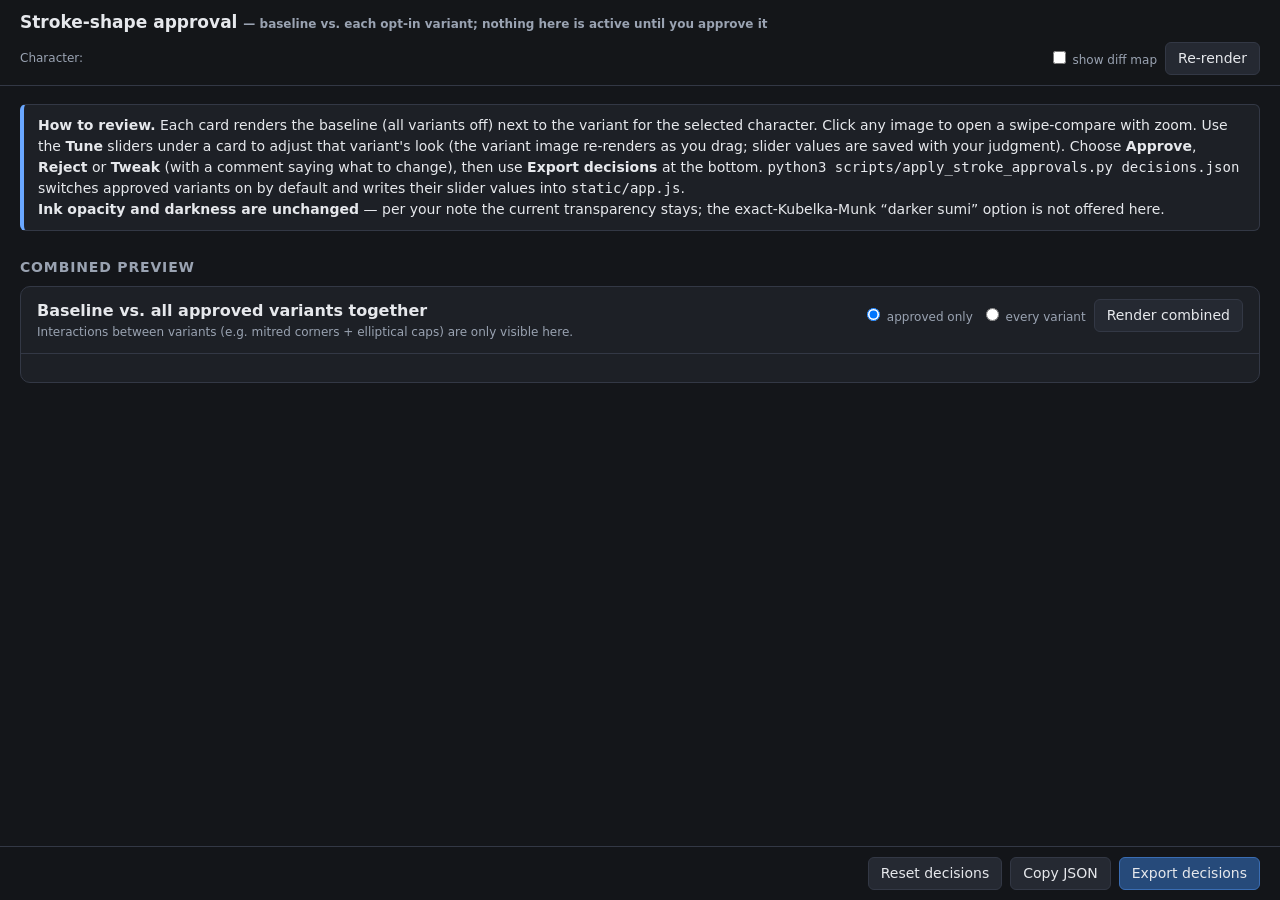
<file: scripts/stroke_approval_template.html>
<!DOCTYPE html>
<html lang="en">
<head>
<meta charset="utf-8">
<title>Stroke-shape approval</title>
<meta name="viewport" content="width=device-width, initial-scale=1">
<style>
  :root {
    --bg: #14161a; --panel: #1d2026; --panel2: #252932; --line: #333845; --text: #e6e8ec; --muted: #9aa3b2;
    --ok: #3fb97a; --no: #e0605e; --tweak: #e0a93f; --accent: #6aa7ff; --paper: #f4efe3;
  }
  * { box-sizing: border-box; }
  body { margin: 0; background: var(--bg); color: var(--text); font: 14px/1.5 system-ui, -apple-system, "Segoe UI", sans-serif; }
  header { position: sticky; top: 0; z-index: 20; background: rgba(20,22,26,.96); border-bottom: 1px solid var(--line); padding: 10px 20px; }
  header h1 { margin: 0 0 6px; font-size: 17px; font-weight: 600; }
  .row { display: flex; flex-wrap: wrap; gap: 8px; align-items: center; }
  .chip { border: 1px solid var(--line); background: var(--panel); color: var(--text); border-radius: 6px; padding: 3px 10px; cursor: pointer; font-size: 18px; line-height: 1.4; }
  .chip.active { border-color: var(--accent); background: #22344d; }
  .small { font-size: 12px; color: var(--muted); }
  button, select, input[type=text], textarea { font: inherit; }
  button.btn { background: var(--panel2); color: var(--text); border: 1px solid var(--line); border-radius: 6px; padding: 5px 12px; cursor: pointer; }
  button.btn:hover { border-color: var(--accent); }
  button.btn.primary { background: #264a7a; border-color: #3a6db3; }
  main { max-width: 1280px; margin: 0 auto; padding: 18px 20px 120px; }
  .note { background: var(--panel); border: 1px solid var(--line); border-left: 4px solid var(--accent); border-radius: 6px; padding: 10px 14px; margin-bottom: 16px; }
  .card { background: var(--panel); border: 1px solid var(--line); border-radius: 10px; margin-bottom: 22px; overflow: hidden; }
  .card.ok { border-color: var(--ok); } .card.no { border-color: var(--no); } .card.tweak { border-color: var(--tweak); }
  .card-head { padding: 12px 16px; border-bottom: 1px solid var(--line); display: flex; justify-content: space-between; gap: 12px; align-items: flex-start; flex-wrap: wrap; }
  .card-head h2 { margin: 0; font-size: 16px; }
  .card-head .jp { color: var(--muted); font-size: 12px; }
  .status { font-size: 12px; padding: 2px 10px; border-radius: 99px; border: 1px solid var(--line); color: var(--muted); }
  .status.ok { color: var(--ok); border-color: var(--ok); } .status.no { color: var(--no); border-color: var(--no); } .status.tweak { color: var(--tweak); border-color: var(--tweak); }
  .card-body { display: grid; grid-template-columns: 360px 1fr; gap: 0; }
  @media (max-width: 1000px) { .card-body { grid-template-columns: 1fr; } }
  .info { padding: 14px 16px; border-right: 1px solid var(--line); font-size: 13px; }
  .info h4 { margin: 12px 0 2px; font-size: 11px; text-transform: uppercase; letter-spacing: .06em; color: var(--muted); }
  .info p { margin: 0; }
  .views { padding: 14px 16px; }
  .pair { display: grid; grid-template-columns: 1fr 1fr; gap: 12px; }
  .pair.three { grid-template-columns: 1fr 1fr 1fr; }
  .view { position: relative; background: var(--paper); border-radius: 6px; overflow: hidden; border: 1px solid var(--line); cursor: zoom-in; }
  .view canvas { display: block; width: 100%; height: auto; }
  .view .tag { position: absolute; left: 6px; top: 6px; background: rgba(0,0,0,.65); color: #fff; font-size: 11px; padding: 1px 8px; border-radius: 99px; pointer-events: none; }
  .view .busy { position: absolute; inset: 0; display: flex; align-items: center; justify-content: center; background: rgba(244,239,227,.85); color: #555; font-size: 13px; }
  .controls { display: flex; flex-wrap: wrap; gap: 14px; align-items: center; padding: 10px 16px; border-top: 1px solid var(--line); background: var(--panel2); }
  .controls label.radio { display: inline-flex; align-items: center; gap: 6px; cursor: pointer; padding: 4px 12px; border: 1px solid var(--line); border-radius: 6px; }
  .controls label.radio.ok.sel { background: rgba(63,185,122,.18); border-color: var(--ok); }
  .controls label.radio.no.sel { background: rgba(224,96,94,.18); border-color: var(--no); }
  .controls label.radio.tweak.sel { background: rgba(224,169,63,.18); border-color: var(--tweak); }
  .controls input[type=radio] { accent-color: var(--accent); }
  textarea { flex: 1 1 260px; min-height: 34px; background: var(--bg); color: var(--text); border: 1px solid var(--line); border-radius: 6px; padding: 5px 8px; resize: vertical; }
  footer { position: fixed; left: 0; right: 0; bottom: 0; background: rgba(20,22,26,.97); border-top: 1px solid var(--line); padding: 10px 20px; z-index: 30; }
  #modal { position: fixed; inset: 0; background: rgba(0,0,0,.88); z-index: 100; display: none; flex-direction: column; }
  #modal.open { display: flex; }
  #modalBar { padding: 8px 16px; display: flex; gap: 10px; align-items: center; border-bottom: 1px solid var(--line); }
  #modalScroll { flex: 1; overflow: auto; padding: 16px; }
  #cmp { position: relative; display: inline-block; background: var(--paper); user-select: none; }
  #cmp canvas { display: block; }
  #cmp .top { position: absolute; left: 0; top: 0; }
  #cmpLine { position: absolute; top: 0; bottom: 0; width: 2px; background: #ff5da2; pointer-events: none; }
  h3.sec { margin: 26px 0 8px; font-size: 14px; color: var(--muted); text-transform: uppercase; letter-spacing: .06em; }
  .stat { font-size: 12px; color: var(--muted); margin-top: 6px; }
  .tune { padding: 10px 16px 12px; border-top: 1px solid var(--line); }
  .tune-head { display: flex; align-items: center; gap: 10px; margin-bottom: 6px; font-size: 12px; color: var(--muted); text-transform: uppercase; letter-spacing: .06em; }
  .tune-head .mod { color: var(--tweak); text-transform: none; letter-spacing: 0; }
  .tune-grid { display: grid; grid-template-columns: repeat(auto-fill, minmax(330px, 1fr)); gap: 6px 22px; }
  .tune-row { display: grid; grid-template-columns: 1fr 150px 52px 22px; align-items: center; gap: 8px; font-size: 13px; }
  .tune-row input[type=range] { width: 100%; accent-color: var(--accent); }
  .tune-row .val { font-variant-numeric: tabular-nums; text-align: right; }
  .tune-row .val.changed { color: var(--tweak); font-weight: 600; }
  .tune-row button { background: none; border: 0; color: var(--muted); cursor: pointer; padding: 0; font-size: 14px; }
  .tune-row button:hover { color: var(--text); }
</style>
</head>
<body>
<header>
  <h1>Stroke-shape approval <span class="small">&mdash; baseline vs. each opt-in variant; nothing here is active until you approve it</span></h1>
  <div class="row">
    <span class="small">Character:</span>
    <span id="chars" class="row"></span>
    <span style="flex:1"></span>
    <label class="small"><input type="checkbox" id="showDiff"> show diff map</label>
    <button class="btn" id="rerender">Re-render</button>
  </div>
</header>

<main>
  <div class="note">
    <b>How to review.</b> Each card renders the baseline (all variants off) next to the variant for the selected character.
    Click any image to open a swipe-compare with zoom. Use the <b>Tune</b> sliders under a card to adjust that variant's look (the variant
    image re-renders as you drag; slider values are saved with your judgment). Choose <b>Approve</b>, <b>Reject</b> or <b>Tweak</b> (with a comment saying what to change),
    then use <b>Export decisions</b> at the bottom. <code>python3 scripts/apply_stroke_approvals.py decisions.json</code> switches approved variants on by default and writes their slider values into <code>static/app.js</code>.<br>
    <b>Ink opacity and darkness are unchanged</b> &mdash; per your note the current transparency stays; the exact-Kubelka-Munk &ldquo;darker sumi&rdquo; option is not offered here.
  </div>

  <div id="cards"></div>

  <h3 class="sec">Combined preview</h3>
  <div class="card" id="combined">
    <div class="card-head">
      <div><h2>Baseline vs. all <span id="combLabel">approved</span> variants together</h2>
        <div class="small">Interactions between variants (e.g. mitred corners + elliptical caps) are only visible here.</div></div>
      <div class="row">
        <label class="small"><input type="radio" name="combMode" value="approved" checked> approved only</label>
        <label class="small"><input type="radio" name="combMode" value="all"> every variant</label>
        <button class="btn" id="renderCombined">Render combined</button>
      </div>
    </div>
    <div class="views"><div class="pair" id="combPair"></div></div>
  </div>
</main>

<footer>
  <div class="row">
    <span id="summary" class="small"></span>
    <span style="flex:1"></span>
    <button class="btn" id="resetAll">Reset decisions</button>
    <button class="btn" id="copyJson">Copy JSON</button>
    <button class="btn primary" id="downloadJson">Export decisions</button>
  </div>
</footer>

<div id="modal">
  <div id="modalBar">
    <b id="modalTitle"></b>
    <span class="small">drag the pink line or move the slider &middot; left = baseline, right = variant</span>
    <span style="flex:1"></span>
    <label class="small">zoom <select id="zoom"><option value="0.5">50%</option><option value="1" selected>100%</option><option value="2">200%</option><option value="3">300%</option></select></label>
    <label class="small">split <input type="range" id="split" min="0" max="100" value="50"></label>
    <button class="btn" id="closeModal">Close (Esc)</button>
  </div>
  <div id="modalScroll"><div id="cmp"><canvas id="cmpA"></canvas><canvas id="cmpB" class="top"></canvas><div id="cmpLine"></div></div></div>
</div>

<script>/*__APP_JS__*/</script>
<script>
(function () {
  "use strict";
  const DATA = /*__DATA__*/null;
  const STORE = "strokeApproval.v1";
  const PAPER = "#f4efe3";
  const VARIANT_IDS = DATA.variants.map(v => v.id);

  const saved = (() => { try { return JSON.parse(localStorage.getItem(STORE) || "{}"); } catch (e) { return {}; } })();
  const state = {
    char: saved.char && DATA.strokes[saved.char] ? saved.char : DATA.chars[0],
    decisions: saved.decisions || {},
    params: saved.params || {}      // variant id -> { key: value } slider overrides
  };

  /* ---------- tunable parameters ---------- */
  const TUNING = (typeof STROKE_VARIANT_TUNING === "object" && STROKE_VARIANT_TUNING) ? STROKE_VARIANT_TUNING : {};
  const DEFAULTS = {};
  for (const [id, obj] of Object.entries(TUNING)) DEFAULTS[id] = { ...obj };
  // Drop stale saved keys that no longer exist in app.js
  for (const id of Object.keys(state.params)) {
    if (!DEFAULTS[id]) { delete state.params[id]; continue; }
    for (const k of Object.keys(state.params[id])) if (!(k in DEFAULTS[id])) delete state.params[id][k];
  }
  function currentParams(id) { return { ...(DEFAULTS[id] || {}), ...(state.params[id] || {}) }; }
  function applyParams() { for (const [id, obj] of Object.entries(TUNING)) Object.assign(obj, currentParams(id)); }
  function restoreParams() { for (const [id, obj] of Object.entries(TUNING)) Object.assign(obj, DEFAULTS[id]); }
  function paramsKey(flags) {
    return VARIANT_IDS.filter(id => flags[id] && state.params[id] && Object.keys(state.params[id]).length)
      .map(id => id + ":" + Object.keys(state.params[id]).sort().map(k => k + "=" + state.params[id][k]).join(",")).join(";");
  }
  function persist() { localStorage.setItem(STORE, JSON.stringify(state)); }

  /* ---------- rendering ---------- */
  const cache = new Map();   // key -> canvas (792x792)
  function flagKey(flags) { return VARIANT_IDS.map(id => flags[id] ? "1" : "0").join(""); }

  function renderChar(ch, flags) {
    const key = ch + "|" + flagKey(flags) + "|" + paramsKey(flags);
    if (cache.has(key)) return cache.get(key);
    const canvas = document.createElement("canvas");
    canvas.width = 792; canvas.height = 792;
    const ctx = canvas.getContext("2d", { willReadFrequently: true });
    ctx.fillStyle = PAPER; ctx.fillRect(0, 0, 792, 792);
    const prev = {};
    for (const k of Object.keys(STROKE_VARIANTS)) { prev[k] = STROKE_VARIANTS[k]; STROKE_VARIANTS[k] = !!flags[k]; }
    applyParams();
    try {
      const strokes = DATA.strokes[ch];
      strokes.forEach((s, i) => {
        const compiled = compileStrokePhysics({ d: s.d, type: s.type || "", component: s.component || "", index: i + 1 }, 0, 0, 792, strokes.length);
        if (compiled) renderFullCompiledStroke(ctx, compiled, { toneMode: "sumi", opacity: 1.0 });
      });
    } finally {
      for (const k of Object.keys(prev)) STROKE_VARIANTS[k] = prev[k];
      restoreParams();
    }
    if (cache.size > 160) cache.delete(cache.keys().next().value);
    cache.set(key, canvas);
    return canvas;
  }

  function diffCanvas(a, b) {
    const out = document.createElement("canvas");
    out.width = 792; out.height = 792;
    const octx = out.getContext("2d");
    const da = a.getContext("2d").getImageData(0, 0, 792, 792).data;
    const db = b.getContext("2d").getImageData(0, 0, 792, 792).data;
    const img = octx.createImageData(792, 792);
    let changed = 0, ink = 0;
    for (let i = 0; i < da.length; i += 4) {
      const d = Math.max(Math.abs(da[i] - db[i]), Math.abs(da[i + 1] - db[i + 1]), Math.abs(da[i + 2] - db[i + 2]));
      const lum = 0.3 * da[i] + 0.59 * da[i + 1] + 0.11 * da[i + 2];
      if (lum < 200) ink++;
      const base = 255 - Math.round((255 - lum) * 0.25);
      if (d > 12) {
        changed++;
        const t = Math.min(1, d / 120);
        img.data[i] = 255; img.data[i + 1] = Math.round(base * (1 - 0.85 * t)); img.data[i + 2] = Math.round(base * (1 - 0.6 * t)); img.data[i + 3] = 255;
      } else {
        img.data[i] = img.data[i + 1] = img.data[i + 2] = base; img.data[i + 3] = 255;
      }
    }
    octx.putImageData(img, 0, 0);
    out._stat = { changed, ink };
    return out;
  }

  /* ---------- UI construction ---------- */
  const el = (tag, attrs = {}, ...kids) => {
    const n = document.createElement(tag);
    for (const [k, v] of Object.entries(attrs)) {
      if (k === "class") n.className = v; else if (k === "html") n.innerHTML = v; else if (k.startsWith("on")) n.addEventListener(k.slice(2), v); else n.setAttribute(k, v);
    }
    for (const kid of kids) if (kid != null) n.append(kid);
    return n;
  };

  function makeView(label) {
    const wrap = el("div", { class: "view" });
    const holder = el("div");
    wrap.append(holder, el("div", { class: "tag" }, label));
    wrap._holder = holder;
    wrap._busy = el("div", { class: "busy" }, "rendering\u2026");
    wrap.append(wrap._busy);
    return wrap;
  }
  function setCanvas(view, canvas) {
    view._holder.replaceChildren(canvas.cloneNode(false));
    const dst = view._holder.firstChild;
    dst.width = canvas.width; dst.height = canvas.height;
    dst.getContext("2d").drawImage(canvas, 0, 0);
    view._busy.style.display = "none";
  }

  const cardRefs = {};
  function buildCards() {
    const host = document.getElementById("cards");
    host.replaceChildren();
    for (const v of DATA.variants) {
      const base = makeView("baseline");
      const alt = makeView("variant");
      const diff = makeView("changed pixels");
      diff.style.display = "none";
      const pair = el("div", { class: "pair" }, base, alt, diff);
      const stat = el("div", { class: "stat" });
      const status = el("span", { class: "status" }, "undecided");

      const decisionEls = {};
      const controls = el("div", { class: "controls" });
      for (const [val, label, cls] of [["ok", "Approve", "ok"], ["tweak", "Tweak\u2026", "tweak"], ["no", "Reject", "no"]]) {
        const input = el("input", { type: "radio", name: "dec-" + v.id, value: val });
        const lab = el("label", { class: "radio " + cls }, input, label);
        input.addEventListener("change", () => setDecision(v.id, val, null));
        decisionEls[val] = { input, lab };
        controls.append(lab);
      }
      const comment = el("textarea", { placeholder: "Comment / what to tweak (optional)\u2026", rows: "1" });
      comment.addEventListener("input", () => setDecision(v.id, null, comment.value));
      controls.append(comment);

      const tune = v.params && v.params.length && DEFAULTS[v.id] ? buildTunePanel(v) : null;

      const info = el("div", { class: "info" },
        el("p", {}, v.summary),
        el("h4", {}, "Why (source)"), el("p", {}, v.why),
        el("h4", {}, "Affects"), el("p", {}, v.affects),
        el("h4", {}, "Trade-off"), el("p", {}, v.risk),
        el("h4", {}, "Look at"), el("p", {}, v.look_for));
      const views = el("div", { class: "views" }, pair, stat);
      const card = el("div", { class: "card", id: "card-" + v.id },
        el("div", { class: "card-head" },
          el("div", {}, el("h2", {}, v.title), el("div", { class: "jp" }, v.jp + "  \u00b7  flag: " + v.id)), status),
        el("div", { class: "card-body" }, info, views), tune ? tune.panel : null, controls);
      host.append(card);

      for (const view of [base, alt, diff]) {
        view.addEventListener("click", () => openCompare(v));
      }
      cardRefs[v.id] = { card, base, alt, diff, stat, status, decisionEls, comment, tune };
    }
    refreshDecisionUI();
    for (const v of DATA.variants) refreshTuneUI(v.id);
  }

  function fmt(x, step) {
    const dec = String(step).includes(".") ? String(step).split(".")[1].length : 0;
    return Number(x).toFixed(Math.min(4, dec));
  }
  function buildTunePanel(v) {
    const mod = el("span", { class: "mod" });
    const resetBtn = el("button", { class: "btn", type: "button" }, "Reset to defaults");
    const grid = el("div", { class: "tune-grid" });
    const rows = {};
    for (const p of v.params) {
      if (!(p.key in DEFAULTS[v.id])) continue;
      const range = el("input", { type: "range", min: String(p.min), max: String(p.max), step: String(p.step) });
      const val = el("span", { class: "val" });
      const undo = el("button", { type: "button", title: "reset this slider" }, "\u21ba");
      const row = el("div", { class: "tune-row" }, el("span", {}, p.label), range, val, undo);
      range.addEventListener("input", () => setParam(v.id, p.key, parseFloat(range.value)));
      undo.addEventListener("click", () => setParam(v.id, p.key, null));
      rows[p.key] = { p, range, val };
      grid.append(row);
    }
    resetBtn.addEventListener("click", () => { delete state.params[v.id]; persist(); refreshTuneUI(v.id); scheduleVariantRender(v); });
    const panel = el("div", { class: "tune" },
      el("div", { class: "tune-head" }, el("span", {}, "Tune"), mod, el("span", { style: "flex:1" }), resetBtn), grid);
    return { panel, rows, mod };
  }
  function setParam(id, key, value) {
    const def = DEFAULTS[id][key];
    const cur = state.params[id] || {};
    if (value === null || Math.abs(value - def) < 1e-9) delete cur[key]; else cur[key] = value;
    if (Object.keys(cur).length) state.params[id] = cur; else delete state.params[id];
    persist();
    refreshTuneUI(id);
    scheduleVariantRender(DATA.variants.find(x => x.id === id));
  }
  function refreshTuneUI(id) {
    const ref = cardRefs[id];
    if (!ref || !ref.tune) return;
    const cur = currentParams(id);
    let n = 0;
    for (const [k, r] of Object.entries(ref.tune.rows)) {
      const changed = state.params[id] && k in state.params[id];
      if (changed) n++;
      if (document.activeElement !== r.range) r.range.value = String(cur[k]);
      r.val.textContent = fmt(cur[k], r.p.step);
      r.val.classList.toggle("changed", !!changed);
      r.val.title = "default " + fmt(DEFAULTS[id][k], r.p.step);
    }
    ref.tune.mod.textContent = n ? `${n} slider${n > 1 ? "s" : ""} changed from the app.js defaults` : "";
  }
  const variantTimers = {};
  function scheduleVariantRender(v) {
    clearTimeout(variantTimers[v.id]);
    cardRefs[v.id].alt._busy.style.display = "flex";
    variantTimers[v.id] = setTimeout(() => renderVariant(v, state.char), 220);
  }

  function setDecision(id, decision, comment) {
    const d = state.decisions[id] || { decision: null, comment: "" };
    if (decision !== null) d.decision = decision;
    if (comment !== null) d.comment = comment;
    d.updated = new Date().toISOString();
    state.decisions[id] = d;
    persist();
    refreshDecisionUI();
  }

  function refreshDecisionUI() {
    let ok = 0, no = 0, tweak = 0;
    for (const v of DATA.variants) {
      const ref = cardRefs[v.id];
      const d = state.decisions[v.id] || {};
      for (const [val, o] of Object.entries(ref.decisionEls)) {
        o.input.checked = d.decision === val;
        o.lab.classList.toggle("sel", d.decision === val);
      }
      if (document.activeElement !== ref.comment) ref.comment.value = d.comment || "";
      ref.card.classList.remove("ok", "no", "tweak");
      ref.status.className = "status";
      ref.status.textContent = "undecided";
      if (d.decision) {
        ref.card.classList.add(d.decision); ref.status.classList.add(d.decision);
        ref.status.textContent = { ok: "approved", no: "rejected", tweak: "needs tweak" }[d.decision];
      }
      if (d.decision === "ok") ok++; else if (d.decision === "no") no++; else if (d.decision === "tweak") tweak++;
    }
    const undecided = DATA.variants.length - ok - no - tweak;
    document.getElementById("summary").textContent = `${ok} approved \u00b7 ${tweak} to tweak \u00b7 ${no} rejected \u00b7 ${undecided} undecided`;
  }

  /* ---------- rendering queue ---------- */
  let renderToken = 0;
  function renderAll() {
    const token = ++renderToken;
    const ch = state.char;
    const showDiff = document.getElementById("showDiff").checked;
    const jobs = [];
    const baseFlags = {};
    jobs.push(() => {
      const c = renderChar(ch, baseFlags);
      for (const v of DATA.variants) setCanvas(cardRefs[v.id].base, c);
    });
    for (const v of DATA.variants) jobs.push(() => renderVariant(v, ch));
    for (const v of DATA.variants) {
      for (const k of ["base", "alt", "diff"]) cardRefs[v.id][k]._busy.style.display = "flex";
    }
    (function step(i) {
      if (token !== renderToken || i >= jobs.length) return;
      setTimeout(() => { if (token !== renderToken) return; jobs[i](); step(i + 1); }, 20);
    })(0);
  }

  function renderVariant(v, ch) {
    const showDiff = document.getElementById("showDiff").checked;
    const c = renderChar(ch, { [v.id]: true });
    const ref = cardRefs[v.id];
    setCanvas(ref.alt, c);
    const base = renderChar(ch, {});
    const dc = diffCanvas(base, c);
    ref.diff.style.display = showDiff ? "" : "none";
    setCanvas(ref.diff, dc);
    const pct = dc._stat.ink ? (100 * dc._stat.changed / dc._stat.ink) : 0;
    ref.stat.textContent = `${dc._stat.changed.toLocaleString()} pixels differ (${pct.toFixed(1)}% of the ink area) for ${ch}`;
  }

  /* ---------- combined ---------- */
  function renderCombined() {
    const mode = document.querySelector("input[name=combMode]:checked").value;
    const flags = {};
    for (const v of DATA.variants) flags[v.id] = mode === "all" ? true : ((state.decisions[v.id] || {}).decision === "ok");
    const pair = document.getElementById("combPair");
    pair.replaceChildren();
    const base = makeView("baseline"); const comb = makeView(mode === "all" ? "all variants" : "approved variants");
    pair.append(base, comb);
    for (const view of [base, comb]) view.addEventListener("click", () => openCompareFlags("Combined", {}, flags));
    document.getElementById("combLabel").textContent = mode === "all" ? "enabled" : "approved";
    setTimeout(() => { setCanvas(base, renderChar(state.char, {})); setTimeout(() => setCanvas(comb, renderChar(state.char, flags)), 20); }, 20);
  }

  /* ---------- compare modal ---------- */
  const modal = document.getElementById("modal");
  const cmpA = document.getElementById("cmpA"), cmpB = document.getElementById("cmpB"), cmpLine = document.getElementById("cmpLine");
  const split = document.getElementById("split"), zoom = document.getElementById("zoom");
  function applyCompareLayout() {
    const z = parseFloat(zoom.value);
    const size = Math.round(792 * z);
    for (const c of [cmpA, cmpB]) { c.style.width = size + "px"; c.style.height = size + "px"; }
    const frac = split.value / 100;
    cmpB.style.clipPath = `inset(0 0 0 ${frac * 100}%)`;
    cmpLine.style.left = (frac * size) + "px";
  }
  function showCompare(title, flagsA, flagsB) {
    document.getElementById("modalTitle").textContent = title + " \u2014 " + state.char;
    for (const [dst, flags] of [[cmpA, flagsA], [cmpB, flagsB]]) {
      const c = renderChar(state.char, flags);
      dst.width = 792; dst.height = 792;
      dst.getContext("2d").drawImage(c, 0, 0);
    }
    applyCompareLayout();
    modal.classList.add("open");
  }
  function openCompare(v) { showCompare(v.title, {}, { [v.id]: true }); }
  function openCompareFlags(title, a, b) { showCompare(title, a, b); }
  split.addEventListener("input", applyCompareLayout);
  zoom.addEventListener("change", applyCompareLayout);
  document.getElementById("cmp").addEventListener("mousemove", (e) => {
    if (e.buttons !== 1) return;
    const r = document.getElementById("cmp").getBoundingClientRect();
    split.value = Math.max(0, Math.min(100, ((e.clientX - r.left) / r.width) * 100));
    applyCompareLayout();
  });
  document.getElementById("cmp").addEventListener("mousedown", (e) => {
    const r = document.getElementById("cmp").getBoundingClientRect();
    split.value = Math.max(0, Math.min(100, ((e.clientX - r.left) / r.width) * 100));
    applyCompareLayout();
  });
  function closeModal() { modal.classList.remove("open"); }
  document.getElementById("closeModal").addEventListener("click", closeModal);
  document.addEventListener("keydown", (e) => { if (e.key === "Escape") closeModal(); });

  /* ---------- export ---------- */
  function exportPayload() {
    const out = {
      generated: new Date().toISOString(),
      note: "Variant decisions for static/app.js STROKE_VARIANTS. decision: ok | tweak | no. params = slider values (STROKE_VARIANT_TUNING) at export time.",
      decisions: {}
    };
    for (const v of DATA.variants) {
      const d = state.decisions[v.id];
      out.decisions[v.id] = { decision: d && d.decision ? d.decision : "undecided", comment: d ? (d.comment || "") : "" };
      if (DEFAULTS[v.id]) {
        const cur = currentParams(v.id);
        const shown = (v.params || []).map(p => p.key).filter(k => k in cur);
        out.decisions[v.id].params = Object.fromEntries(shown.map(k => [k, cur[k]]));
        out.decisions[v.id].changed_params = Object.keys(state.params[v.id] || {});
      }
    }
    return out;
  }
  document.getElementById("downloadJson").addEventListener("click", () => {
    const blob = new Blob([JSON.stringify(exportPayload(), null, 2)], { type: "application/json" });
    const a = el("a", { href: URL.createObjectURL(blob), download: "decisions.json" });
    document.body.append(a); a.click(); a.remove();
  });
  document.getElementById("copyJson").addEventListener("click", async () => {
    const text = JSON.stringify(exportPayload(), null, 2);
    try { await navigator.clipboard.writeText(text); } catch (e) { window.prompt("Copy the JSON:", text); }
  });
  document.getElementById("resetAll").addEventListener("click", () => {
    if (!confirm("Clear every decision and comment?")) return;
    state.decisions = {}; persist(); refreshDecisionUI();
  });

  /* ---------- header ---------- */
  const charsHost = document.getElementById("chars");
  for (const ch of DATA.chars) {
    if (!DATA.strokes[ch]) continue;
    const b = el("button", { class: "chip" + (ch === state.char ? " active" : ""), type: "button" }, ch);
    b.addEventListener("click", () => {
      state.char = ch; persist();
      for (const c of charsHost.children) c.classList.toggle("active", c.textContent === ch);
      renderAll();
    });
    charsHost.append(b);
  }
  document.getElementById("showDiff").addEventListener("change", () => {
    const on = document.getElementById("showDiff").checked;
    for (const v of DATA.variants) cardRefs[v.id].diff.style.display = on ? "" : "none";
    for (const row of document.querySelectorAll(".card .pair")) row.classList.toggle("three", on);
  });
  document.getElementById("rerender").addEventListener("click", () => { cache.clear(); renderAll(); });
  document.getElementById("renderCombined").addEventListener("click", renderCombined);

  buildCards();
  renderAll();
})();
</script>
</body>
</html>
</file>
